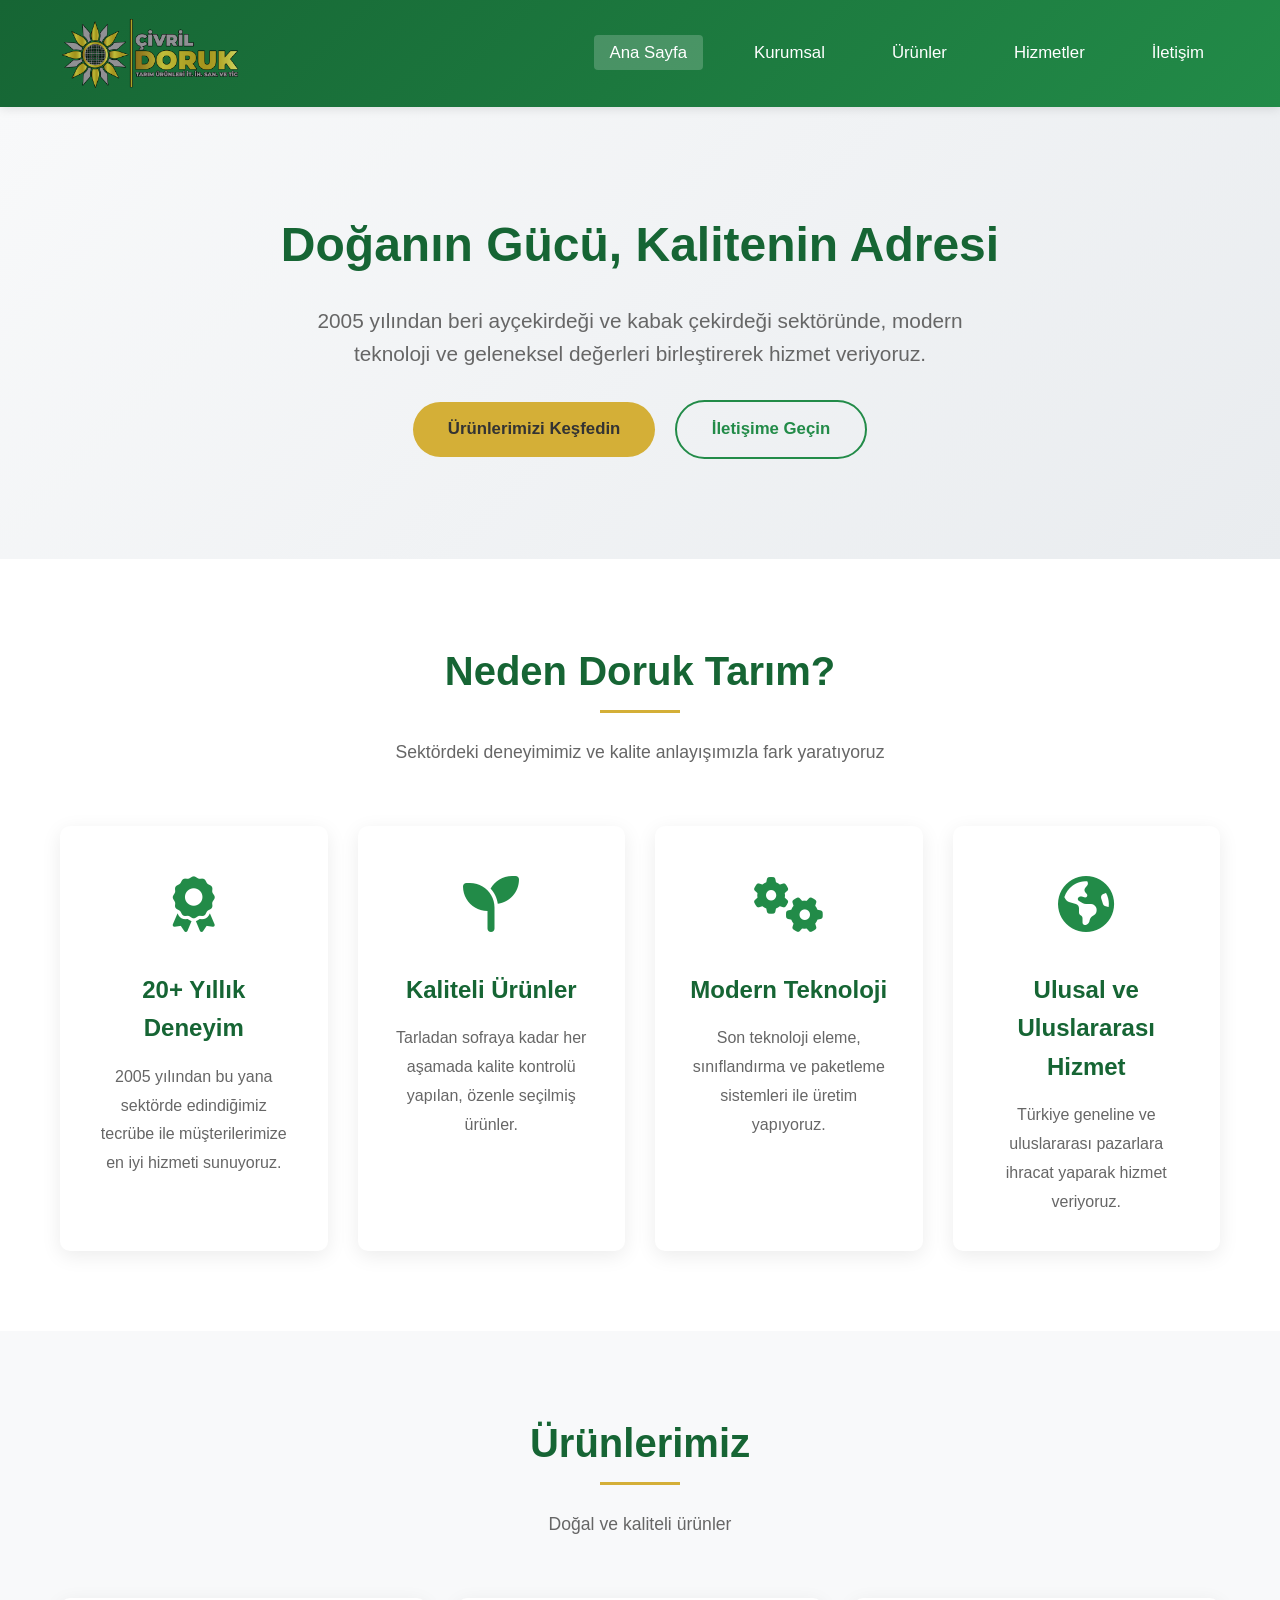
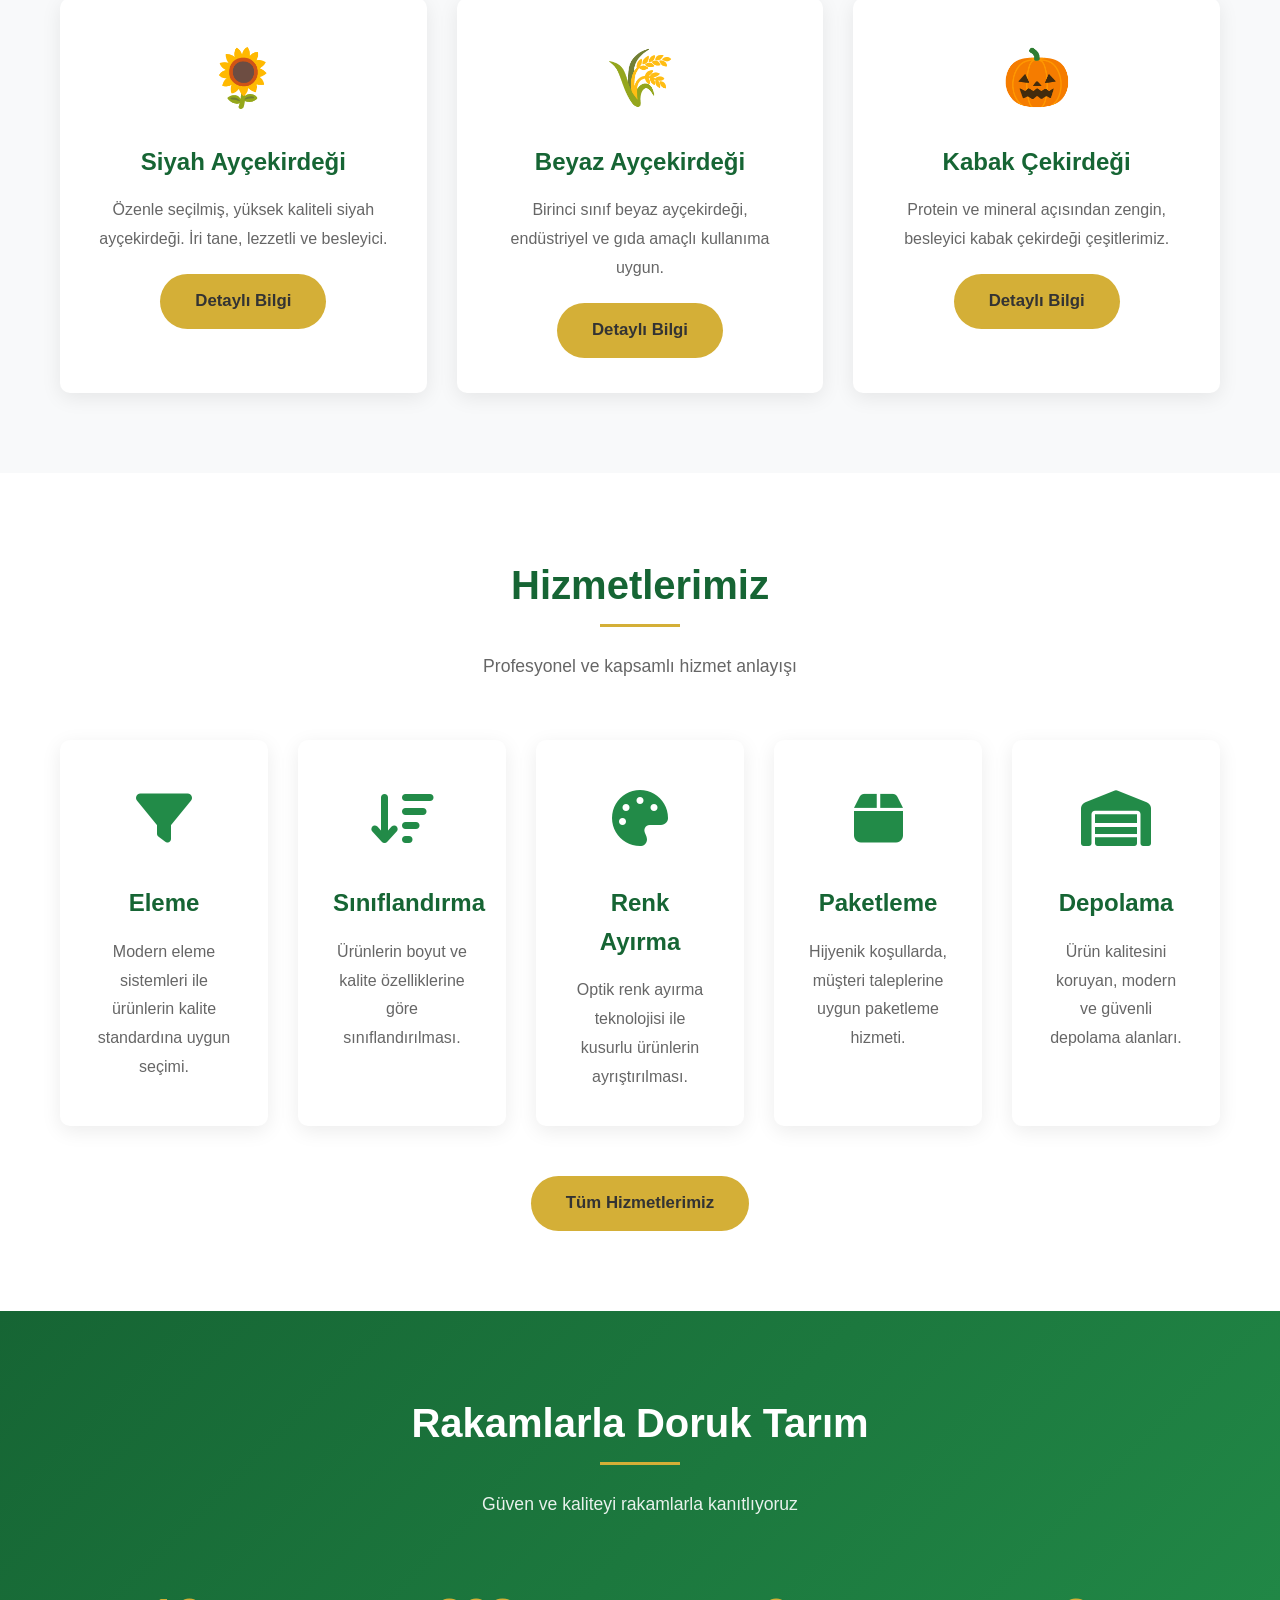
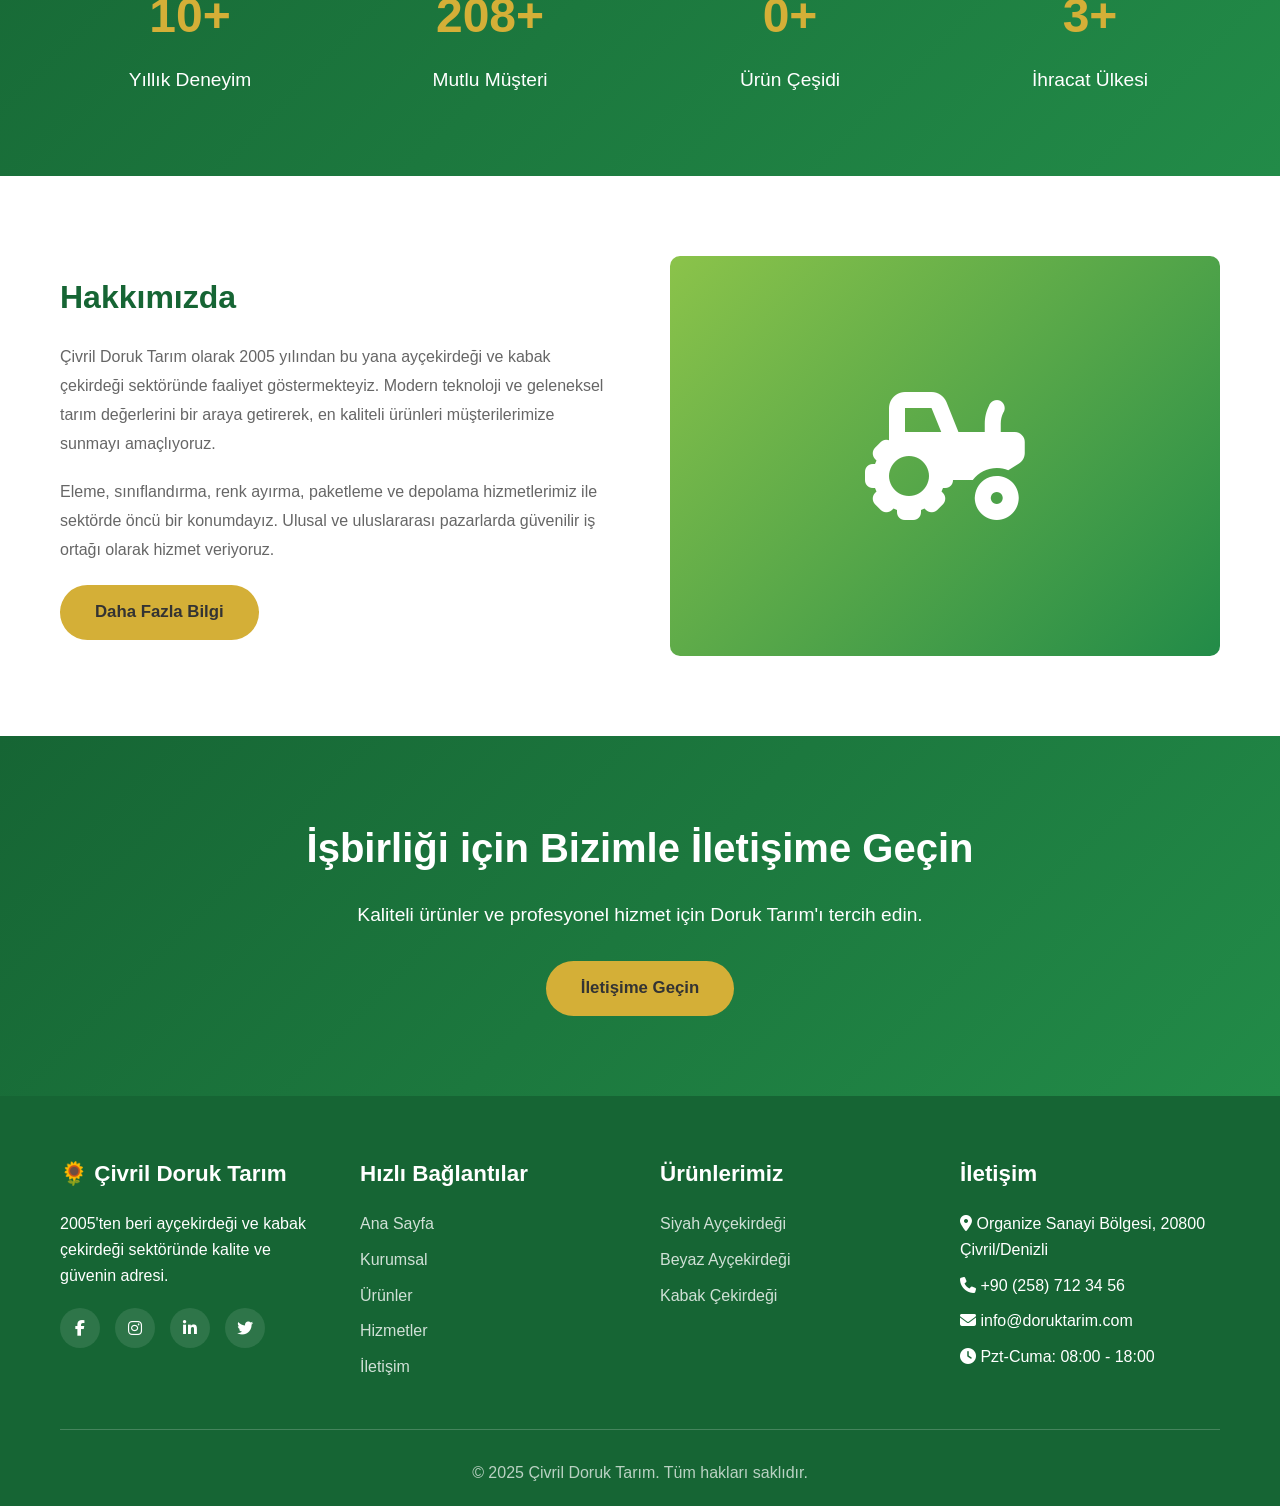
<file: index.html>
<!DOCTYPE html>
<html lang="tr">
<head>
    <meta charset="UTF-8">
    <meta name="viewport" content="width=device-width, initial-scale=1.0">
    <meta name="description" content="Çivril Doruk Tarım - Siyah ve Beyaz Ayçekirdeği, Kabak Çekirdeği üretimi ve işleme hizmetleri">
    <meta name="keywords" content="ayçekirdeği, kabak çekirdeği, tarım, Çivril, eleme, sınıflandırma, paketleme">
    <title>Çivril Doruk Tarım - Ana Sayfa</title>
    <link rel="icon" type="image/png" href="images/icon-doruk.png">
    <link rel="stylesheet" href="css/style.css">
    <link rel="stylesheet" href="https://cdnjs.cloudflare.com/ajax/libs/font-awesome/6.4.0/css/all.min.css">
</head>
<body>
    <!-- Header -->
    <header>
        <div class="container">
            <div class="header-content">
                <div class="logo">
                    <a href="index.html">
                        <img src="images/Doruk-logo.png" alt="Çivril Doruk Tarım Logo">
                    </a>
                </div>
                <nav>
                    <ul id="navMenu">
                        <li><a href="index.html" class="active">Ana Sayfa</a></li>
                        <li><a href="kurumsal.html">Kurumsal</a></li>
                        <li><a href="urunler.html">Ürünler</a></li>
                        <li><a href="hizmetler.html">Hizmetler</a></li>
                        <li><a href="iletisim.html">İletişim</a></li>
                    </ul>
                </nav>
                <button class="mobile-menu-toggle" onclick="toggleMenu()">
                    <i class="fas fa-bars"></i>
                </button>
            </div>
        </div>
    </header>

    <!-- Hero Section -->
    <section class="hero">
        <div class="container">
            <h2>Doğanın Gücü, Kalitenin Adresi</h2>
            <p>2005 yılından beri ayçekirdeği ve kabak çekirdeği sektöründe, modern teknoloji ve geleneksel değerleri birleştirerek hizmet veriyoruz.</p>
            <a href="urunler.html" class="btn">Ürünlerimizi Keşfedin</a>
            <a href="iletisim.html" class="btn btn-secondary">İletişime Geçin</a>
        </div>
    </section>

    <!-- Features Section -->
    <section>
        <div class="container">
            <div class="section-title">
                <h2>Neden Doruk Tarım?</h2>
                <p>Sektördeki deneyimimiz ve kalite anlayışımızla fark yaratıyoruz</p>
            </div>
            <div class="features-grid">
                <div class="feature-card">
                    <div class="feature-icon">
                        <i class="fas fa-award"></i>
                    </div>
                    <h3>20+ Yıllık Deneyim</h3>
                    <p>2005 yılından bu yana sektörde edindiğimiz tecrübe ile müşterilerimize en iyi hizmeti sunuyoruz.</p>
                </div>
                <div class="feature-card">
                    <div class="feature-icon">
                        <i class="fas fa-seedling"></i>
                    </div>
                    <h3>Kaliteli Ürünler</h3>
                    <p>Tarladan sofraya kadar her aşamada kalite kontrolü yapılan, özenle seçilmiş ürünler.</p>
                </div>
                <div class="feature-card">
                    <div class="feature-icon">
                        <i class="fas fa-cogs"></i>
                    </div>
                    <h3>Modern Teknoloji</h3>
                    <p>Son teknoloji eleme, sınıflandırma ve paketleme sistemleri ile üretim yapıyoruz.</p>
                </div>
                <div class="feature-card">
                    <div class="feature-icon">
                        <i class="fas fa-globe-americas"></i>
                    </div>
                    <h3>Ulusal ve Uluslararası Hizmet</h3>
                    <p>Türkiye geneline ve uluslararası pazarlara ihracat yaparak hizmet veriyoruz.</p>
                </div>
            </div>
        </div>
    </section>

    <!-- Products Preview Section -->
    <section style="background-color: var(--bg-light);">
        <div class="container">
            <div class="section-title">
                <h2>Ürünlerimiz</h2>
                <p>Doğal ve kaliteli ürünler</p>
            </div>
            <div class="products-grid">
                <div class="product-card">
                    <div class="product-icon">🌻</div>
                    <h3>Siyah Ayçekirdeği</h3>
                    <p>Özenle seçilmiş, yüksek kaliteli siyah ayçekirdeği. İri tane, lezzetli ve besleyici.</p>
                    <a href="urunler.html" class="btn" style="margin-top: 20px;">Detaylı Bilgi</a>
                </div>
                <div class="product-card">
                    <div class="product-icon">🌾</div>
                    <h3>Beyaz Ayçekirdeği</h3>
                    <p>Birinci sınıf beyaz ayçekirdeği, endüstriyel ve gıda amaçlı kullanıma uygun.</p>
                    <a href="urunler.html" class="btn" style="margin-top: 20px;">Detaylı Bilgi</a>
                </div>
                <div class="product-card">
                    <div class="product-icon">🎃</div>
                    <h3>Kabak Çekirdeği</h3>
                    <p>Protein ve mineral açısından zengin, besleyici kabak çekirdeği çeşitlerimiz.</p>
                    <a href="urunler.html" class="btn" style="margin-top: 20px;">Detaylı Bilgi</a>
                </div>
            </div>
        </div>
    </section>

    <!-- Services Preview Section -->
    <section>
        <div class="container">
            <div class="section-title">
                <h2>Hizmetlerimiz</h2>
                <p>Profesyonel ve kapsamlı hizmet anlayışı</p>
            </div>
            <div class="services-grid">
                <div class="service-card">
                    <div class="service-icon">
                        <i class="fas fa-filter"></i>
                    </div>
                    <h3>Eleme</h3>
                    <p>Modern eleme sistemleri ile ürünlerin kalite standardına uygun seçimi.</p>
                </div>
                <div class="service-card">
                    <div class="service-icon">
                        <i class="fas fa-sort-amount-down"></i>
                    </div>
                    <h3>Sınıflandırma</h3>
                    <p>Ürünlerin boyut ve kalite özelliklerine göre sınıflandırılması.</p>
                </div>
                <div class="service-card">
                    <div class="service-icon">
                        <i class="fas fa-palette"></i>
                    </div>
                    <h3>Renk Ayırma</h3>
                    <p>Optik renk ayırma teknolojisi ile kusurlu ürünlerin ayrıştırılması.</p>
                </div>
                <div class="service-card">
                    <div class="service-icon">
                        <i class="fas fa-box"></i>
                    </div>
                    <h3>Paketleme</h3>
                    <p>Hijyenik koşullarda, müşteri taleplerine uygun paketleme hizmeti.</p>
                </div>
                <div class="service-card">
                    <div class="service-icon">
                        <i class="fas fa-warehouse"></i>
                    </div>
                    <h3>Depolama</h3>
                    <p>Ürün kalitesini koruyan, modern ve güvenli depolama alanları.</p>
                </div>
            </div>
            <div style="text-align: center; margin-top: 50px;">
                <a href="hizmetler.html" class="btn">Tüm Hizmetlerimiz</a>
            </div>
        </div>
    </section>

    <!-- Stats Section -->
    <section class="stats">
        <div class="container">
            <div class="section-title" style="color: white;">
                <h2 style="color: white;">Rakamlarla Doruk Tarım</h2>
                <p style="color: rgba(255,255,255,0.9);">Güven ve kaliteyi rakamlarla kanıtlıyoruz</p>
            </div>
            <div class="stats-grid">
                <div class="stat-item">
                    <h3>20+</h3>
                    <p>Yıllık Deneyim</p>
                </div>
                <div class="stat-item">
                    <h3>500+</h3>
                    <p>Mutlu Müşteri</p>
                </div>
                <div class="stat-item">
                    <h3>3</h3>
                    <p>Ürün Çeşidi</p>
                </div>
                <div class="stat-item">
                    <h3>15+</h3>
                    <p>İhracat Ülkesi</p>
                </div>
            </div>
        </div>
    </section>

    <!-- About Preview Section -->
    <section>
        <div class="container">
            <div class="about-content">
                <div class="about-text">
                    <h3>Hakkımızda</h3>
                    <p>
                        Çivril Doruk Tarım olarak 2005 yılından bu yana ayçekirdeği ve kabak çekirdeği sektöründe
                        faaliyet göstermekteyiz. Modern teknoloji ve geleneksel tarım değerlerini bir araya getirerek,
                        en kaliteli ürünleri müşterilerimize sunmayı amaçlıyoruz.
                    </p>
                    <p>
                        Eleme, sınıflandırma, renk ayırma, paketleme ve depolama hizmetlerimiz ile sektörde
                        öncü bir konumdayız. Ulusal ve uluslararası pazarlarda güvenilir iş ortağı olarak
                        hizmet veriyoruz.
                    </p>
                    <a href="kurumsal.html" class="btn">Daha Fazla Bilgi</a>
                </div>
                <div class="about-image">
                    <i class="fas fa-tractor"></i>
                </div>
            </div>
        </div>
    </section>

    <!-- Call to Action -->
    <section style="background: linear-gradient(135deg, var(--primary-green) 0%, var(--secondary-green) 100%); color: white; text-align: center;">
        <div class="container">
            <h2 style="font-size: 2.5rem; margin-bottom: 20px; color: white;">İşbirliği için Bizimle İletişime Geçin</h2>
            <p style="font-size: 1.2rem; margin-bottom: 30px; max-width: 700px; margin-left: auto; margin-right: auto;">
                Kaliteli ürünler ve profesyonel hizmet için Doruk Tarım'ı tercih edin.
            </p>
            <a href="iletisim.html" class="btn">İletişime Geçin</a>
        </div>
    </section>

    <!-- Footer -->
    <footer>
        <div class="container">
            <div class="footer-content">
                <div class="footer-section">
                    <h3>🌻 Çivril Doruk Tarım</h3>
                    <p>2005'ten beri ayçekirdeği ve kabak çekirdeği sektöründe kalite ve güvenin adresi.</p>
                    <div class="social-links">
                        <a href="#" aria-label="Facebook"><i class="fab fa-facebook-f"></i></a>
                        <a href="#" aria-label="Instagram"><i class="fab fa-instagram"></i></a>
                        <a href="#" aria-label="LinkedIn"><i class="fab fa-linkedin-in"></i></a>
                        <a href="#" aria-label="Twitter"><i class="fab fa-twitter"></i></a>
                    </div>
                </div>
                <div class="footer-section">
                    <h3>Hızlı Bağlantılar</h3>
                    <ul>
                        <li><a href="index.html">Ana Sayfa</a></li>
                        <li><a href="kurumsal.html">Kurumsal</a></li>
                        <li><a href="urunler.html">Ürünler</a></li>
                        <li><a href="hizmetler.html">Hizmetler</a></li>
                        <li><a href="iletisim.html">İletişim</a></li>
                    </ul>
                </div>
                <div class="footer-section">
                    <h3>Ürünlerimiz</h3>
                    <ul>
                        <li><a href="urunler.html#siyah">Siyah Ayçekirdeği</a></li>
                        <li><a href="urunler.html#beyaz">Beyaz Ayçekirdeği</a></li>
                        <li><a href="urunler.html#kabak">Kabak Çekirdeği</a></li>
                    </ul>
                </div>
                <div class="footer-section">
                    <h3>İletişim</h3>
                    <ul>
                        <li><i class="fas fa-map-marker-alt"></i> Organize Sanayi Bölgesi, 20800 Çivril/Denizli</li>
                        <li><i class="fas fa-phone"></i> +90 (258) 712 34 56</li>
                        <li><i class="fas fa-envelope"></i> info@doruktarim.com</li>
                        <li><i class="fas fa-clock"></i> Pzt-Cuma: 08:00 - 18:00</li>
                    </ul>
                </div>
            </div>
            <div class="footer-bottom">
                <p>&copy; 2025 Çivril Doruk Tarım. Tüm hakları saklıdır.</p>
            </div>
        </div>
    </footer>

    <script src="js/main.js"></script>
</body>
</html>
</file>
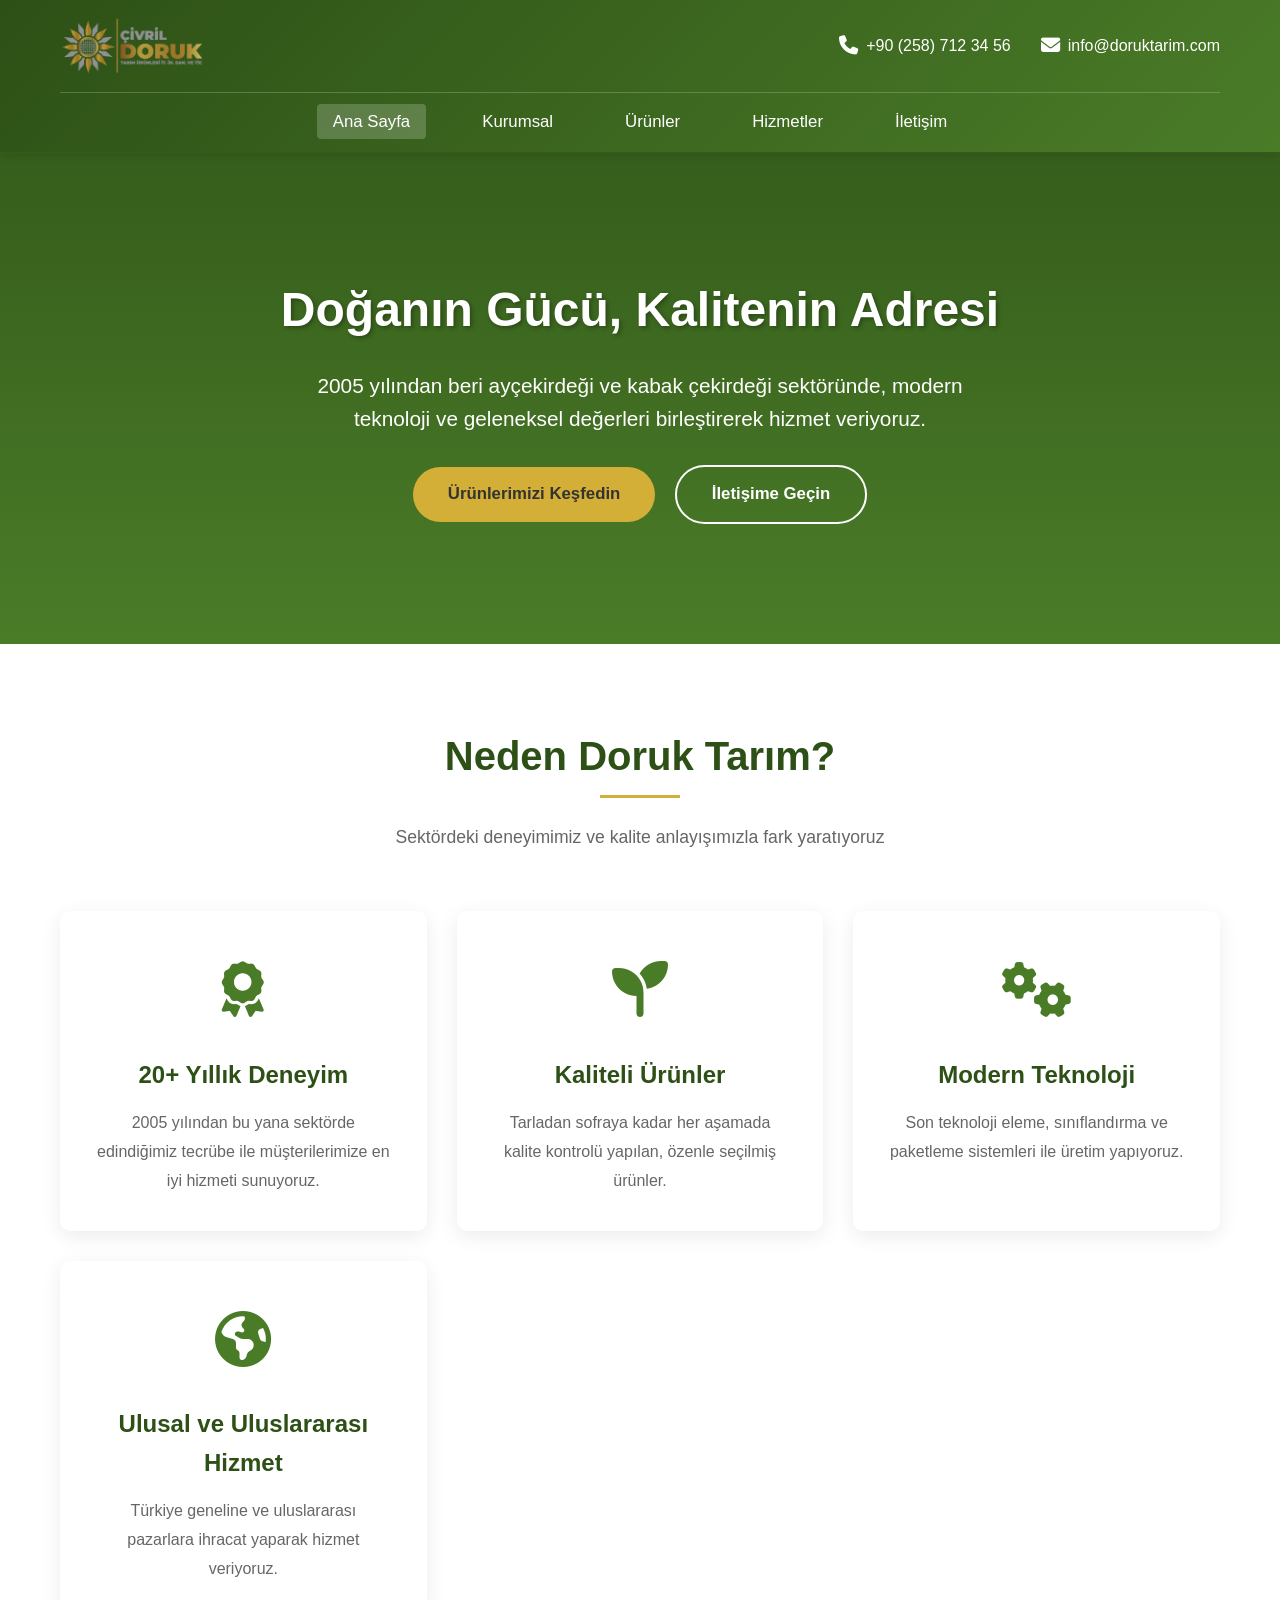
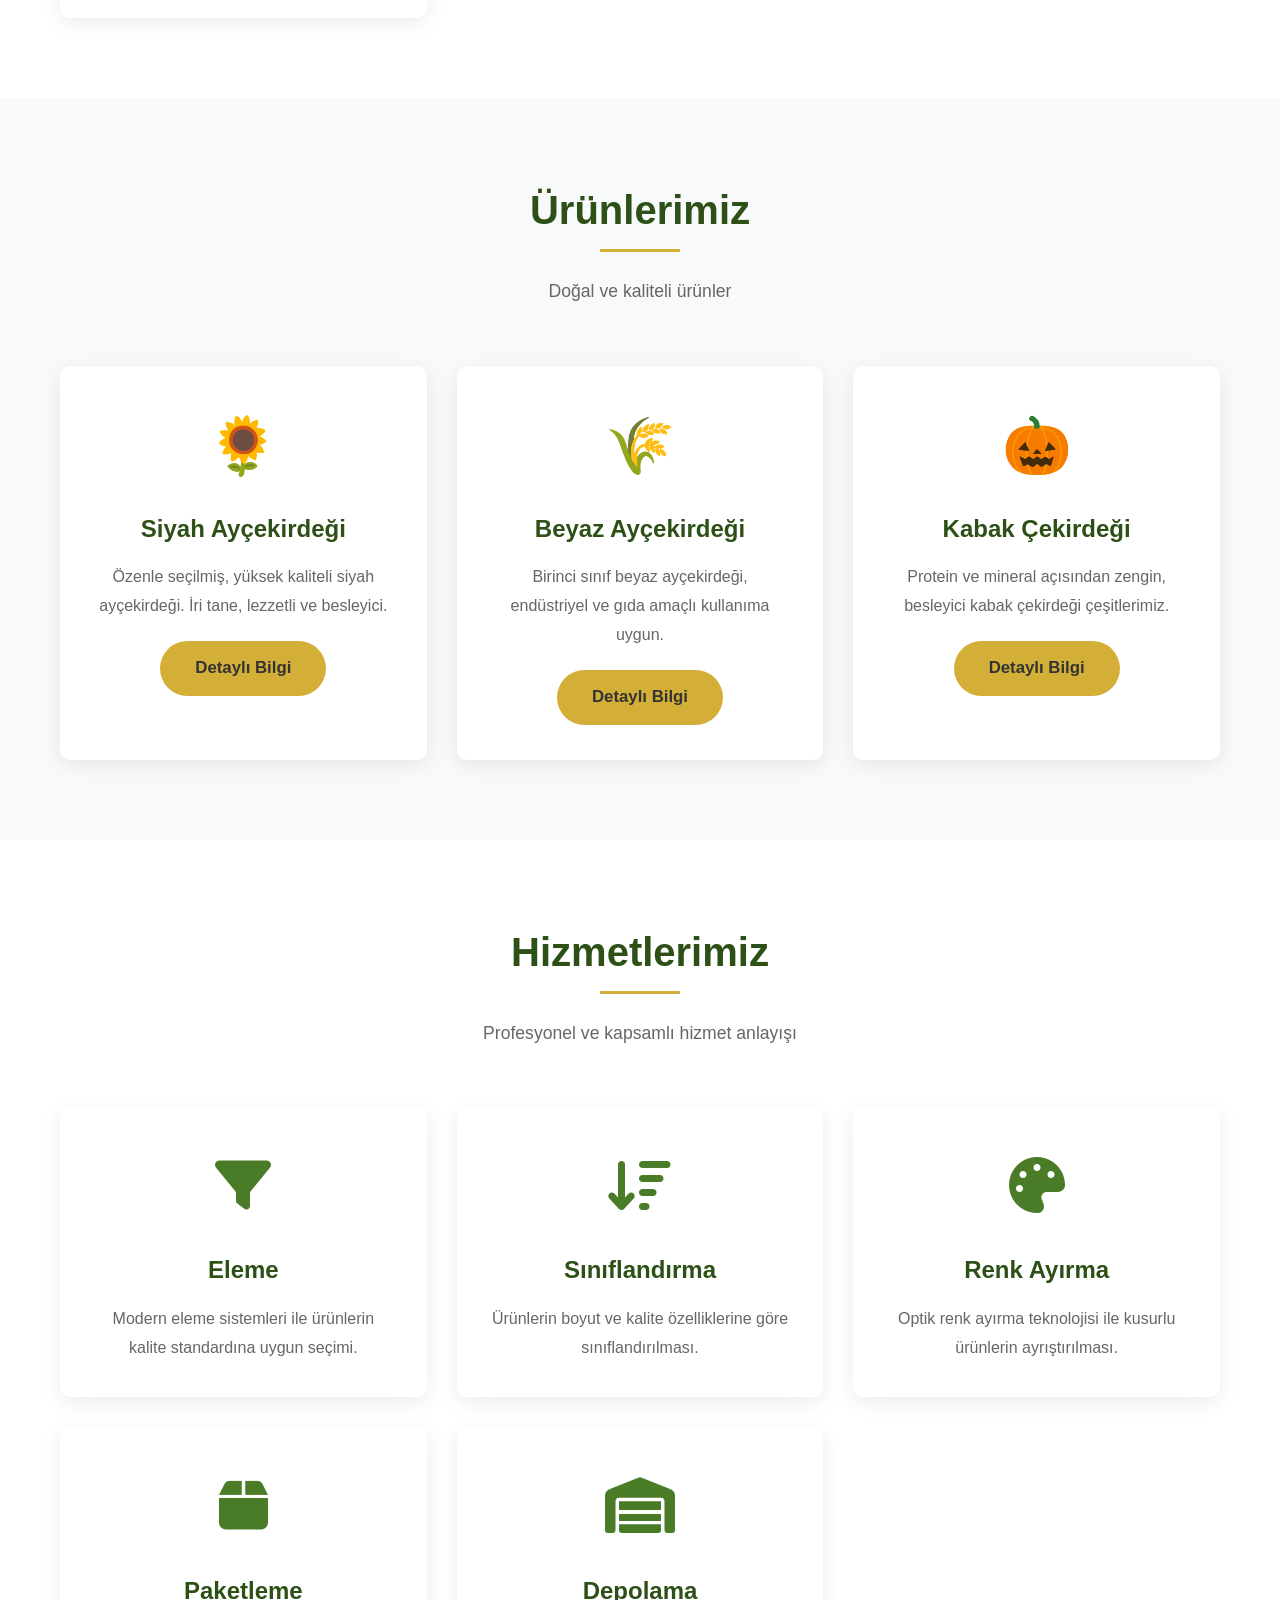
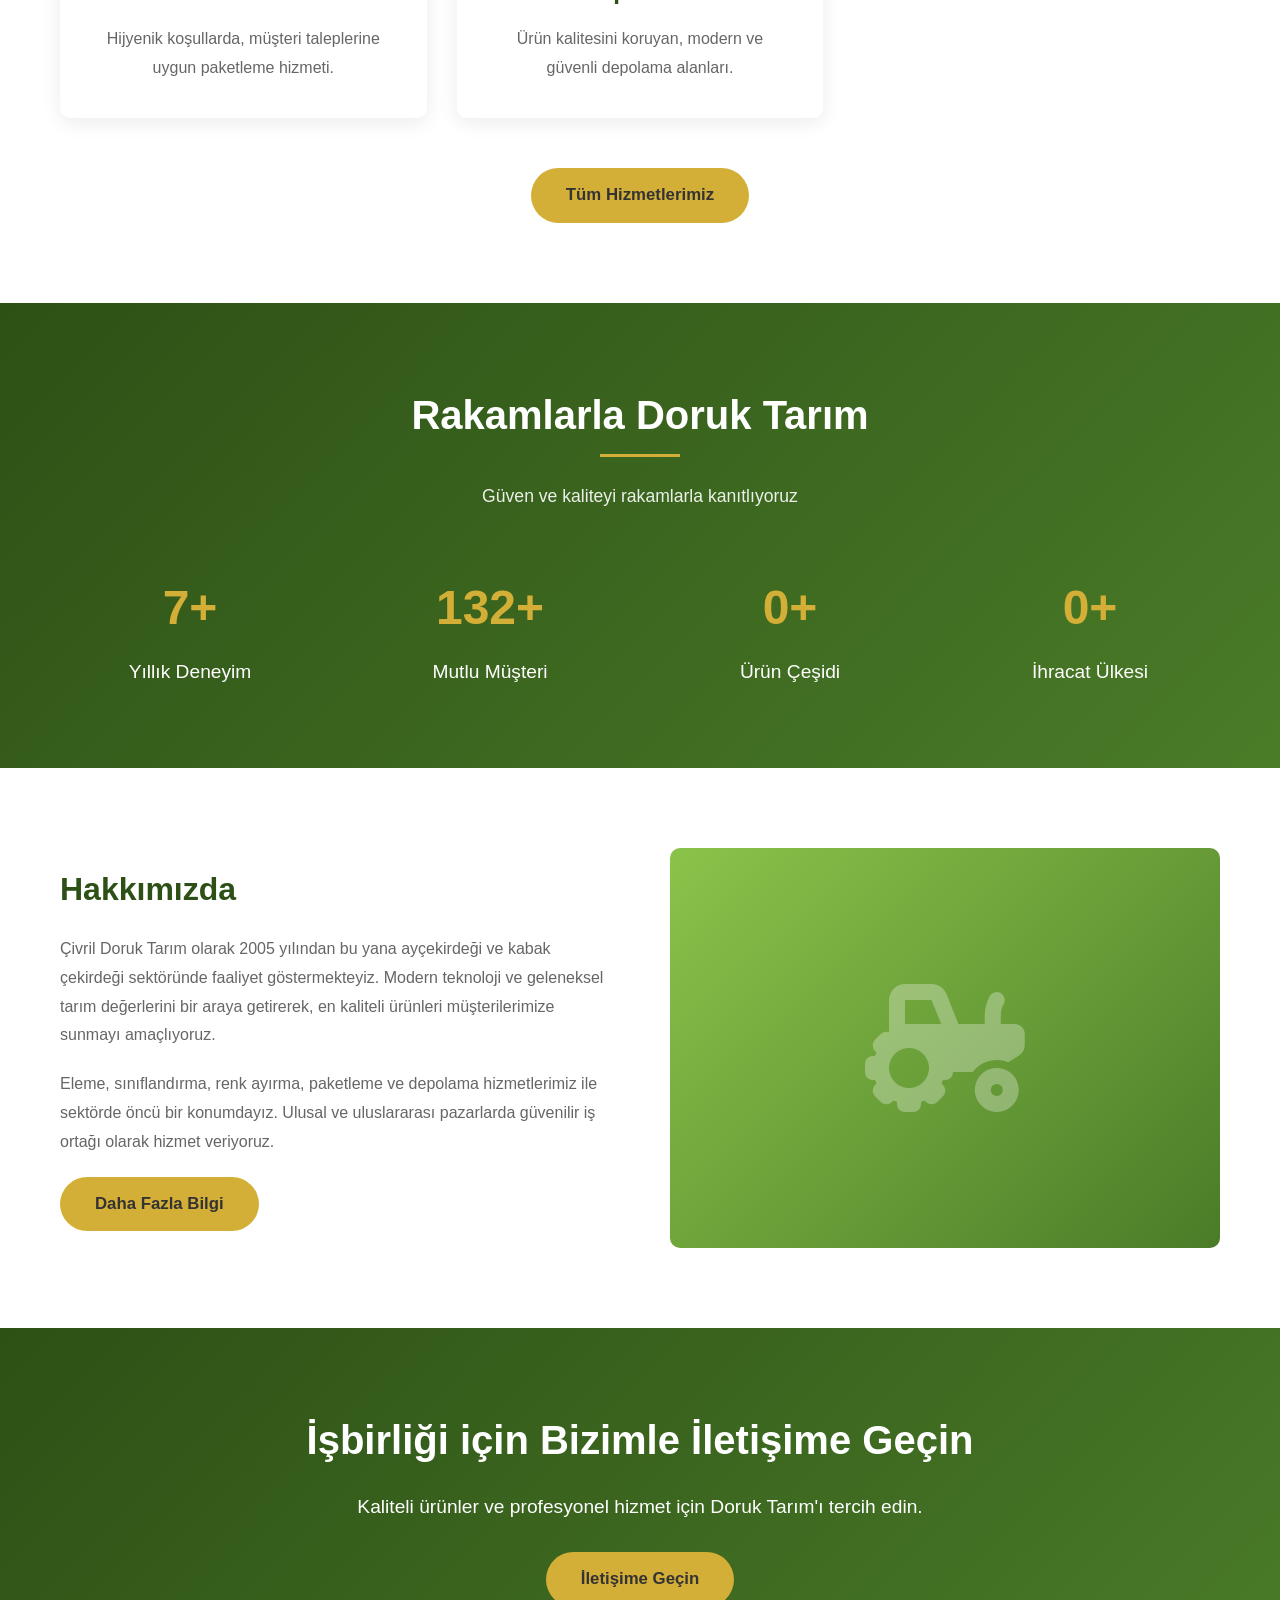
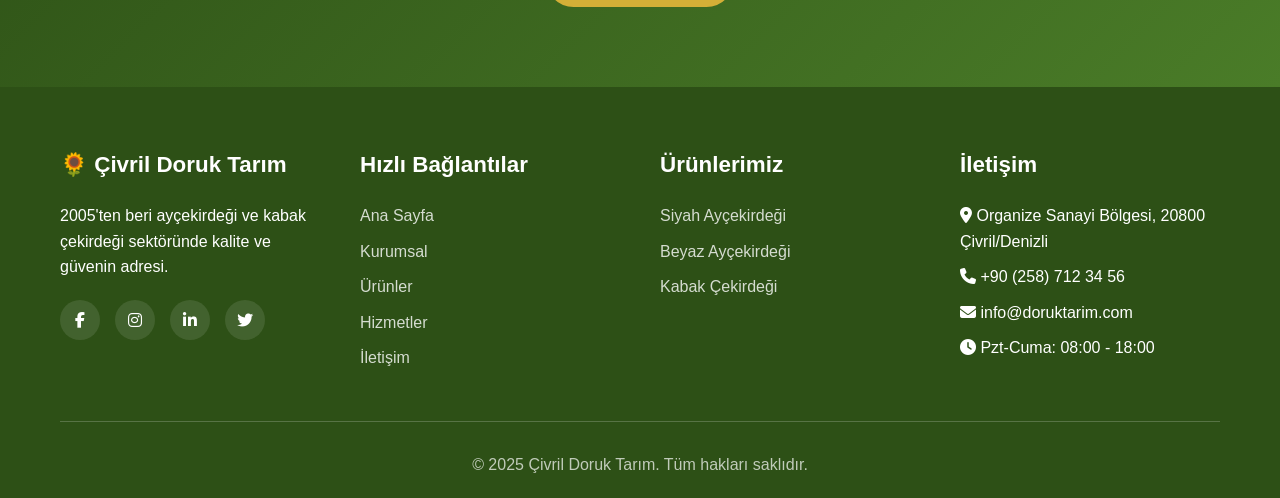
<file: doruk-tarim-website/index.html>
<!DOCTYPE html>
<html lang="tr">
<head>
    <meta charset="UTF-8">
    <meta name="viewport" content="width=device-width, initial-scale=1.0">
    <meta name="description" content="Çivril Doruk Tarım - Siyah ve Beyaz Ayçekirdeği, Kabak Çekirdeği üretimi ve işleme hizmetleri">
    <meta name="keywords" content="ayçekirdeği, kabak çekirdeği, tarım, Çivril, eleme, sınıflandırma, paketleme">
    <title>Çivril Doruk Tarım - Ana Sayfa</title>
    <link rel="icon" type="image/png" href="images/icon-doruk.png">
    <link rel="stylesheet" href="css/style.css">
    <link rel="stylesheet" href="https://cdnjs.cloudflare.com/ajax/libs/font-awesome/6.4.0/css/all.min.css">
</head>
<body>
    <!-- Header -->
    <header>
        <div class="container">
            <div class="header-top">
                <div class="logo">
                    <a href="index.html" style="display: flex; align-items: center; text-decoration: none; color: inherit;">
                        <img src="images/Doruk-logo.png" alt="Çivril Doruk Tarım Logo" style="height: 60px; margin-right: 15px;">
                    </a>
                </div>
                <div class="header-contact">
                    <div class="contact-item">
                        <i class="fas fa-phone"></i>
                        <span>+90 (258) 712 34 56</span>
                    </div>
                    <div class="contact-item">
                        <i class="fas fa-envelope"></i>
                        <span>info@doruktarim.com</span>
                    </div>
                </div>
                <button class="mobile-menu-toggle" onclick="toggleMenu()">
                    <i class="fas fa-bars"></i>
                </button>
            </div>
            <nav>
                <ul id="navMenu">
                    <li><a href="index.html" class="active">Ana Sayfa</a></li>
                    <li><a href="kurumsal.html">Kurumsal</a></li>
                    <li><a href="urunler.html">Ürünler</a></li>
                    <li><a href="hizmetler.html">Hizmetler</a></li>
                    <li><a href="iletisim.html">İletişim</a></li>
                </ul>
            </nav>
        </div>
    </header>

    <!-- Hero Section -->
    <section class="hero">
        <div class="container">
            <h2>Doğanın Gücü, Kalitenin Adresi</h2>
            <p>2005 yılından beri ayçekirdeği ve kabak çekirdeği sektöründe, modern teknoloji ve geleneksel değerleri birleştirerek hizmet veriyoruz.</p>
            <a href="urunler.html" class="btn">Ürünlerimizi Keşfedin</a>
            <a href="iletisim.html" class="btn btn-secondary">İletişime Geçin</a>
        </div>
    </section>

    <!-- Features Section -->
    <section>
        <div class="container">
            <div class="section-title">
                <h2>Neden Doruk Tarım?</h2>
                <p>Sektördeki deneyimimiz ve kalite anlayışımızla fark yaratıyoruz</p>
            </div>
            <div class="features-grid">
                <div class="feature-card">
                    <div class="feature-icon">
                        <i class="fas fa-award"></i>
                    </div>
                    <h3>20+ Yıllık Deneyim</h3>
                    <p>2005 yılından bu yana sektörde edindiğimiz tecrübe ile müşterilerimize en iyi hizmeti sunuyoruz.</p>
                </div>
                <div class="feature-card">
                    <div class="feature-icon">
                        <i class="fas fa-seedling"></i>
                    </div>
                    <h3>Kaliteli Ürünler</h3>
                    <p>Tarladan sofraya kadar her aşamada kalite kontrolü yapılan, özenle seçilmiş ürünler.</p>
                </div>
                <div class="feature-card">
                    <div class="feature-icon">
                        <i class="fas fa-cogs"></i>
                    </div>
                    <h3>Modern Teknoloji</h3>
                    <p>Son teknoloji eleme, sınıflandırma ve paketleme sistemleri ile üretim yapıyoruz.</p>
                </div>
                <div class="feature-card">
                    <div class="feature-icon">
                        <i class="fas fa-globe-americas"></i>
                    </div>
                    <h3>Ulusal ve Uluslararası Hizmet</h3>
                    <p>Türkiye geneline ve uluslararası pazarlara ihracat yaparak hizmet veriyoruz.</p>
                </div>
            </div>
        </div>
    </section>

    <!-- Products Preview Section -->
    <section style="background-color: var(--bg-light);">
        <div class="container">
            <div class="section-title">
                <h2>Ürünlerimiz</h2>
                <p>Doğal ve kaliteli ürünler</p>
            </div>
            <div class="products-grid">
                <div class="product-card">
                    <div class="product-icon">🌻</div>
                    <h3>Siyah Ayçekirdeği</h3>
                    <p>Özenle seçilmiş, yüksek kaliteli siyah ayçekirdeği. İri tane, lezzetli ve besleyici.</p>
                    <a href="urunler.html" class="btn" style="margin-top: 20px;">Detaylı Bilgi</a>
                </div>
                <div class="product-card">
                    <div class="product-icon">🌾</div>
                    <h3>Beyaz Ayçekirdeği</h3>
                    <p>Birinci sınıf beyaz ayçekirdeği, endüstriyel ve gıda amaçlı kullanıma uygun.</p>
                    <a href="urunler.html" class="btn" style="margin-top: 20px;">Detaylı Bilgi</a>
                </div>
                <div class="product-card">
                    <div class="product-icon">🎃</div>
                    <h3>Kabak Çekirdeği</h3>
                    <p>Protein ve mineral açısından zengin, besleyici kabak çekirdeği çeşitlerimiz.</p>
                    <a href="urunler.html" class="btn" style="margin-top: 20px;">Detaylı Bilgi</a>
                </div>
            </div>
        </div>
    </section>

    <!-- Services Preview Section -->
    <section>
        <div class="container">
            <div class="section-title">
                <h2>Hizmetlerimiz</h2>
                <p>Profesyonel ve kapsamlı hizmet anlayışı</p>
            </div>
            <div class="services-grid">
                <div class="service-card">
                    <div class="service-icon">
                        <i class="fas fa-filter"></i>
                    </div>
                    <h3>Eleme</h3>
                    <p>Modern eleme sistemleri ile ürünlerin kalite standardına uygun seçimi.</p>
                </div>
                <div class="service-card">
                    <div class="service-icon">
                        <i class="fas fa-sort-amount-down"></i>
                    </div>
                    <h3>Sınıflandırma</h3>
                    <p>Ürünlerin boyut ve kalite özelliklerine göre sınıflandırılması.</p>
                </div>
                <div class="service-card">
                    <div class="service-icon">
                        <i class="fas fa-palette"></i>
                    </div>
                    <h3>Renk Ayırma</h3>
                    <p>Optik renk ayırma teknolojisi ile kusurlu ürünlerin ayrıştırılması.</p>
                </div>
                <div class="service-card">
                    <div class="service-icon">
                        <i class="fas fa-box"></i>
                    </div>
                    <h3>Paketleme</h3>
                    <p>Hijyenik koşullarda, müşteri taleplerine uygun paketleme hizmeti.</p>
                </div>
                <div class="service-card">
                    <div class="service-icon">
                        <i class="fas fa-warehouse"></i>
                    </div>
                    <h3>Depolama</h3>
                    <p>Ürün kalitesini koruyan, modern ve güvenli depolama alanları.</p>
                </div>
            </div>
            <div style="text-align: center; margin-top: 50px;">
                <a href="hizmetler.html" class="btn">Tüm Hizmetlerimiz</a>
            </div>
        </div>
    </section>

    <!-- Stats Section -->
    <section class="stats">
        <div class="container">
            <div class="section-title" style="color: white;">
                <h2 style="color: white;">Rakamlarla Doruk Tarım</h2>
                <p style="color: rgba(255,255,255,0.9);">Güven ve kaliteyi rakamlarla kanıtlıyoruz</p>
            </div>
            <div class="stats-grid">
                <div class="stat-item">
                    <h3>20+</h3>
                    <p>Yıllık Deneyim</p>
                </div>
                <div class="stat-item">
                    <h3>500+</h3>
                    <p>Mutlu Müşteri</p>
                </div>
                <div class="stat-item">
                    <h3>3</h3>
                    <p>Ürün Çeşidi</p>
                </div>
                <div class="stat-item">
                    <h3>15+</h3>
                    <p>İhracat Ülkesi</p>
                </div>
            </div>
        </div>
    </section>

    <!-- About Preview Section -->
    <section>
        <div class="container">
            <div class="about-content">
                <div class="about-text">
                    <h3>Hakkımızda</h3>
                    <p>
                        Çivril Doruk Tarım olarak 2005 yılından bu yana ayçekirdeği ve kabak çekirdeği sektöründe
                        faaliyet göstermekteyiz. Modern teknoloji ve geleneksel tarım değerlerini bir araya getirerek,
                        en kaliteli ürünleri müşterilerimize sunmayı amaçlıyoruz.
                    </p>
                    <p>
                        Eleme, sınıflandırma, renk ayırma, paketleme ve depolama hizmetlerimiz ile sektörde
                        öncü bir konumdayız. Ulusal ve uluslararası pazarlarda güvenilir iş ortağı olarak
                        hizmet veriyoruz.
                    </p>
                    <a href="kurumsal.html" class="btn">Daha Fazla Bilgi</a>
                </div>
                <div class="about-image">
                    <i class="fas fa-tractor"></i>
                </div>
            </div>
        </div>
    </section>

    <!-- Call to Action -->
    <section style="background: linear-gradient(135deg, var(--primary-green) 0%, var(--secondary-green) 100%); color: white; text-align: center;">
        <div class="container">
            <h2 style="font-size: 2.5rem; margin-bottom: 20px; color: white;">İşbirliği için Bizimle İletişime Geçin</h2>
            <p style="font-size: 1.2rem; margin-bottom: 30px; max-width: 700px; margin-left: auto; margin-right: auto;">
                Kaliteli ürünler ve profesyonel hizmet için Doruk Tarım'ı tercih edin.
            </p>
            <a href="iletisim.html" class="btn">İletişime Geçin</a>
        </div>
    </section>

    <!-- Footer -->
    <footer>
        <div class="container">
            <div class="footer-content">
                <div class="footer-section">
                    <h3>🌻 Çivril Doruk Tarım</h3>
                    <p>2005'ten beri ayçekirdeği ve kabak çekirdeği sektöründe kalite ve güvenin adresi.</p>
                    <div class="social-links">
                        <a href="#" aria-label="Facebook"><i class="fab fa-facebook-f"></i></a>
                        <a href="#" aria-label="Instagram"><i class="fab fa-instagram"></i></a>
                        <a href="#" aria-label="LinkedIn"><i class="fab fa-linkedin-in"></i></a>
                        <a href="#" aria-label="Twitter"><i class="fab fa-twitter"></i></a>
                    </div>
                </div>
                <div class="footer-section">
                    <h3>Hızlı Bağlantılar</h3>
                    <ul>
                        <li><a href="index.html">Ana Sayfa</a></li>
                        <li><a href="kurumsal.html">Kurumsal</a></li>
                        <li><a href="urunler.html">Ürünler</a></li>
                        <li><a href="hizmetler.html">Hizmetler</a></li>
                        <li><a href="iletisim.html">İletişim</a></li>
                    </ul>
                </div>
                <div class="footer-section">
                    <h3>Ürünlerimiz</h3>
                    <ul>
                        <li><a href="urunler.html#siyah">Siyah Ayçekirdeği</a></li>
                        <li><a href="urunler.html#beyaz">Beyaz Ayçekirdeği</a></li>
                        <li><a href="urunler.html#kabak">Kabak Çekirdeği</a></li>
                    </ul>
                </div>
                <div class="footer-section">
                    <h3>İletişim</h3>
                    <ul>
                        <li><i class="fas fa-map-marker-alt"></i> Organize Sanayi Bölgesi, 20800 Çivril/Denizli</li>
                        <li><i class="fas fa-phone"></i> +90 (258) 712 34 56</li>
                        <li><i class="fas fa-envelope"></i> info@doruktarim.com</li>
                        <li><i class="fas fa-clock"></i> Pzt-Cuma: 08:00 - 18:00</li>
                    </ul>
                </div>
            </div>
            <div class="footer-bottom">
                <p>&copy; 2025 Çivril Doruk Tarım. Tüm hakları saklıdır.</p>
            </div>
        </div>
    </footer>

    <script src="js/main.js"></script>
</body>
</html>
</file>
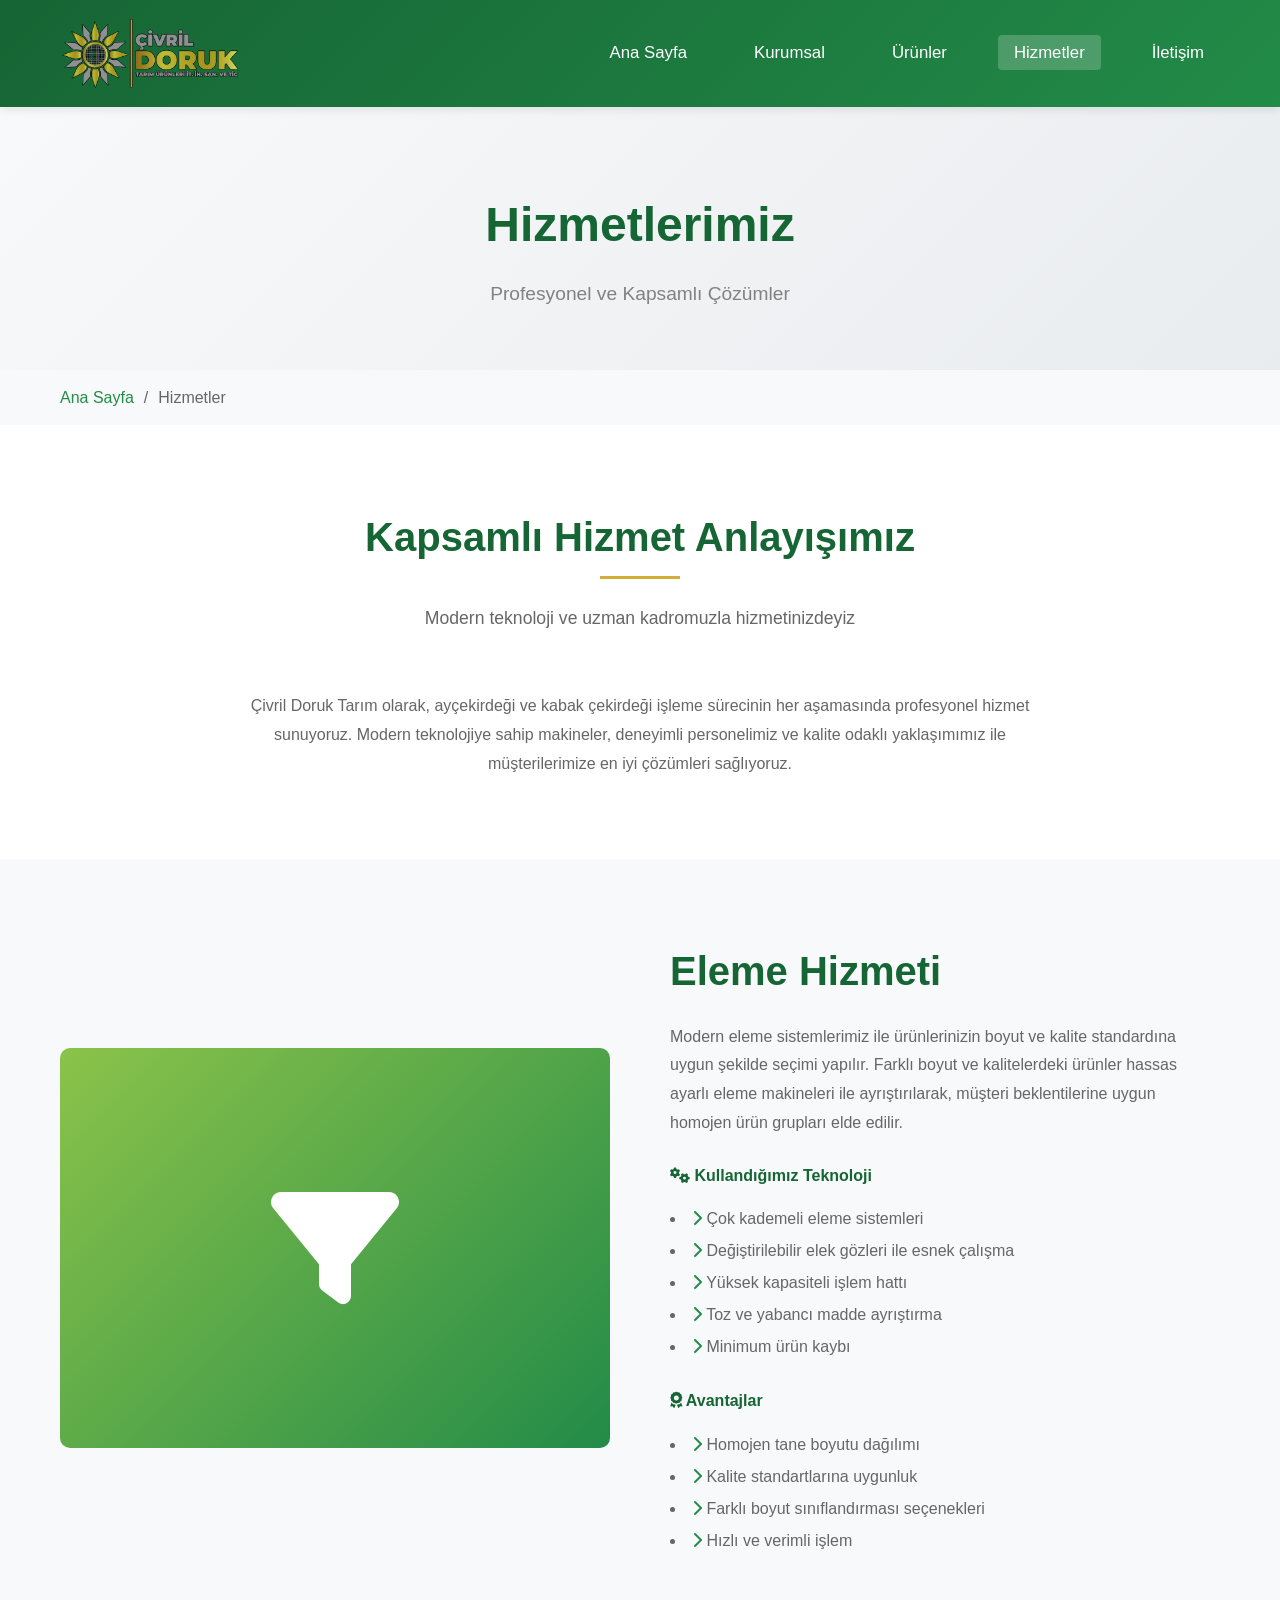
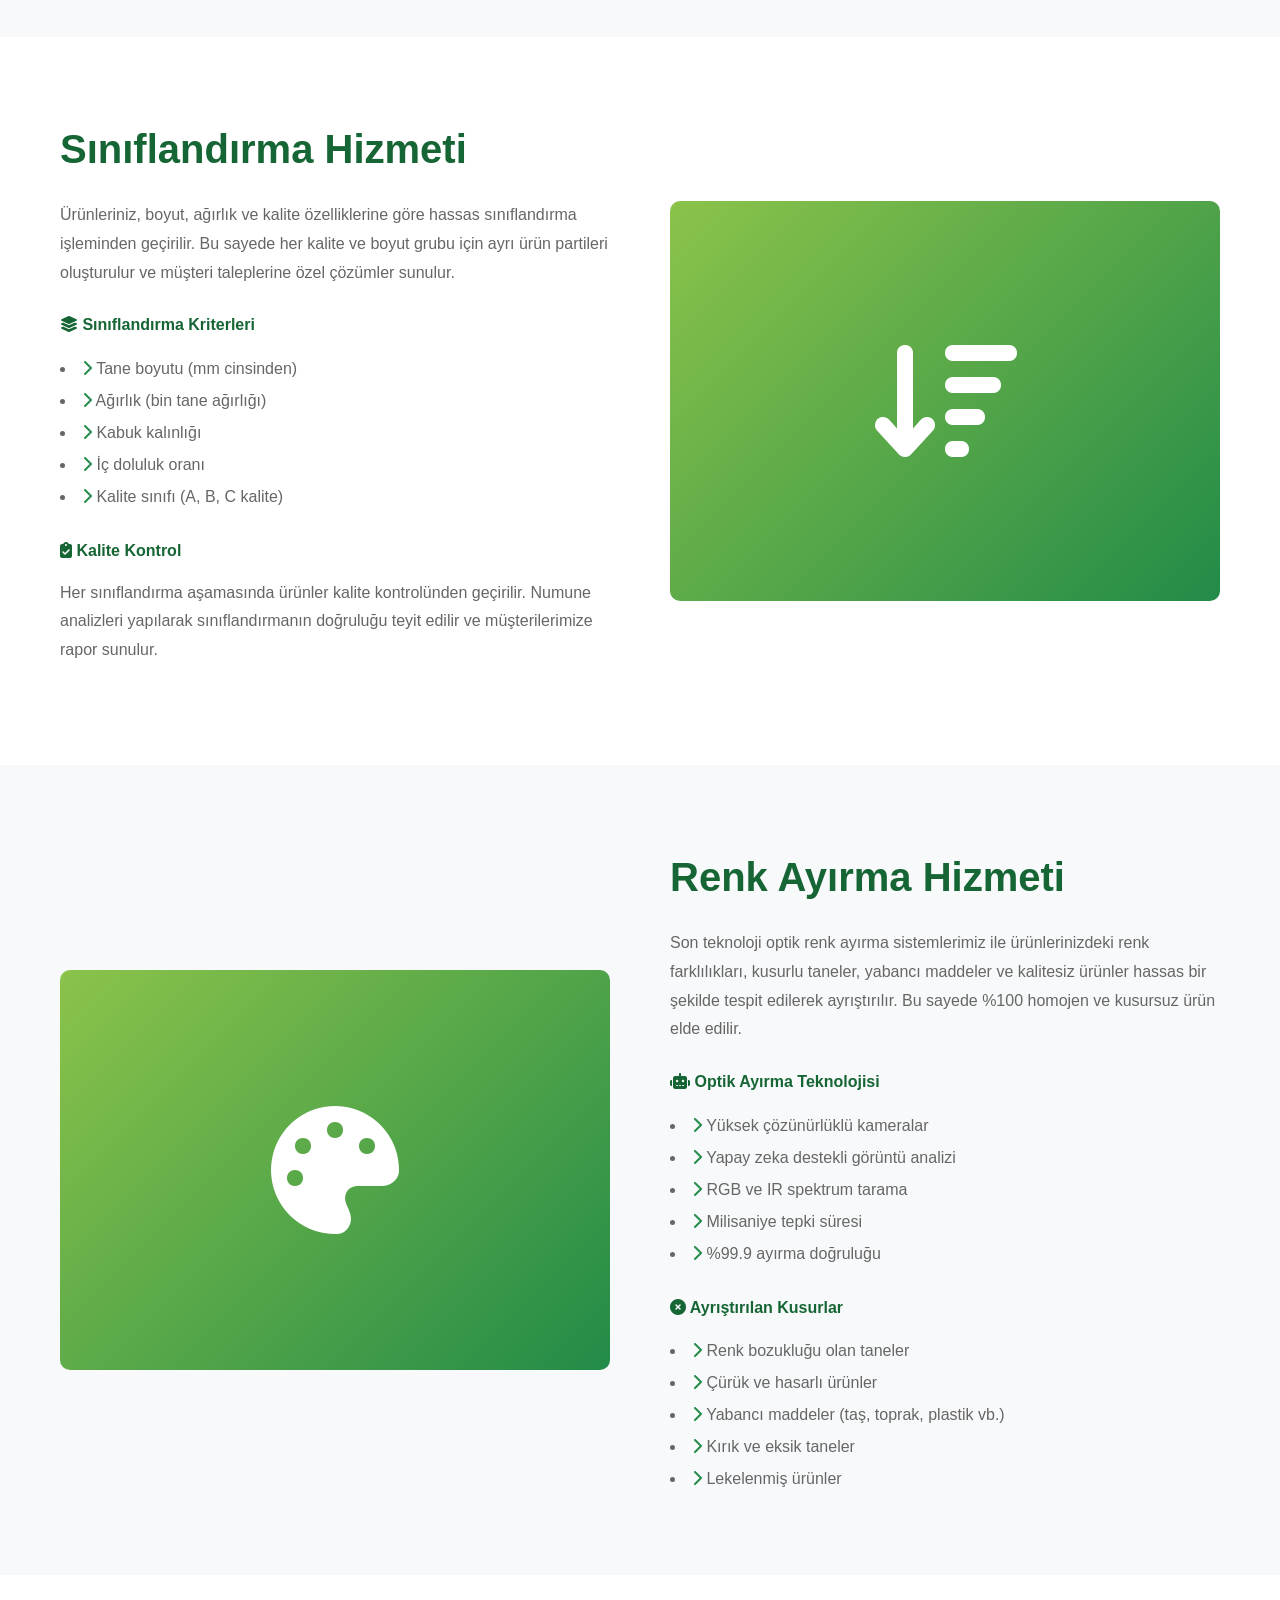
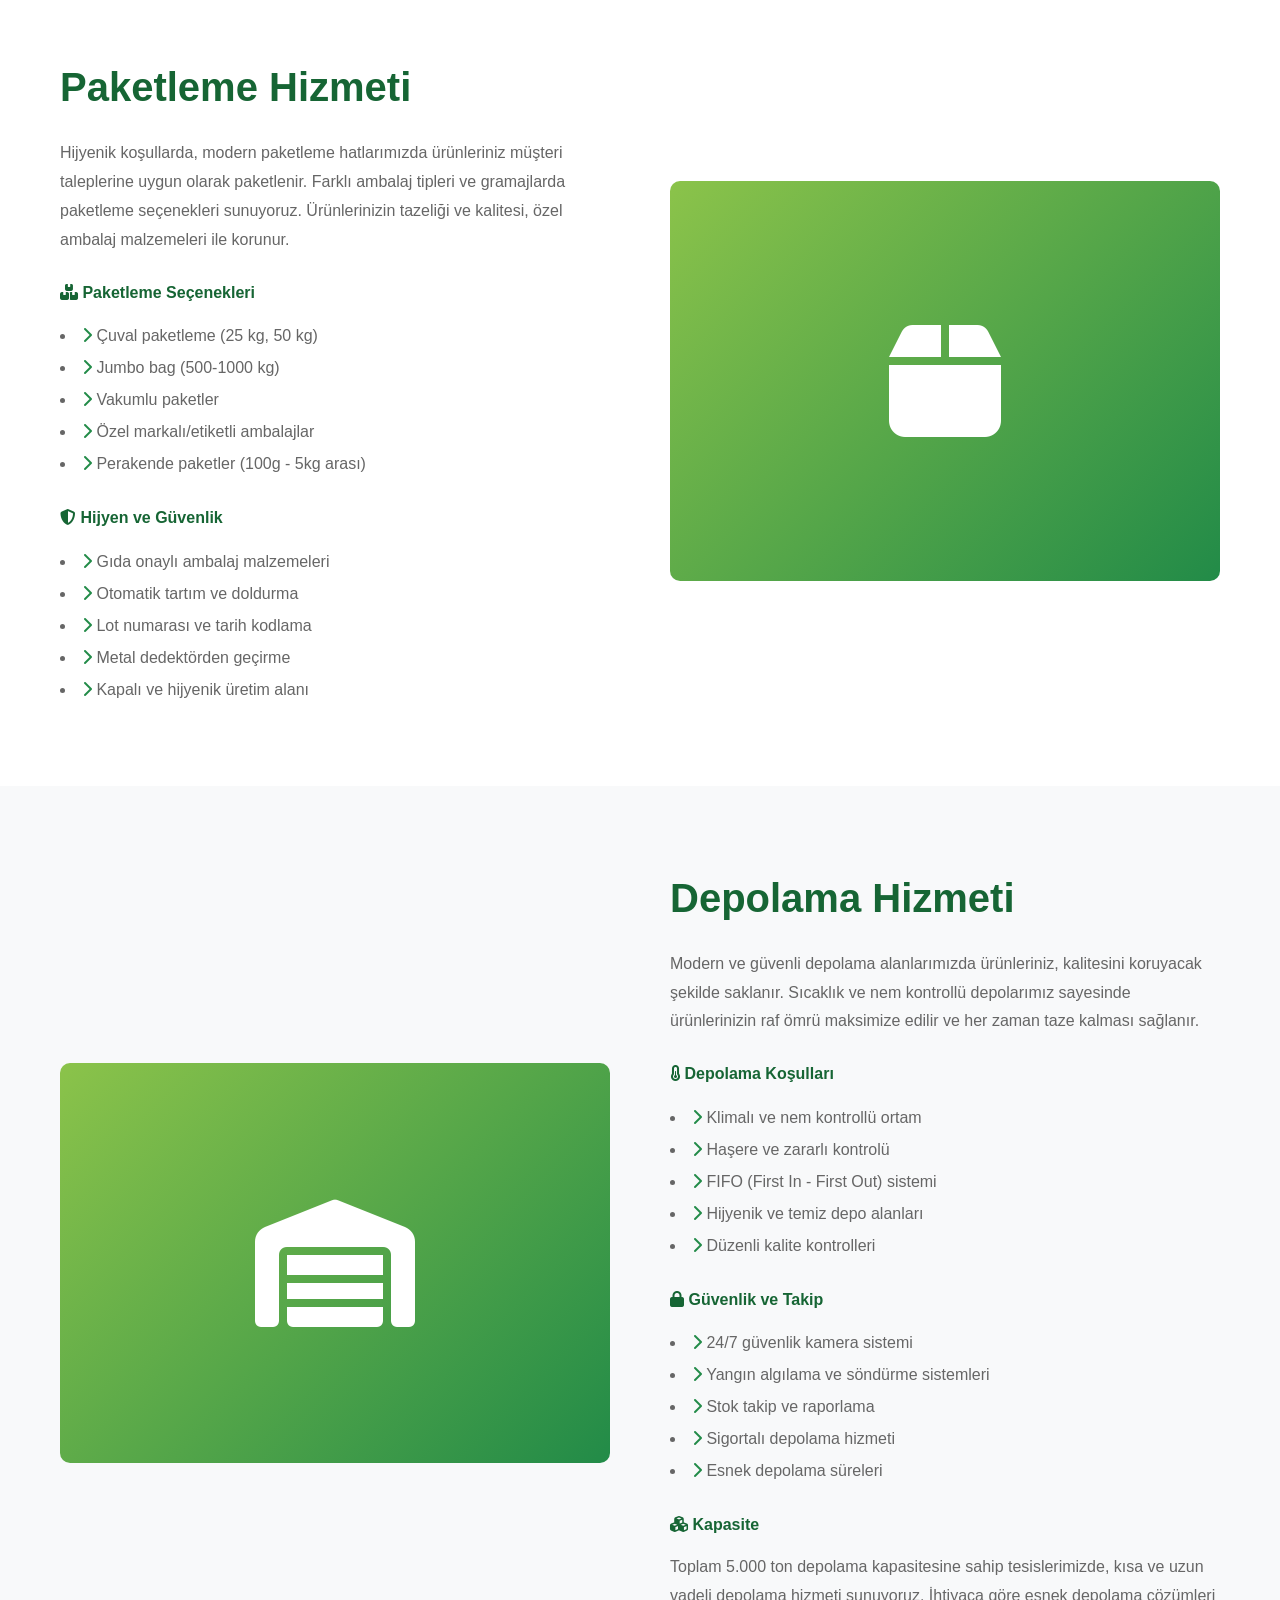
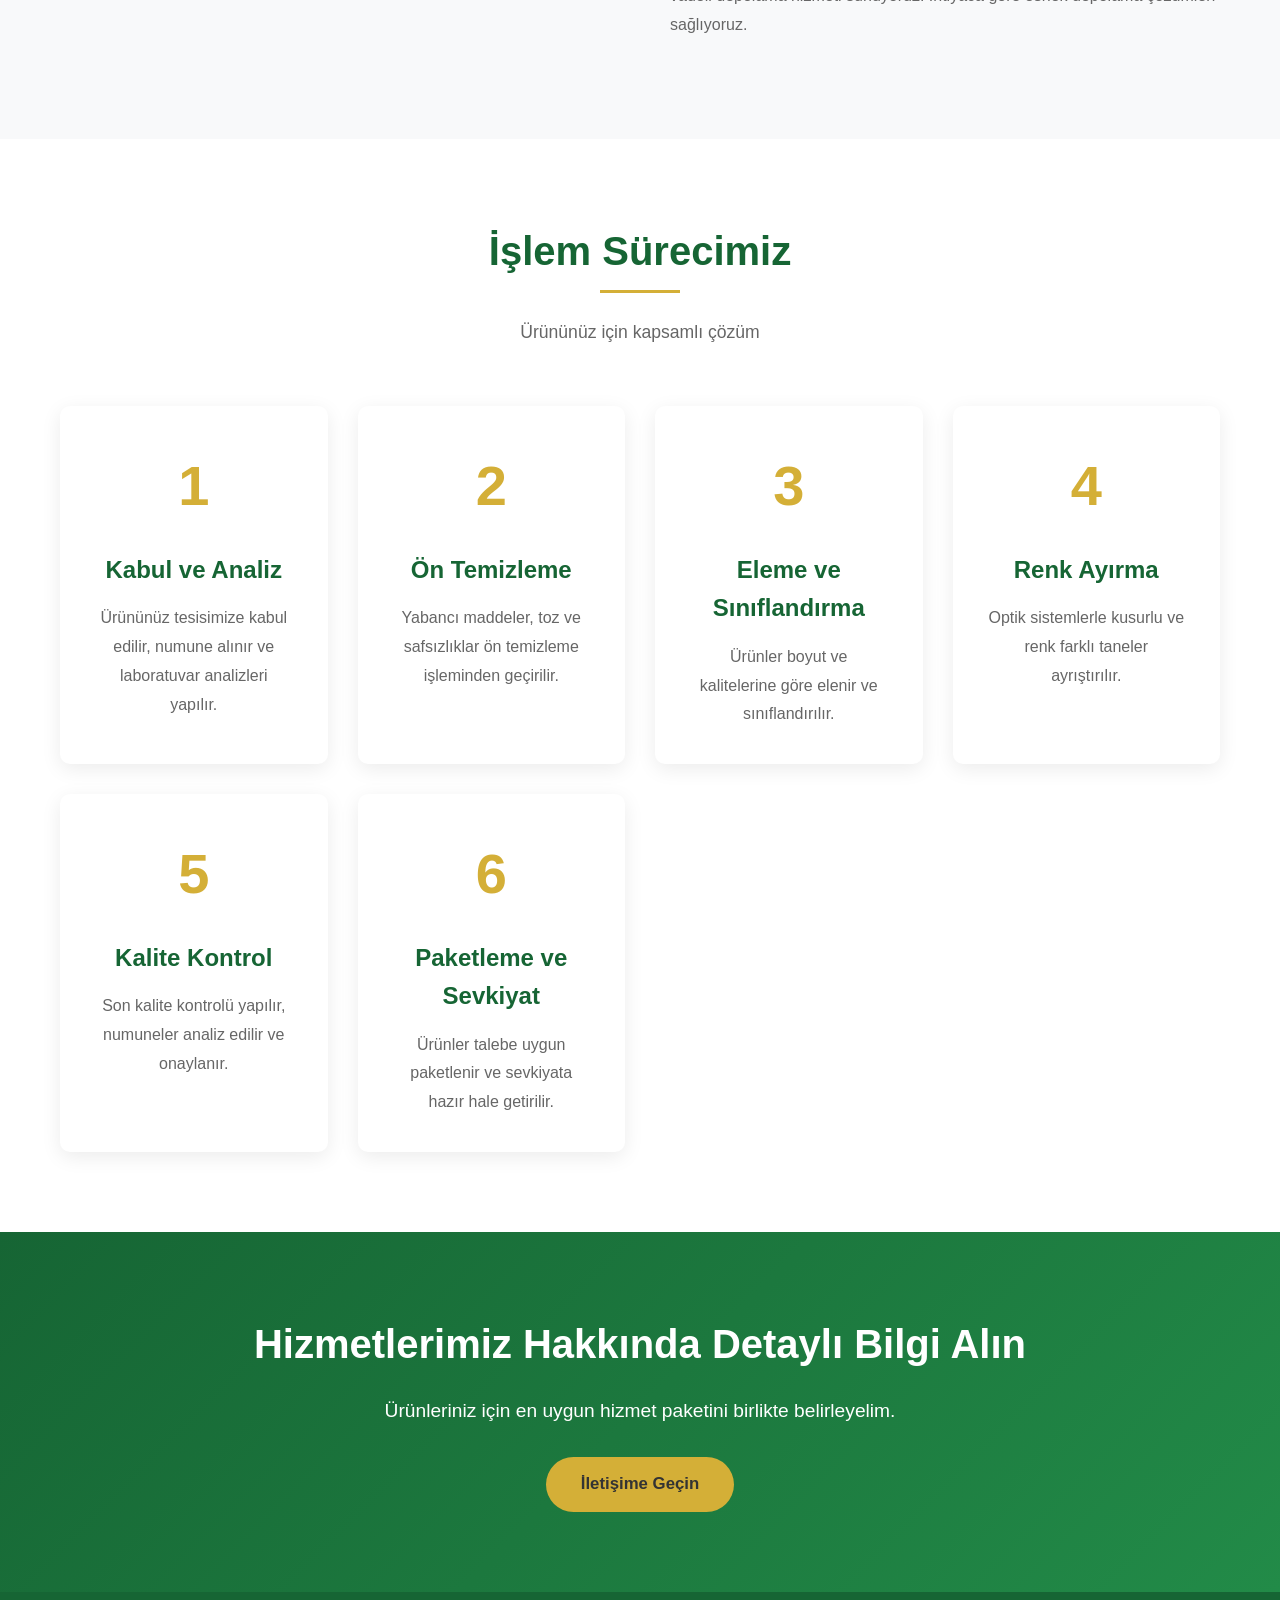
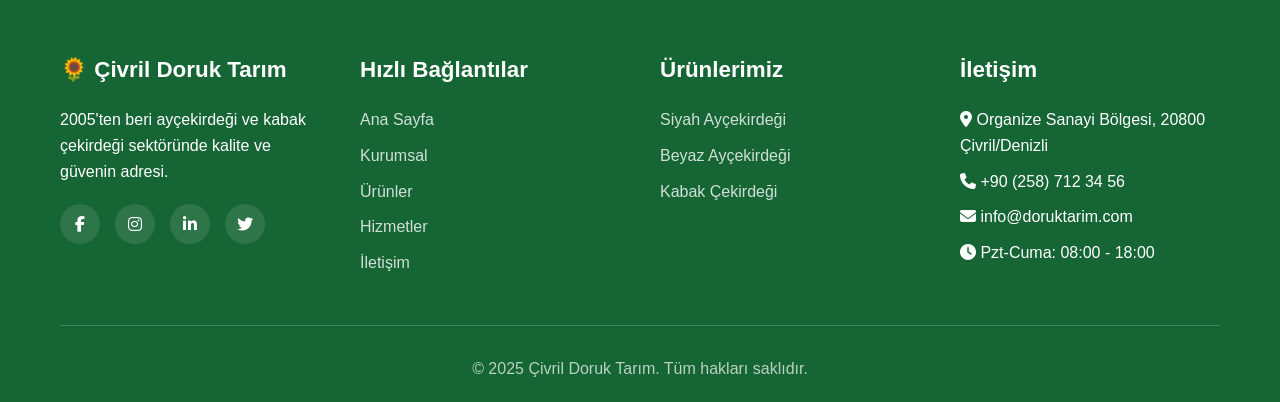
<file: hizmetler.html>
<!DOCTYPE html>
<html lang="tr">
<head>
    <meta charset="UTF-8">
    <meta name="viewport" content="width=device-width, initial-scale=1.0">
    <meta name="description" content="Çivril Doruk Tarım - Eleme, Sınıflandırma, Renk Ayırma, Paketleme ve Depolama Hizmetlerimiz">
    <title>Hizmetler - Çivril Doruk Tarım</title>
    <link rel="icon" type="image/png" href="images/icon-doruk.png">
    <link rel="stylesheet" href="css/style.css">
    <link rel="stylesheet" href="https://cdnjs.cloudflare.com/ajax/libs/font-awesome/6.4.0/css/all.min.css">
</head>
<body>
    <!-- Header -->
    <header>
        <div class="container">
            <div class="header-content">
                <div class="logo">
                    <a href="index.html">
                        <img src="images/Doruk-logo.png" alt="Çivril Doruk Tarım Logo">
                    </a>
                </div>
                <nav>
                    <ul id="navMenu">
                        <li><a href="index.html">Ana Sayfa</a></li>
                        <li><a href="kurumsal.html">Kurumsal</a></li>
                        <li><a href="urunler.html">Ürünler</a></li>
                        <li><a href="hizmetler.html" class="active">Hizmetler</a></li>
                        <li><a href="iletisim.html">İletişim</a></li>
                    </ul>
                </nav>
                <button class="mobile-menu-toggle" onclick="toggleMenu()">
                    <i class="fas fa-bars"></i>
                </button>
            </div>
        </div>
    </header>

    <!-- Page Header -->
    <section class="page-header">
        <div class="container">
            <h1>Hizmetlerimiz</h1>
            <p>Profesyonel ve Kapsamlı Çözümler</p>
        </div>
    </section>

    <!-- Breadcrumb -->
    <div class="breadcrumb">
        <div class="container">
            <ul>
                <li><a href="index.html">Ana Sayfa</a></li>
                <li>/</li>
                <li>Hizmetler</li>
            </ul>
        </div>
    </div>

    <!-- Services Intro -->
    <section>
        <div class="container">
            <div class="section-title">
                <h2>Kapsamlı Hizmet Anlayışımız</h2>
                <p>Modern teknoloji ve uzman kadromuzla hizmetinizdeyiz</p>
            </div>
            <div style="max-width: 800px; margin: 0 auto; text-align: center; color: var(--light-text); line-height: 1.8;">
                <p>
                    Çivril Doruk Tarım olarak, ayçekirdeği ve kabak çekirdeği işleme sürecinin her aşamasında
                    profesyonel hizmet sunuyoruz. Modern teknolojiye sahip makineler, deneyimli personelimiz ve
                    kalite odaklı yaklaşımımız ile müşterilerimize en iyi çözümleri sağlıyoruz.
                </p>
            </div>
        </div>
    </section>

    <!-- Service 1: Eleme -->
    <section style="background-color: var(--bg-light);">
        <div class="container">
            <div class="about-content">
                <div class="about-image">
                    <i class="fas fa-filter" style="font-size: 8rem;"></i>
                </div>
                <div class="about-text">
                    <h3 style="font-size: 2.5rem; color: var(--primary-green); margin-bottom: 20px;">
                        Eleme Hizmeti
                    </h3>
                    <p>
                        Modern eleme sistemlerimiz ile ürünlerinizin boyut ve kalite standardına uygun şekilde
                        seçimi yapılır. Farklı boyut ve kalitelerdeki ürünler hassas ayarlı eleme makineleri
                        ile ayrıştırılarak, müşteri beklentilerine uygun homojen ürün grupları elde edilir.
                    </p>

                    <h4 style="color: var(--primary-green); margin-top: 25px; margin-bottom: 15px;">
                        <i class="fas fa-cogs"></i> Kullandığımız Teknoloji
                    </h4>
                    <ul style="color: var(--light-text); line-height: 2; list-style-position: inside;">
                        <li><i class="fas fa-chevron-right" style="color: var(--secondary-green);"></i> Çok kademeli eleme sistemleri</li>
                        <li><i class="fas fa-chevron-right" style="color: var(--secondary-green);"></i> Değiştirilebilir elek gözleri ile esnek çalışma</li>
                        <li><i class="fas fa-chevron-right" style="color: var(--secondary-green);"></i> Yüksek kapasiteli işlem hattı</li>
                        <li><i class="fas fa-chevron-right" style="color: var(--secondary-green);"></i> Toz ve yabancı madde ayrıştırma</li>
                        <li><i class="fas fa-chevron-right" style="color: var(--secondary-green);"></i> Minimum ürün kaybı</li>
                    </ul>

                    <h4 style="color: var(--primary-green); margin-top: 25px; margin-bottom: 15px;">
                        <i class="fas fa-award"></i> Avantajlar
                    </h4>
                    <ul style="color: var(--light-text); line-height: 2; list-style-position: inside;">
                        <li><i class="fas fa-chevron-right" style="color: var(--secondary-green);"></i> Homojen tane boyutu dağılımı</li>
                        <li><i class="fas fa-chevron-right" style="color: var(--secondary-green);"></i> Kalite standartlarına uygunluk</li>
                        <li><i class="fas fa-chevron-right" style="color: var(--secondary-green);"></i> Farklı boyut sınıflandırması seçenekleri</li>
                        <li><i class="fas fa-chevron-right" style="color: var(--secondary-green);"></i> Hızlı ve verimli işlem</li>
                    </ul>
                </div>
            </div>
        </div>
    </section>

    <!-- Service 2: Sınıflandırma -->
    <section>
        <div class="container">
            <div class="about-content">
                <div class="about-text">
                    <h3 style="font-size: 2.5rem; color: var(--primary-green); margin-bottom: 20px;">
                        Sınıflandırma Hizmeti
                    </h3>
                    <p>
                        Ürünleriniz, boyut, ağırlık ve kalite özelliklerine göre hassas sınıflandırma işleminden
                        geçirilir. Bu sayede her kalite ve boyut grubu için ayrı ürün partileri oluşturulur ve
                        müşteri taleplerine özel çözümler sunulur.
                    </p>

                    <h4 style="color: var(--primary-green); margin-top: 25px; margin-bottom: 15px;">
                        <i class="fas fa-layer-group"></i> Sınıflandırma Kriterleri
                    </h4>
                    <ul style="color: var(--light-text); line-height: 2; list-style-position: inside;">
                        <li><i class="fas fa-chevron-right" style="color: var(--secondary-green);"></i> Tane boyutu (mm cinsinden)</li>
                        <li><i class="fas fa-chevron-right" style="color: var(--secondary-green);"></i> Ağırlık (bin tane ağırlığı)</li>
                        <li><i class="fas fa-chevron-right" style="color: var(--secondary-green);"></i> Kabuk kalınlığı</li>
                        <li><i class="fas fa-chevron-right" style="color: var(--secondary-green);"></i> İç doluluk oranı</li>
                        <li><i class="fas fa-chevron-right" style="color: var(--secondary-green);"></i> Kalite sınıfı (A, B, C kalite)</li>
                    </ul>

                    <h4 style="color: var(--primary-green); margin-top: 25px; margin-bottom: 15px;">
                        <i class="fas fa-clipboard-check"></i> Kalite Kontrol
                    </h4>
                    <p style="color: var(--light-text);">
                        Her sınıflandırma aşamasında ürünler kalite kontrolünden geçirilir. Numune analizleri
                        yapılarak sınıflandırmanın doğruluğu teyit edilir ve müşterilerimize rapor sunulur.
                    </p>
                </div>
                <div class="about-image">
                    <i class="fas fa-sort-amount-down" style="font-size: 8rem;"></i>
                </div>
            </div>
        </div>
    </section>

    <!-- Service 3: Renk Ayırma -->
    <section style="background-color: var(--bg-light);">
        <div class="container">
            <div class="about-content">
                <div class="about-image">
                    <i class="fas fa-palette" style="font-size: 8rem;"></i>
                </div>
                <div class="about-text">
                    <h3 style="font-size: 2.5rem; color: var(--primary-green); margin-bottom: 20px;">
                        Renk Ayırma Hizmeti
                    </h3>
                    <p>
                        Son teknoloji optik renk ayırma sistemlerimiz ile ürünlerinizdeki renk farklılıkları,
                        kusurlu taneler, yabancı maddeler ve kalitesiz ürünler hassas bir şekilde tespit edilerek
                        ayrıştırılır. Bu sayede %100 homojen ve kusursuz ürün elde edilir.
                    </p>

                    <h4 style="color: var(--primary-green); margin-top: 25px; margin-bottom: 15px;">
                        <i class="fas fa-robot"></i> Optik Ayırma Teknolojisi
                    </h4>
                    <ul style="color: var(--light-text); line-height: 2; list-style-position: inside;">
                        <li><i class="fas fa-chevron-right" style="color: var(--secondary-green);"></i> Yüksek çözünürlüklü kameralar</li>
                        <li><i class="fas fa-chevron-right" style="color: var(--secondary-green);"></i> Yapay zeka destekli görüntü analizi</li>
                        <li><i class="fas fa-chevron-right" style="color: var(--secondary-green);"></i> RGB ve IR spektrum tarama</li>
                        <li><i class="fas fa-chevron-right" style="color: var(--secondary-green);"></i> Milisaniye tepki süresi</li>
                        <li><i class="fas fa-chevron-right" style="color: var(--secondary-green);"></i> %99.9 ayırma doğruluğu</li>
                    </ul>

                    <h4 style="color: var(--primary-green); margin-top: 25px; margin-bottom: 15px;">
                        <i class="fas fa-times-circle"></i> Ayrıştırılan Kusurlar
                    </h4>
                    <ul style="color: var(--light-text); line-height: 2; list-style-position: inside;">
                        <li><i class="fas fa-chevron-right" style="color: var(--secondary-green);"></i> Renk bozukluğu olan taneler</li>
                        <li><i class="fas fa-chevron-right" style="color: var(--secondary-green);"></i> Çürük ve hasarlı ürünler</li>
                        <li><i class="fas fa-chevron-right" style="color: var(--secondary-green);"></i> Yabancı maddeler (taş, toprak, plastik vb.)</li>
                        <li><i class="fas fa-chevron-right" style="color: var(--secondary-green);"></i> Kırık ve eksik taneler</li>
                        <li><i class="fas fa-chevron-right" style="color: var(--secondary-green);"></i> Lekelenmiş ürünler</li>
                    </ul>
                </div>
            </div>
        </div>
    </section>

    <!-- Service 4: Paketleme -->
    <section>
        <div class="container">
            <div class="about-content">
                <div class="about-text">
                    <h3 style="font-size: 2.5rem; color: var(--primary-green); margin-bottom: 20px;">
                        Paketleme Hizmeti
                    </h3>
                    <p>
                        Hijyenik koşullarda, modern paketleme hatlarımızda ürünleriniz müşteri taleplerine uygun
                        olarak paketlenir. Farklı ambalaj tipleri ve gramajlarda paketleme seçenekleri sunuyoruz.
                        Ürünlerinizin tazeliği ve kalitesi, özel ambalaj malzemeleri ile korunur.
                    </p>

                    <h4 style="color: var(--primary-green); margin-top: 25px; margin-bottom: 15px;">
                        <i class="fas fa-boxes"></i> Paketleme Seçenekleri
                    </h4>
                    <ul style="color: var(--light-text); line-height: 2; list-style-position: inside;">
                        <li><i class="fas fa-chevron-right" style="color: var(--secondary-green);"></i> Çuval paketleme (25 kg, 50 kg)</li>
                        <li><i class="fas fa-chevron-right" style="color: var(--secondary-green);"></i> Jumbo bag (500-1000 kg)</li>
                        <li><i class="fas fa-chevron-right" style="color: var(--secondary-green);"></i> Vakumlu paketler</li>
                        <li><i class="fas fa-chevron-right" style="color: var(--secondary-green);"></i> Özel markalı/etiketli ambalajlar</li>
                        <li><i class="fas fa-chevron-right" style="color: var(--secondary-green);"></i> Perakende paketler (100g - 5kg arası)</li>
                    </ul>

                    <h4 style="color: var(--primary-green); margin-top: 25px; margin-bottom: 15px;">
                        <i class="fas fa-shield-alt"></i> Hijyen ve Güvenlik
                    </h4>
                    <ul style="color: var(--light-text); line-height: 2; list-style-position: inside;">
                        <li><i class="fas fa-chevron-right" style="color: var(--secondary-green);"></i> Gıda onaylı ambalaj malzemeleri</li>
                        <li><i class="fas fa-chevron-right" style="color: var(--secondary-green);"></i> Otomatik tartım ve doldurma</li>
                        <li><i class="fas fa-chevron-right" style="color: var(--secondary-green);"></i> Lot numarası ve tarih kodlama</li>
                        <li><i class="fas fa-chevron-right" style="color: var(--secondary-green);"></i> Metal dedektörden geçirme</li>
                        <li><i class="fas fa-chevron-right" style="color: var(--secondary-green);"></i> Kapalı ve hijyenik üretim alanı</li>
                    </ul>
                </div>
                <div class="about-image">
                    <i class="fas fa-box" style="font-size: 8rem;"></i>
                </div>
            </div>
        </div>
    </section>

    <!-- Service 5: Depolama -->
    <section style="background-color: var(--bg-light);">
        <div class="container">
            <div class="about-content">
                <div class="about-image">
                    <i class="fas fa-warehouse" style="font-size: 8rem;"></i>
                </div>
                <div class="about-text">
                    <h3 style="font-size: 2.5rem; color: var(--primary-green); margin-bottom: 20px;">
                        Depolama Hizmeti
                    </h3>
                    <p>
                        Modern ve güvenli depolama alanlarımızda ürünleriniz, kalitesini koruyacak şekilde
                        saklanır. Sıcaklık ve nem kontrollü depolarımız sayesinde ürünlerinizin raf ömrü
                        maksimize edilir ve her zaman taze kalması sağlanır.
                    </p>

                    <h4 style="color: var(--primary-green); margin-top: 25px; margin-bottom: 15px;">
                        <i class="fas fa-thermometer-half"></i> Depolama Koşulları
                    </h4>
                    <ul style="color: var(--light-text); line-height: 2; list-style-position: inside;">
                        <li><i class="fas fa-chevron-right" style="color: var(--secondary-green);"></i> Klimalı ve nem kontrollü ortam</li>
                        <li><i class="fas fa-chevron-right" style="color: var(--secondary-green);"></i> Haşere ve zararlı kontrolü</li>
                        <li><i class="fas fa-chevron-right" style="color: var(--secondary-green);"></i> FIFO (First In - First Out) sistemi</li>
                        <li><i class="fas fa-chevron-right" style="color: var(--secondary-green);"></i> Hijyenik ve temiz depo alanları</li>
                        <li><i class="fas fa-chevron-right" style="color: var(--secondary-green);"></i> Düzenli kalite kontrolleri</li>
                    </ul>

                    <h4 style="color: var(--primary-green); margin-top: 25px; margin-bottom: 15px;">
                        <i class="fas fa-lock"></i> Güvenlik ve Takip
                    </h4>
                    <ul style="color: var(--light-text); line-height: 2; list-style-position: inside;">
                        <li><i class="fas fa-chevron-right" style="color: var(--secondary-green);"></i> 24/7 güvenlik kamera sistemi</li>
                        <li><i class="fas fa-chevron-right" style="color: var(--secondary-green);"></i> Yangın algılama ve söndürme sistemleri</li>
                        <li><i class="fas fa-chevron-right" style="color: var(--secondary-green);"></i> Stok takip ve raporlama</li>
                        <li><i class="fas fa-chevron-right" style="color: var(--secondary-green);"></i> Sigortalı depolama hizmeti</li>
                        <li><i class="fas fa-chevron-right" style="color: var(--secondary-green);"></i> Esnek depolama süreleri</li>
                    </ul>

                    <h4 style="color: var(--primary-green); margin-top: 25px; margin-bottom: 15px;">
                        <i class="fas fa-cubes"></i> Kapasite
                    </h4>
                    <p style="color: var(--light-text);">
                        Toplam 5.000 ton depolama kapasitesine sahip tesislerimizde, kısa ve uzun vadeli
                        depolama hizmeti sunuyoruz. İhtiyaca göre esnek depolama çözümleri sağlıyoruz.
                    </p>
                </div>
            </div>
        </div>
    </section>

    <!-- Process Flow -->
    <section>
        <div class="container">
            <div class="section-title">
                <h2>İşlem Sürecimiz</h2>
                <p>Ürününüz için kapsamlı çözüm</p>
            </div>
            <div class="features-grid">
                <div class="feature-card">
                    <div class="feature-icon" style="color: var(--accent-gold);">
                        <span style="font-size: 3.5rem; font-weight: bold;">1</span>
                    </div>
                    <h3>Kabul ve Analiz</h3>
                    <p>
                        Ürününüz tesisimize kabul edilir, numune alınır ve laboratuvar analizleri yapılır.
                    </p>
                </div>
                <div class="feature-card">
                    <div class="feature-icon" style="color: var(--accent-gold);">
                        <span style="font-size: 3.5rem; font-weight: bold;">2</span>
                    </div>
                    <h3>Ön Temizleme</h3>
                    <p>
                        Yabancı maddeler, toz ve safsızlıklar ön temizleme işleminden geçirilir.
                    </p>
                </div>
                <div class="feature-card">
                    <div class="feature-icon" style="color: var(--accent-gold);">
                        <span style="font-size: 3.5rem; font-weight: bold;">3</span>
                    </div>
                    <h3>Eleme ve Sınıflandırma</h3>
                    <p>
                        Ürünler boyut ve kalitelerine göre elenir ve sınıflandırılır.
                    </p>
                </div>
                <div class="feature-card">
                    <div class="feature-icon" style="color: var(--accent-gold);">
                        <span style="font-size: 3.5rem; font-weight: bold;">4</span>
                    </div>
                    <h3>Renk Ayırma</h3>
                    <p>
                        Optik sistemlerle kusurlu ve renk farklı taneler ayrıştırılır.
                    </p>
                </div>
                <div class="feature-card">
                    <div class="feature-icon" style="color: var(--accent-gold);">
                        <span style="font-size: 3.5rem; font-weight: bold;">5</span>
                    </div>
                    <h3>Kalite Kontrol</h3>
                    <p>
                        Son kalite kontrolü yapılır, numuneler analiz edilir ve onaylanır.
                    </p>
                </div>
                <div class="feature-card">
                    <div class="feature-icon" style="color: var(--accent-gold);">
                        <span style="font-size: 3.5rem; font-weight: bold;">6</span>
                    </div>
                    <h3>Paketleme ve Sevkiyat</h3>
                    <p>
                        Ürünler talebe uygun paketlenir ve sevkiyata hazır hale getirilir.
                    </p>
                </div>
            </div>
        </div>
    </section>

    <!-- Call to Action -->
    <section style="background: linear-gradient(135deg, var(--primary-green) 0%, var(--secondary-green) 100%); color: white; text-align: center;">
        <div class="container">
            <h2 style="font-size: 2.5rem; margin-bottom: 20px; color: white;">Hizmetlerimiz Hakkında Detaylı Bilgi Alın</h2>
            <p style="font-size: 1.2rem; margin-bottom: 30px; max-width: 700px; margin-left: auto; margin-right: auto;">
                Ürünleriniz için en uygun hizmet paketini birlikte belirleyelim.
            </p>
            <a href="iletisim.html" class="btn">İletişime Geçin</a>
        </div>
    </section>

    <!-- Footer -->
    <footer>
        <div class="container">
            <div class="footer-content">
                <div class="footer-section">
                    <h3>🌻 Çivril Doruk Tarım</h3>
                    <p>2005'ten beri ayçekirdeği ve kabak çekirdeği sektöründe kalite ve güvenin adresi.</p>
                    <div class="social-links">
                        <a href="#" aria-label="Facebook"><i class="fab fa-facebook-f"></i></a>
                        <a href="#" aria-label="Instagram"><i class="fab fa-instagram"></i></a>
                        <a href="#" aria-label="LinkedIn"><i class="fab fa-linkedin-in"></i></a>
                        <a href="#" aria-label="Twitter"><i class="fab fa-twitter"></i></a>
                    </div>
                </div>
                <div class="footer-section">
                    <h3>Hızlı Bağlantılar</h3>
                    <ul>
                        <li><a href="index.html">Ana Sayfa</a></li>
                        <li><a href="kurumsal.html">Kurumsal</a></li>
                        <li><a href="urunler.html">Ürünler</a></li>
                        <li><a href="hizmetler.html">Hizmetler</a></li>
                        <li><a href="iletisim.html">İletişim</a></li>
                    </ul>
                </div>
                <div class="footer-section">
                    <h3>Ürünlerimiz</h3>
                    <ul>
                        <li><a href="urunler.html#siyah">Siyah Ayçekirdeği</a></li>
                        <li><a href="urunler.html#beyaz">Beyaz Ayçekirdeği</a></li>
                        <li><a href="urunler.html#kabak">Kabak Çekirdeği</a></li>
                    </ul>
                </div>
                <div class="footer-section">
                    <h3>İletişim</h3>
                    <ul>
                        <li><i class="fas fa-map-marker-alt"></i> Organize Sanayi Bölgesi, 20800 Çivril/Denizli</li>
                        <li><i class="fas fa-phone"></i> +90 (258) 712 34 56</li>
                        <li><i class="fas fa-envelope"></i> info@doruktarim.com</li>
                        <li><i class="fas fa-clock"></i> Pzt-Cuma: 08:00 - 18:00</li>
                    </ul>
                </div>
            </div>
            <div class="footer-bottom">
                <p>&copy; 2025 Çivril Doruk Tarım. Tüm hakları saklıdır.</p>
            </div>
        </div>
    </footer>

    <script src="js/main.js"></script>
</body>
</html>
</file>
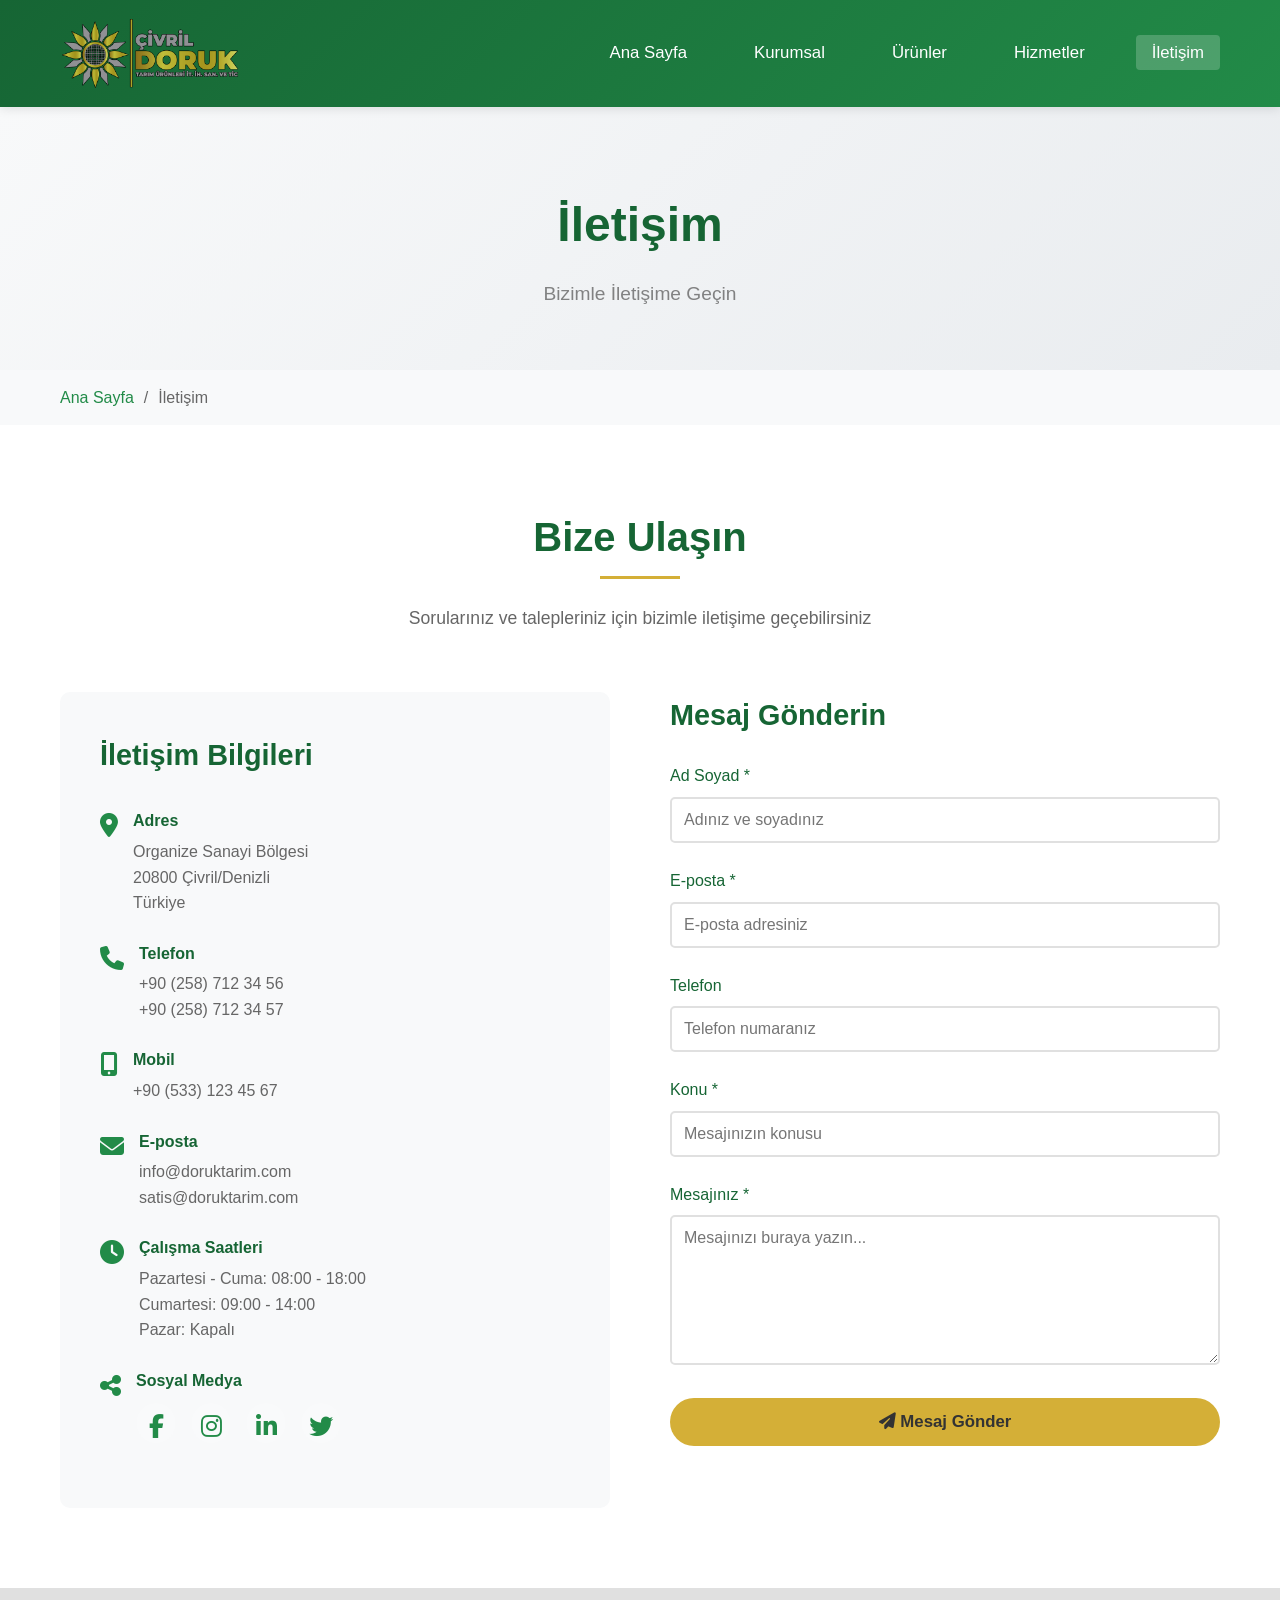
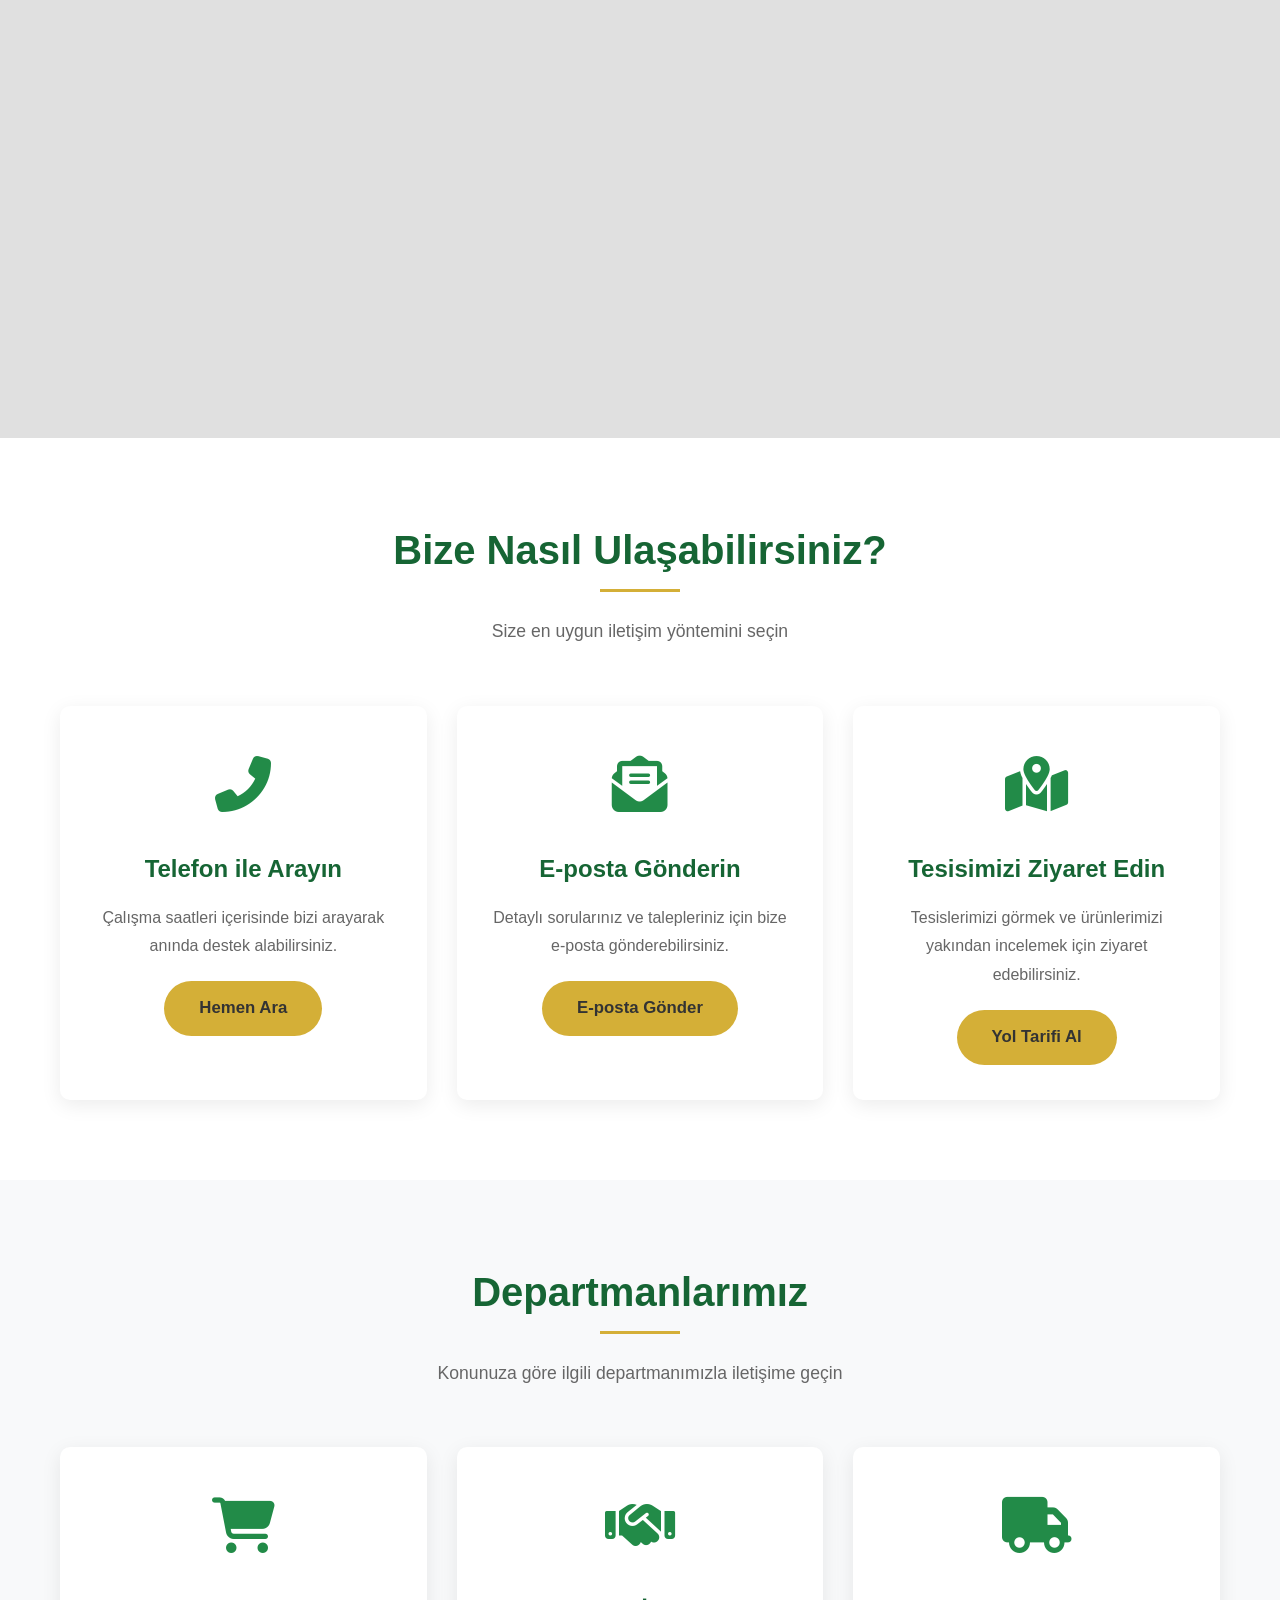
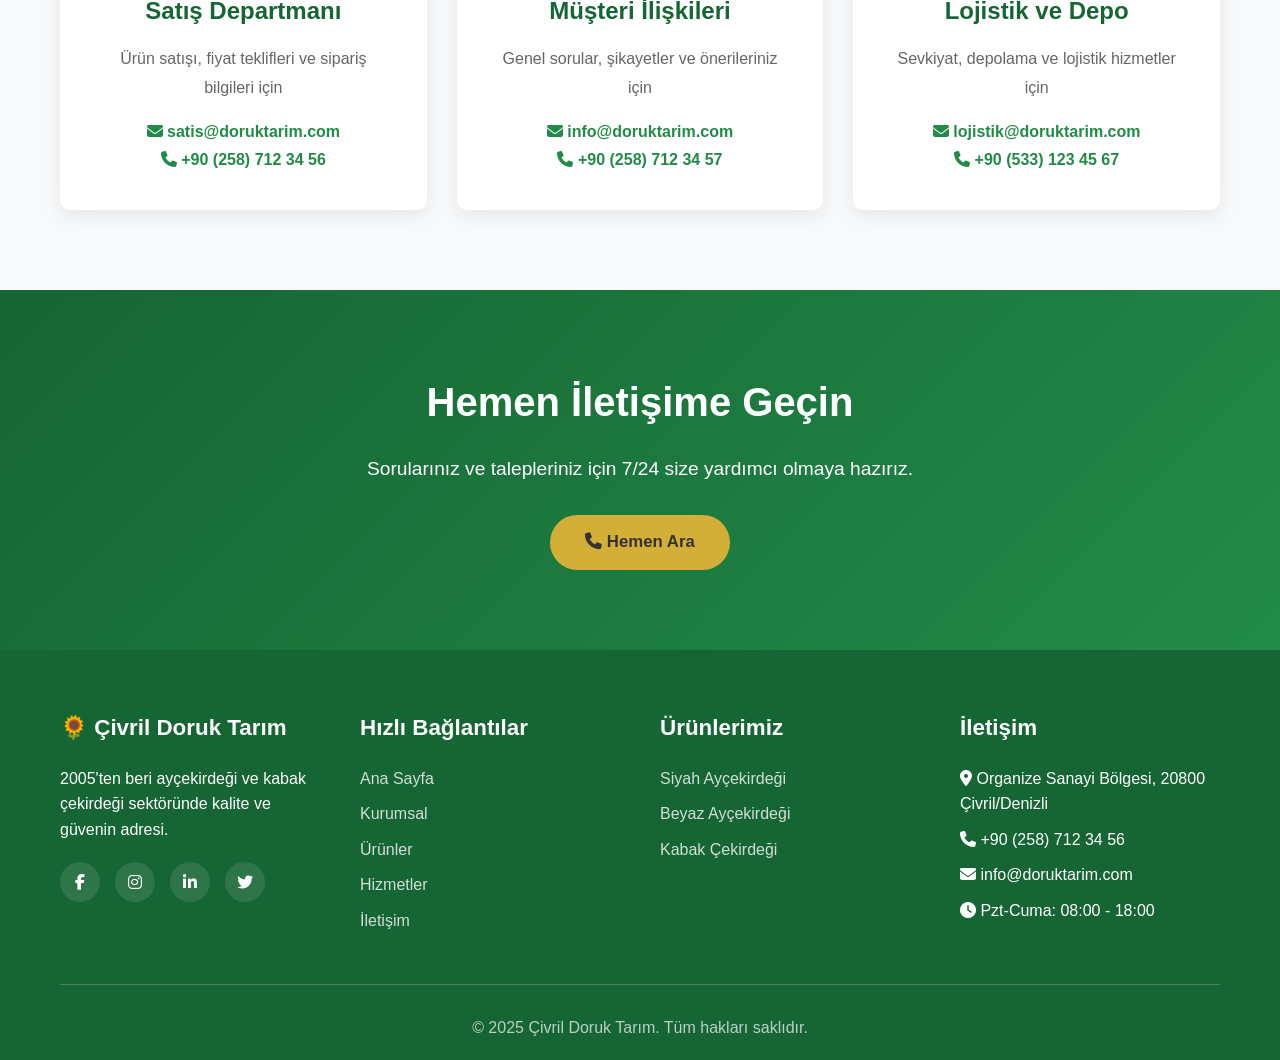
<file: iletisim.html>
<!DOCTYPE html>
<html lang="tr">
<head>
    <meta charset="UTF-8">
    <meta name="viewport" content="width=device-width, initial-scale=1.0">
    <meta name="description" content="Çivril Doruk Tarım - İletişim Bilgileri, Adres ve İletişim Formu">
    <title>İletişim - Çivril Doruk Tarım</title>
    <link rel="icon" type="image/png" href="images/icon-doruk.png">
    <link rel="stylesheet" href="css/style.css">
    <link rel="stylesheet" href="https://cdnjs.cloudflare.com/ajax/libs/font-awesome/6.4.0/css/all.min.css">
</head>
<body>
    <!-- Header -->
    <header>
        <div class="container">
            <div class="header-content">
                <div class="logo">
                    <a href="index.html">
                        <img src="images/Doruk-logo.png" alt="Çivril Doruk Tarım Logo">
                    </a>
                </div>
                <nav>
                    <ul id="navMenu">
                        <li><a href="index.html">Ana Sayfa</a></li>
                        <li><a href="kurumsal.html">Kurumsal</a></li>
                        <li><a href="urunler.html">Ürünler</a></li>
                        <li><a href="hizmetler.html">Hizmetler</a></li>
                        <li><a href="iletisim.html" class="active">İletişim</a></li>
                    </ul>
                </nav>
                <button class="mobile-menu-toggle" onclick="toggleMenu()">
                    <i class="fas fa-bars"></i>
                </button>
            </div>
        </div>
    </header>

    <!-- Page Header -->
    <section class="page-header">
        <div class="container">
            <h1>İletişim</h1>
            <p>Bizimle İletişime Geçin</p>
        </div>
    </section>

    <!-- Breadcrumb -->
    <div class="breadcrumb">
        <div class="container">
            <ul>
                <li><a href="index.html">Ana Sayfa</a></li>
                <li>/</li>
                <li>İletişim</li>
            </ul>
        </div>
    </div>

    <!-- Contact Section -->
    <section>
        <div class="container">
            <div class="section-title">
                <h2>Bize Ulaşın</h2>
                <p>Sorularınız ve talepleriniz için bizimle iletişime geçebilirsiniz</p>
            </div>

            <div class="contact-container">
                <!-- Contact Information -->
                <div class="contact-info">
                    <h3>İletişim Bilgileri</h3>

                    <div class="info-item">
                        <i class="fas fa-map-marker-alt"></i>
                        <div>
                            <h4>Adres</h4>
                            <p>Organize Sanayi Bölgesi<br>20800 Çivril/Denizli<br>Türkiye</p>
                        </div>
                    </div>

                    <div class="info-item">
                        <i class="fas fa-phone"></i>
                        <div>
                            <h4>Telefon</h4>
                            <p>+90 (258) 712 34 56<br>+90 (258) 712 34 57</p>
                        </div>
                    </div>

                    <div class="info-item">
                        <i class="fas fa-mobile-alt"></i>
                        <div>
                            <h4>Mobil</h4>
                            <p>+90 (533) 123 45 67</p>
                        </div>
                    </div>

                    <div class="info-item">
                        <i class="fas fa-envelope"></i>
                        <div>
                            <h4>E-posta</h4>
                            <p>info@doruktarim.com<br>satis@doruktarim.com</p>
                        </div>
                    </div>

                    <div class="info-item">
                        <i class="fas fa-clock"></i>
                        <div>
                            <h4>Çalışma Saatleri</h4>
                            <p>Pazartesi - Cuma: 08:00 - 18:00<br>Cumartesi: 09:00 - 14:00<br>Pazar: Kapalı</p>
                        </div>
                    </div>

                    <div class="info-item">
                        <i class="fas fa-share-alt"></i>
                        <div>
                            <h4>Sosyal Medya</h4>
                            <div class="social-links" style="margin-top: 10px;">
                                <a href="#" aria-label="Facebook"><i class="fab fa-facebook-f"></i></a>
                                <a href="#" aria-label="Instagram"><i class="fab fa-instagram"></i></a>
                                <a href="#" aria-label="LinkedIn"><i class="fab fa-linkedin-in"></i></a>
                                <a href="#" aria-label="Twitter"><i class="fab fa-twitter"></i></a>
                            </div>
                        </div>
                    </div>
                </div>

                <!-- Contact Form -->
                <div class="contact-form">
                    <h3 style="color: var(--primary-green); margin-bottom: 25px; font-size: 1.8rem;">Mesaj Gönderin</h3>
                    <form id="contactForm" onsubmit="handleSubmit(event)">
                        <div class="form-group">
                            <label for="name">Ad Soyad *</label>
                            <input type="text" id="name" name="name" required placeholder="Adınız ve soyadınız">
                        </div>

                        <div class="form-group">
                            <label for="email">E-posta *</label>
                            <input type="email" id="email" name="email" required placeholder="E-posta adresiniz">
                        </div>

                        <div class="form-group">
                            <label for="phone">Telefon</label>
                            <input type="tel" id="phone" name="phone" placeholder="Telefon numaranız">
                        </div>

                        <div class="form-group">
                            <label for="subject">Konu *</label>
                            <input type="text" id="subject" name="subject" required placeholder="Mesajınızın konusu">
                        </div>

                        <div class="form-group">
                            <label for="message">Mesajınız *</label>
                            <textarea id="message" name="message" required placeholder="Mesajınızı buraya yazın..."></textarea>
                        </div>

                        <button type="submit" class="btn" style="width: 100%;">
                            <i class="fas fa-paper-plane"></i> Mesaj Gönder
                        </button>
                    </form>
                    <div id="formMessage" style="margin-top: 20px; padding: 15px; border-radius: 5px; display: none;"></div>
                </div>
            </div>
        </div>
    </section>

    <!-- Map Section -->
    <section style="background-color: var(--bg-light); padding: 0;">
        <div style="width: 100%; height: 450px; background-color: #e0e0e0; position: relative;">
            <iframe
                src="https://www.google.com/maps/embed?pb=!1m18!1m12!1m3!1d3129.823456789!2d29.7234567!3d38.3012345!2m3!1f0!2f0!3f0!3m2!1i1024!2i768!4f13.1!3m3!1m2!1s0x0%3A0x0!2zMzjCsDE4JzA0LjQiTiAyOcKwNDMnMjQuNCJF!5e0!3m2!1str!2str!4v1234567890"
                width="100%"
                height="450"
                style="border:0;"
                allowfullscreen=""
                loading="lazy"
                referrerpolicy="no-referrer-when-downgrade">
            </iframe>
        </div>
    </section>

    <!-- Quick Contact Cards -->
    <section>
        <div class="container">
            <div class="section-title">
                <h2>Bize Nasıl Ulaşabilirsiniz?</h2>
                <p>Size en uygun iletişim yöntemini seçin</p>
            </div>
            <div class="features-grid">
                <div class="feature-card">
                    <div class="feature-icon">
                        <i class="fas fa-phone-alt"></i>
                    </div>
                    <h3>Telefon ile Arayın</h3>
                    <p style="margin-bottom: 20px;">
                        Çalışma saatleri içerisinde bizi arayarak anında destek alabilirsiniz.
                    </p>
                    <a href="tel:+902587123456" class="btn">Hemen Ara</a>
                </div>
                <div class="feature-card">
                    <div class="feature-icon">
                        <i class="fas fa-envelope-open-text"></i>
                    </div>
                    <h3>E-posta Gönderin</h3>
                    <p style="margin-bottom: 20px;">
                        Detaylı sorularınız ve talepleriniz için bize e-posta gönderebilirsiniz.
                    </p>
                    <a href="mailto:info@doruktarim.com" class="btn">E-posta Gönder</a>
                </div>
                <div class="feature-card">
                    <div class="feature-icon">
                        <i class="fas fa-map-marked-alt"></i>
                    </div>
                    <h3>Tesisimizi Ziyaret Edin</h3>
                    <p style="margin-bottom: 20px;">
                        Tesislerimizi görmek ve ürünlerimizi yakından incelemek için ziyaret edebilirsiniz.
                    </p>
                    <a href="https://maps.google.com" target="_blank" class="btn">Yol Tarifi Al</a>
                </div>
            </div>
        </div>
    </section>

    <!-- Departments -->
    <section style="background-color: var(--bg-light);">
        <div class="container">
            <div class="section-title">
                <h2>Departmanlarımız</h2>
                <p>Konunuza göre ilgili departmanımızla iletişime geçin</p>
            </div>
            <div class="features-grid">
                <div class="feature-card">
                    <div class="feature-icon">
                        <i class="fas fa-shopping-cart"></i>
                    </div>
                    <h3>Satış Departmanı</h3>
                    <p style="color: var(--light-text); margin-bottom: 15px;">
                        Ürün satışı, fiyat teklifleri ve sipariş bilgileri için
                    </p>
                    <p style="color: var(--secondary-green); font-weight: 600;">
                        <i class="fas fa-envelope"></i> satis@doruktarim.com<br>
                        <i class="fas fa-phone"></i> +90 (258) 712 34 56
                    </p>
                </div>
                <div class="feature-card">
                    <div class="feature-icon">
                        <i class="fas fa-handshake"></i>
                    </div>
                    <h3>Müşteri İlişkileri</h3>
                    <p style="color: var(--light-text); margin-bottom: 15px;">
                        Genel sorular, şikayetler ve önerileriniz için
                    </p>
                    <p style="color: var(--secondary-green); font-weight: 600;">
                        <i class="fas fa-envelope"></i> info@doruktarim.com<br>
                        <i class="fas fa-phone"></i> +90 (258) 712 34 57
                    </p>
                </div>
                <div class="feature-card">
                    <div class="feature-icon">
                        <i class="fas fa-truck"></i>
                    </div>
                    <h3>Lojistik ve Depo</h3>
                    <p style="color: var(--light-text); margin-bottom: 15px;">
                        Sevkiyat, depolama ve lojistik hizmetler için
                    </p>
                    <p style="color: var(--secondary-green); font-weight: 600;">
                        <i class="fas fa-envelope"></i> lojistik@doruktarim.com<br>
                        <i class="fas fa-phone"></i> +90 (533) 123 45 67
                    </p>
                </div>
            </div>
        </div>
    </section>

    <!-- Call to Action -->
    <section style="background: linear-gradient(135deg, var(--primary-green) 0%, var(--secondary-green) 100%); color: white; text-align: center;">
        <div class="container">
            <h2 style="font-size: 2.5rem; margin-bottom: 20px; color: white;">Hemen İletişime Geçin</h2>
            <p style="font-size: 1.2rem; margin-bottom: 30px; max-width: 700px; margin-left: auto; margin-right: auto;">
                Sorularınız ve talepleriniz için 7/24 size yardımcı olmaya hazırız.
            </p>
            <a href="tel:+902587123456" class="btn">
                <i class="fas fa-phone"></i> Hemen Ara
            </a>
        </div>
    </section>

    <!-- Footer -->
    <footer>
        <div class="container">
            <div class="footer-content">
                <div class="footer-section">
                    <h3>🌻 Çivril Doruk Tarım</h3>
                    <p>2005'ten beri ayçekirdeği ve kabak çekirdeği sektöründe kalite ve güvenin adresi.</p>
                    <div class="social-links">
                        <a href="#" aria-label="Facebook"><i class="fab fa-facebook-f"></i></a>
                        <a href="#" aria-label="Instagram"><i class="fab fa-instagram"></i></a>
                        <a href="#" aria-label="LinkedIn"><i class="fab fa-linkedin-in"></i></a>
                        <a href="#" aria-label="Twitter"><i class="fab fa-twitter"></i></a>
                    </div>
                </div>
                <div class="footer-section">
                    <h3>Hızlı Bağlantılar</h3>
                    <ul>
                        <li><a href="index.html">Ana Sayfa</a></li>
                        <li><a href="kurumsal.html">Kurumsal</a></li>
                        <li><a href="urunler.html">Ürünler</a></li>
                        <li><a href="hizmetler.html">Hizmetler</a></li>
                        <li><a href="iletisim.html">İletişim</a></li>
                    </ul>
                </div>
                <div class="footer-section">
                    <h3>Ürünlerimiz</h3>
                    <ul>
                        <li><a href="urunler.html#siyah">Siyah Ayçekirdeği</a></li>
                        <li><a href="urunler.html#beyaz">Beyaz Ayçekirdeği</a></li>
                        <li><a href="urunler.html#kabak">Kabak Çekirdeği</a></li>
                    </ul>
                </div>
                <div class="footer-section">
                    <h3>İletişim</h3>
                    <ul>
                        <li><i class="fas fa-map-marker-alt"></i> Organize Sanayi Bölgesi, 20800 Çivril/Denizli</li>
                        <li><i class="fas fa-phone"></i> +90 (258) 712 34 56</li>
                        <li><i class="fas fa-envelope"></i> info@doruktarim.com</li>
                        <li><i class="fas fa-clock"></i> Pzt-Cuma: 08:00 - 18:00</li>
                    </ul>
                </div>
            </div>
            <div class="footer-bottom">
                <p>&copy; 2025 Çivril Doruk Tarım. Tüm hakları saklıdır.</p>
            </div>
        </div>
    </footer>

    <script src="js/main.js"></script>
</body>
</html>
</file>
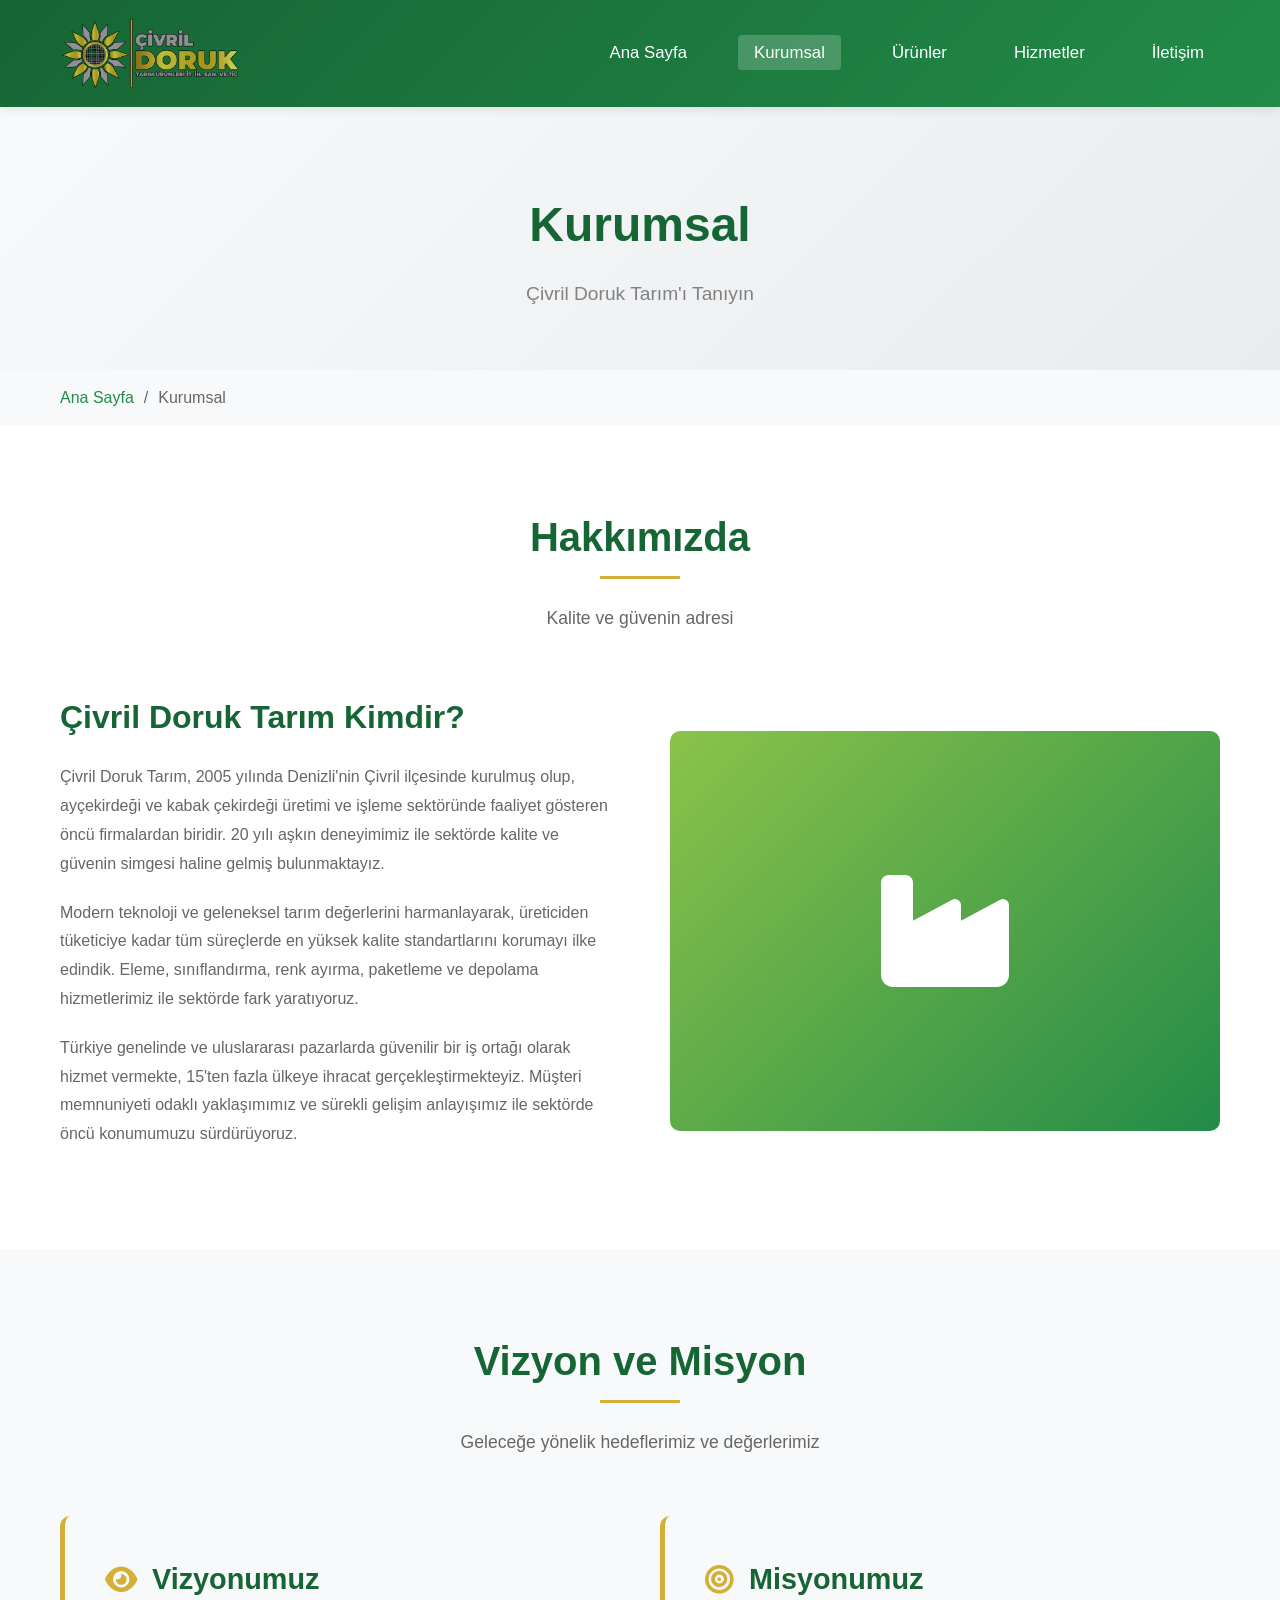
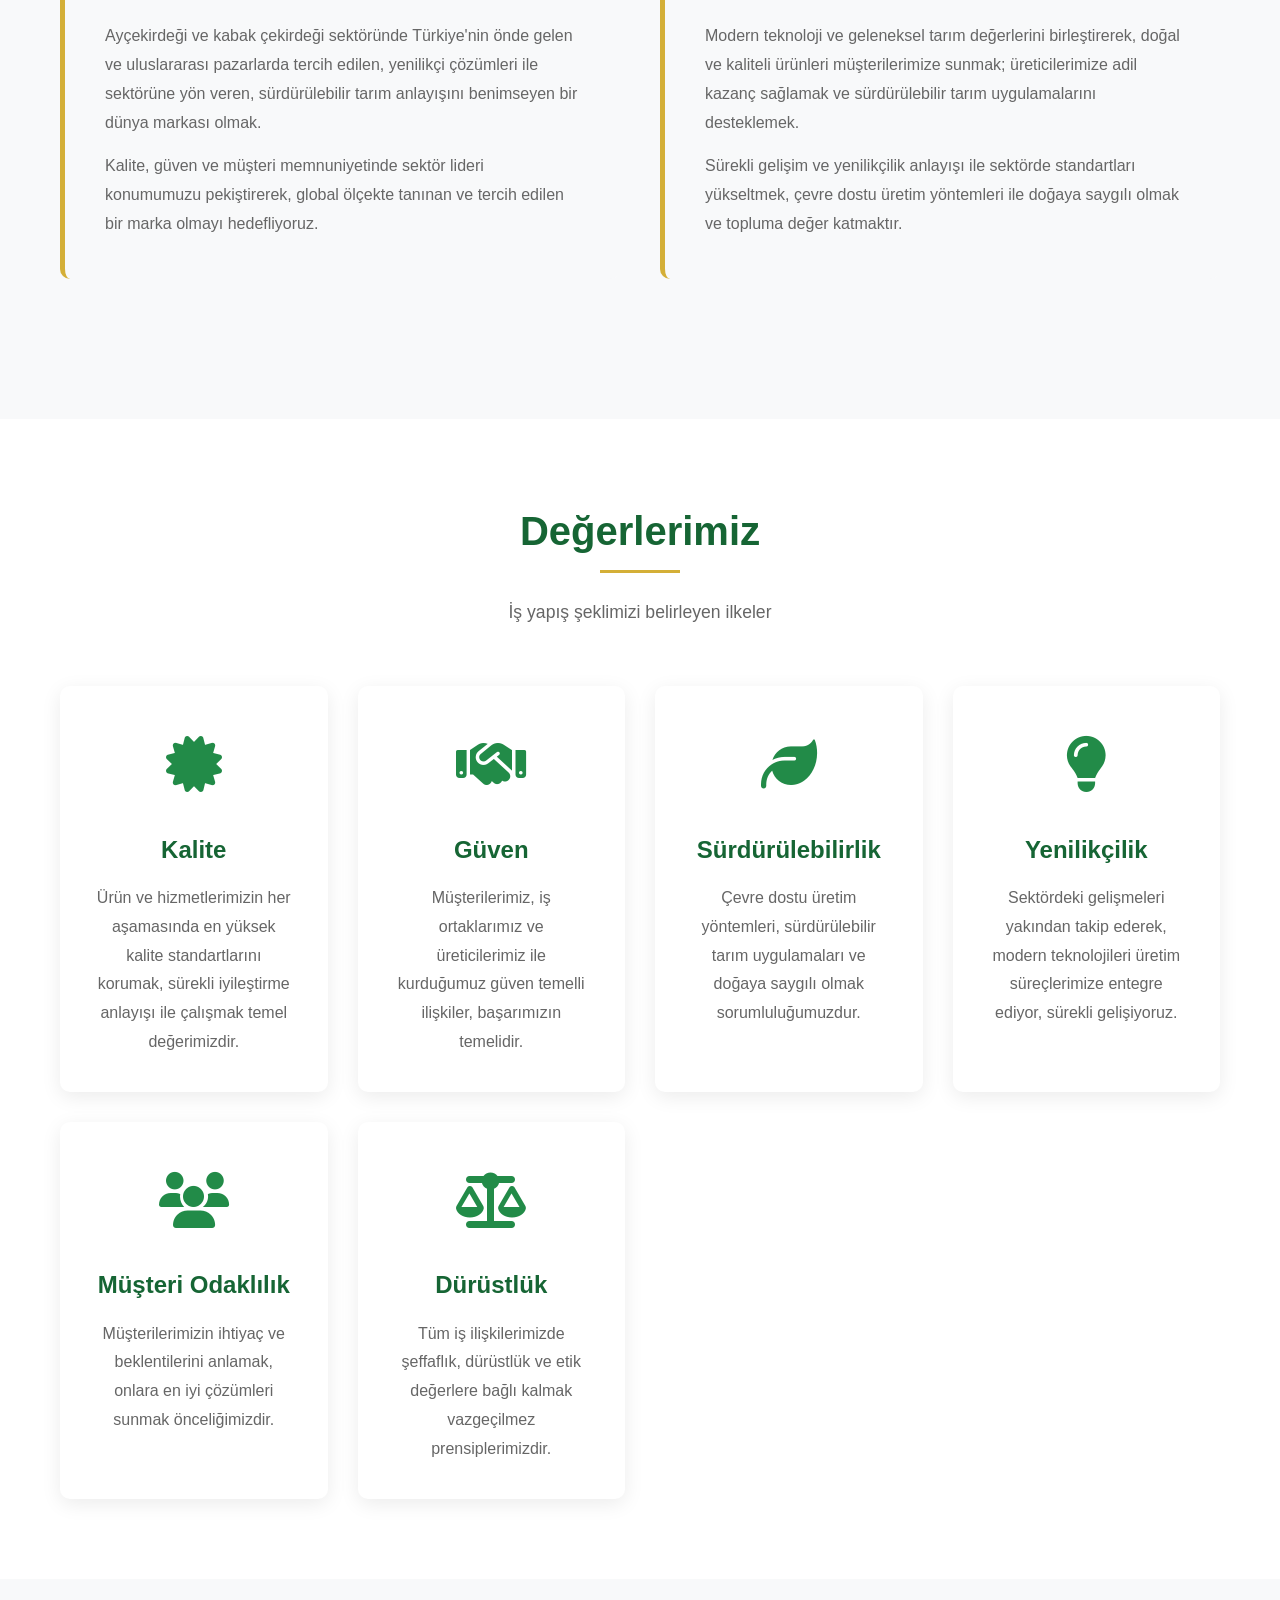
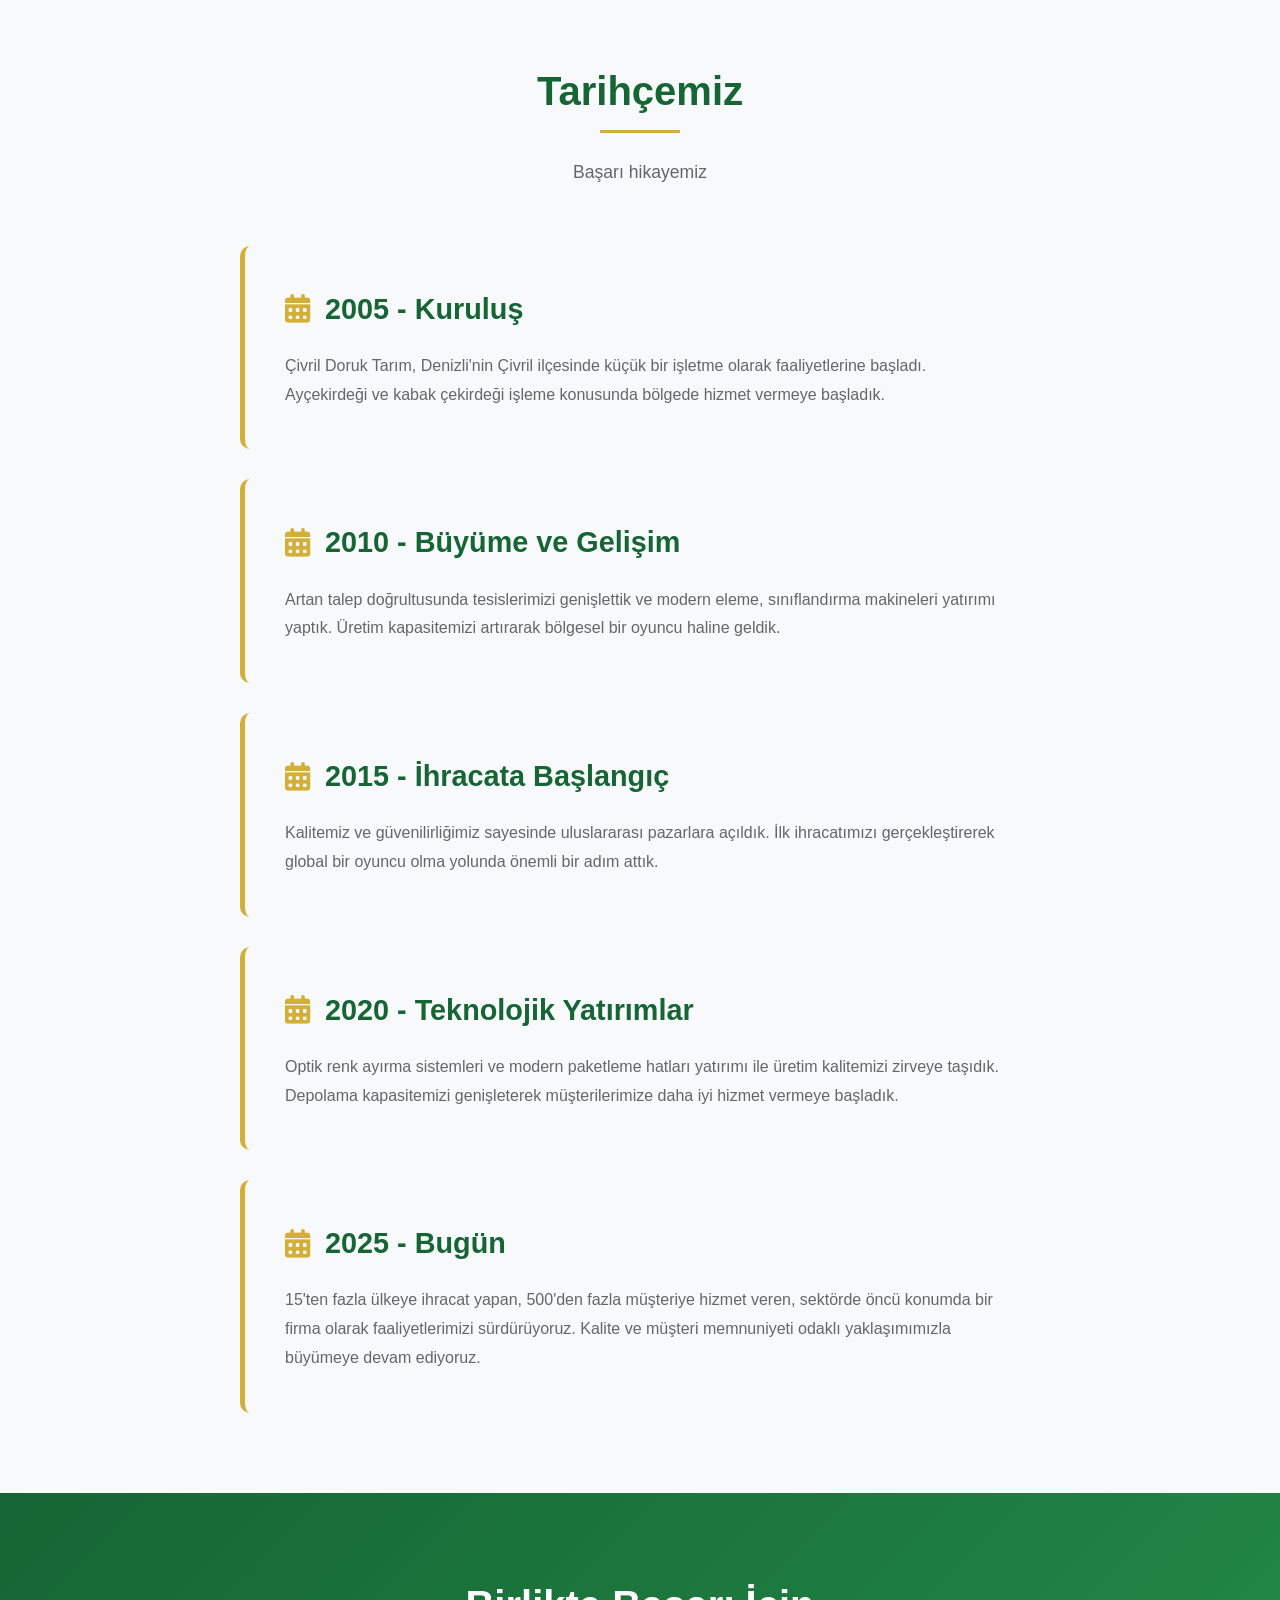
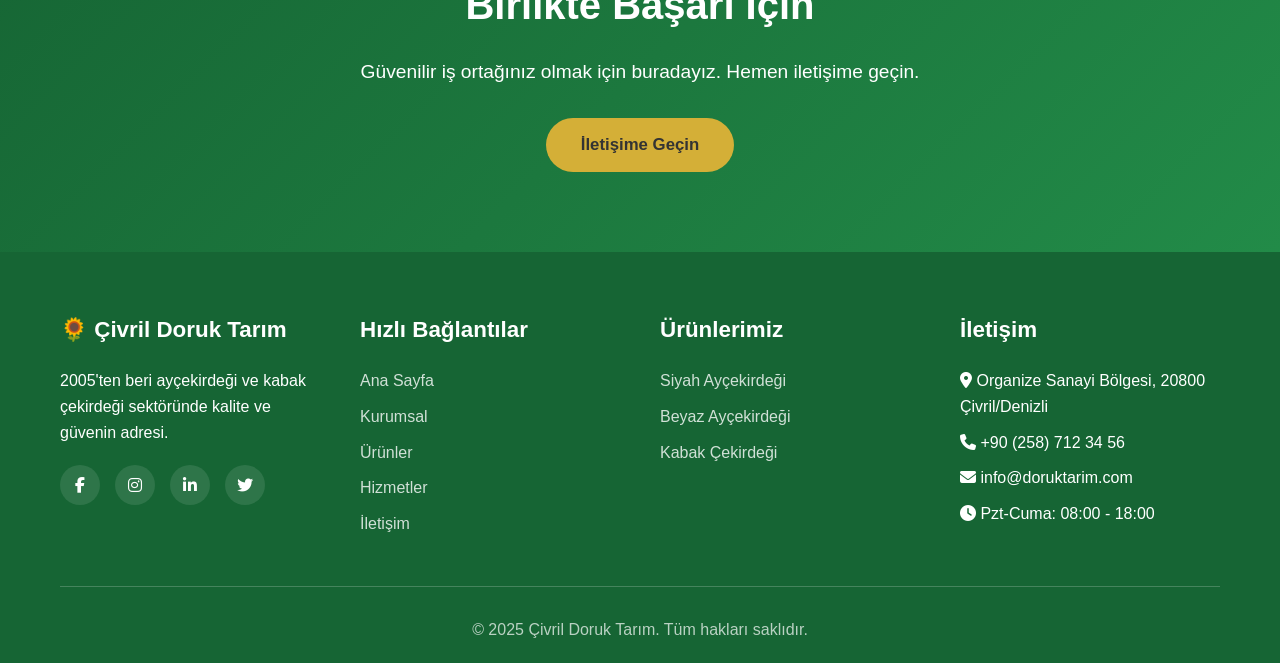
<file: kurumsal.html>
<!DOCTYPE html>
<html lang="tr">
<head>
    <meta charset="UTF-8">
    <meta name="viewport" content="width=device-width, initial-scale=1.0">
    <meta name="description" content="Çivril Doruk Tarım - Kurumsal Bilgiler, Vizyon, Misyon ve Değerlerimiz">
    <title>Kurumsal - Çivril Doruk Tarım</title>
    <link rel="icon" type="image/png" href="images/icon-doruk.png">
    <link rel="stylesheet" href="css/style.css">
    <link rel="stylesheet" href="https://cdnjs.cloudflare.com/ajax/libs/font-awesome/6.4.0/css/all.min.css">
</head>
<body>
    <!-- Header -->
    <header>
        <div class="container">
            <div class="header-content">
                <div class="logo">
                    <a href="index.html">
                        <img src="images/Doruk-logo.png" alt="Çivril Doruk Tarım Logo">
                    </a>
                </div>
                <nav>
                    <ul id="navMenu">
                        <li><a href="index.html">Ana Sayfa</a></li>
                        <li><a href="kurumsal.html" class="active">Kurumsal</a></li>
                        <li><a href="urunler.html">Ürünler</a></li>
                        <li><a href="hizmetler.html">Hizmetler</a></li>
                        <li><a href="iletisim.html">İletişim</a></li>
                    </ul>
                </nav>
                <button class="mobile-menu-toggle" onclick="toggleMenu()">
                    <i class="fas fa-bars"></i>
                </button>
            </div>
        </div>
    </header>

    <!-- Page Header -->
    <section class="page-header">
        <div class="container">
            <h1>Kurumsal</h1>
            <p>Çivril Doruk Tarım'ı Tanıyın</p>
        </div>
    </section>

    <!-- Breadcrumb -->
    <div class="breadcrumb">
        <div class="container">
            <ul>
                <li><a href="index.html">Ana Sayfa</a></li>
                <li>/</li>
                <li>Kurumsal</li>
            </ul>
        </div>
    </div>

    <!-- About Section -->
    <section>
        <div class="container">
            <div class="section-title">
                <h2>Hakkımızda</h2>
                <p>Kalite ve güvenin adresi</p>
            </div>
            <div class="about-content">
                <div class="about-text">
                    <h3>Çivril Doruk Tarım Kimdir?</h3>
                    <p>
                        Çivril Doruk Tarım, 2005 yılında Denizli'nin Çivril ilçesinde kurulmuş olup, ayçekirdeği ve kabak çekirdeği
                        üretimi ve işleme sektöründe faaliyet gösteren öncü firmalardan biridir. 20 yılı aşkın deneyimimiz ile
                        sektörde kalite ve güvenin simgesi haline gelmiş bulunmaktayız.
                    </p>
                    <p>
                        Modern teknoloji ve geleneksel tarım değerlerini harmanlayarak, üreticiden tüketiciye kadar tüm süreçlerde
                        en yüksek kalite standartlarını korumayı ilke edindik. Eleme, sınıflandırma, renk ayırma, paketleme ve
                        depolama hizmetlerimiz ile sektörde fark yaratıyoruz.
                    </p>
                    <p>
                        Türkiye genelinde ve uluslararası pazarlarda güvenilir bir iş ortağı olarak hizmet vermekte, 15'ten fazla
                        ülkeye ihracat gerçekleştirmekteyiz. Müşteri memnuniyeti odaklı yaklaşımımız ve sürekli gelişim anlayışımız
                        ile sektörde öncü konumumuzu sürdürüyoruz.
                    </p>
                </div>
                <div class="about-image">
                    <i class="fas fa-industry"></i>
                </div>
            </div>
        </div>
    </section>

    <!-- Vision & Mission Section -->
    <section style="background-color: var(--bg-light);">
        <div class="container">
            <div class="section-title">
                <h2>Vizyon ve Misyon</h2>
                <p>Geleceğe yönelik hedeflerimiz ve değerlerimiz</p>
            </div>
            <div class="vision-mission">
                <div class="vm-card">
                    <h3>
                        <i class="fas fa-eye"></i>
                        Vizyonumuz
                    </h3>
                    <p>
                        Ayçekirdeği ve kabak çekirdeği sektöründe Türkiye'nin önde gelen ve uluslararası pazarlarda
                        tercih edilen, yenilikçi çözümleri ile sektörüne yön veren, sürdürülebilir tarım anlayışını
                        benimseyen bir dünya markası olmak.
                    </p>
                    <p style="margin-top: 15px;">
                        Kalite, güven ve müşteri memnuniyetinde sektör lideri konumumuzu pekiştirerek, global ölçekte
                        tanınan ve tercih edilen bir marka olmayı hedefliyoruz.
                    </p>
                </div>
                <div class="vm-card">
                    <h3>
                        <i class="fas fa-bullseye"></i>
                        Misyonumuz
                    </h3>
                    <p>
                        Modern teknoloji ve geleneksel tarım değerlerini birleştirerek, doğal ve kaliteli ürünleri
                        müşterilerimize sunmak; üreticilerimize adil kazanç sağlamak ve sürdürülebilir tarım
                        uygulamalarını desteklemek.
                    </p>
                    <p style="margin-top: 15px;">
                        Sürekli gelişim ve yenilikçilik anlayışı ile sektörde standartları yükseltmek, çevre dostu
                        üretim yöntemleri ile doğaya saygılı olmak ve topluma değer katmaktır.
                    </p>
                </div>
            </div>
        </div>
    </section>

    <!-- Values Section -->
    <section>
        <div class="container">
            <div class="section-title">
                <h2>Değerlerimiz</h2>
                <p>İş yapış şeklimizi belirleyen ilkeler</p>
            </div>
            <div class="features-grid">
                <div class="feature-card">
                    <div class="feature-icon">
                        <i class="fas fa-certificate"></i>
                    </div>
                    <h3>Kalite</h3>
                    <p>
                        Ürün ve hizmetlerimizin her aşamasında en yüksek kalite standartlarını korumak,
                        sürekli iyileştirme anlayışı ile çalışmak temel değerimizdir.
                    </p>
                </div>
                <div class="feature-card">
                    <div class="feature-icon">
                        <i class="fas fa-handshake"></i>
                    </div>
                    <h3>Güven</h3>
                    <p>
                        Müşterilerimiz, iş ortaklarımız ve üreticilerimiz ile kurduğumuz güven temelli
                        ilişkiler, başarımızın temelidir.
                    </p>
                </div>
                <div class="feature-card">
                    <div class="feature-icon">
                        <i class="fas fa-leaf"></i>
                    </div>
                    <h3>Sürdürülebilirlik</h3>
                    <p>
                        Çevre dostu üretim yöntemleri, sürdürülebilir tarım uygulamaları ve doğaya
                        saygılı olmak sorumluluğumuzdur.
                    </p>
                </div>
                <div class="feature-card">
                    <div class="feature-icon">
                        <i class="fas fa-lightbulb"></i>
                    </div>
                    <h3>Yenilikçilik</h3>
                    <p>
                        Sektördeki gelişmeleri yakından takip ederek, modern teknolojileri üretim
                        süreçlerimize entegre ediyor, sürekli gelişiyoruz.
                    </p>
                </div>
                <div class="feature-card">
                    <div class="feature-icon">
                        <i class="fas fa-users"></i>
                    </div>
                    <h3>Müşteri Odaklılık</h3>
                    <p>
                        Müşterilerimizin ihtiyaç ve beklentilerini anlamak, onlara en iyi çözümleri
                        sunmak önceliğimizdir.
                    </p>
                </div>
                <div class="feature-card">
                    <div class="feature-icon">
                        <i class="fas fa-balance-scale"></i>
                    </div>
                    <h3>Dürüstlük</h3>
                    <p>
                        Tüm iş ilişkilerimizde şeffaflık, dürüstlük ve etik değerlere bağlı kalmak
                        vazgeçilmez prensiplerimizdir.
                    </p>
                </div>
            </div>
        </div>
    </section>

    <!-- Timeline Section -->
    <section style="background-color: var(--bg-light);">
        <div class="container">
            <div class="section-title">
                <h2>Tarihçemiz</h2>
                <p>Başarı hikayemiz</p>
            </div>
            <div style="max-width: 800px; margin: 0 auto;">
                <div class="vm-card" style="margin-bottom: 30px;">
                    <h3>
                        <i class="fas fa-calendar-alt"></i>
                        2005 - Kuruluş
                    </h3>
                    <p>
                        Çivril Doruk Tarım, Denizli'nin Çivril ilçesinde küçük bir işletme olarak faaliyetlerine
                        başladı. Ayçekirdeği ve kabak çekirdeği işleme konusunda bölgede hizmet vermeye başladık.
                    </p>
                </div>
                <div class="vm-card" style="margin-bottom: 30px;">
                    <h3>
                        <i class="fas fa-calendar-alt"></i>
                        2010 - Büyüme ve Gelişim
                    </h3>
                    <p>
                        Artan talep doğrultusunda tesislerimizi genişlettik ve modern eleme, sınıflandırma
                        makineleri yatırımı yaptık. Üretim kapasitemizi artırarak bölgesel bir oyuncu haline geldik.
                    </p>
                </div>
                <div class="vm-card" style="margin-bottom: 30px;">
                    <h3>
                        <i class="fas fa-calendar-alt"></i>
                        2015 - İhracata Başlangıç
                    </h3>
                    <p>
                        Kalitemiz ve güvenilirliğimiz sayesinde uluslararası pazarlara açıldık. İlk ihracatımızı
                        gerçekleştirerek global bir oyuncu olma yolunda önemli bir adım attık.
                    </p>
                </div>
                <div class="vm-card" style="margin-bottom: 30px;">
                    <h3>
                        <i class="fas fa-calendar-alt"></i>
                        2020 - Teknolojik Yatırımlar
                    </h3>
                    <p>
                        Optik renk ayırma sistemleri ve modern paketleme hatları yatırımı ile üretim kalitemizi
                        zirveye taşıdık. Depolama kapasitemizi genişleterek müşterilerimize daha iyi hizmet vermeye başladık.
                    </p>
                </div>
                <div class="vm-card">
                    <h3>
                        <i class="fas fa-calendar-alt"></i>
                        2025 - Bugün
                    </h3>
                    <p>
                        15'ten fazla ülkeye ihracat yapan, 500'den fazla müşteriye hizmet veren, sektörde öncü
                        konumda bir firma olarak faaliyetlerimizi sürdürüyoruz. Kalite ve müşteri memnuniyeti
                        odaklı yaklaşımımızla büyümeye devam ediyoruz.
                    </p>
                </div>
            </div>
        </div>
    </section>

    <!-- Call to Action -->
    <section style="background: linear-gradient(135deg, var(--primary-green) 0%, var(--secondary-green) 100%); color: white; text-align: center;">
        <div class="container">
            <h2 style="font-size: 2.5rem; margin-bottom: 20px; color: white;">Birlikte Başarı İçin</h2>
            <p style="font-size: 1.2rem; margin-bottom: 30px; max-width: 700px; margin-left: auto; margin-right: auto;">
                Güvenilir iş ortağınız olmak için buradayız. Hemen iletişime geçin.
            </p>
            <a href="iletisim.html" class="btn">İletişime Geçin</a>
        </div>
    </section>

    <!-- Footer -->
    <footer>
        <div class="container">
            <div class="footer-content">
                <div class="footer-section">
                    <h3>🌻 Çivril Doruk Tarım</h3>
                    <p>2005'ten beri ayçekirdeği ve kabak çekirdeği sektöründe kalite ve güvenin adresi.</p>
                    <div class="social-links">
                        <a href="#" aria-label="Facebook"><i class="fab fa-facebook-f"></i></a>
                        <a href="#" aria-label="Instagram"><i class="fab fa-instagram"></i></a>
                        <a href="#" aria-label="LinkedIn"><i class="fab fa-linkedin-in"></i></a>
                        <a href="#" aria-label="Twitter"><i class="fab fa-twitter"></i></a>
                    </div>
                </div>
                <div class="footer-section">
                    <h3>Hızlı Bağlantılar</h3>
                    <ul>
                        <li><a href="index.html">Ana Sayfa</a></li>
                        <li><a href="kurumsal.html">Kurumsal</a></li>
                        <li><a href="urunler.html">Ürünler</a></li>
                        <li><a href="hizmetler.html">Hizmetler</a></li>
                        <li><a href="iletisim.html">İletişim</a></li>
                    </ul>
                </div>
                <div class="footer-section">
                    <h3>Ürünlerimiz</h3>
                    <ul>
                        <li><a href="urunler.html#siyah">Siyah Ayçekirdeği</a></li>
                        <li><a href="urunler.html#beyaz">Beyaz Ayçekirdeği</a></li>
                        <li><a href="urunler.html#kabak">Kabak Çekirdeği</a></li>
                    </ul>
                </div>
                <div class="footer-section">
                    <h3>İletişim</h3>
                    <ul>
                        <li><i class="fas fa-map-marker-alt"></i> Organize Sanayi Bölgesi, 20800 Çivril/Denizli</li>
                        <li><i class="fas fa-phone"></i> +90 (258) 712 34 56</li>
                        <li><i class="fas fa-envelope"></i> info@doruktarim.com</li>
                        <li><i class="fas fa-clock"></i> Pzt-Cuma: 08:00 - 18:00</li>
                    </ul>
                </div>
            </div>
            <div class="footer-bottom">
                <p>&copy; 2025 Çivril Doruk Tarım. Tüm hakları saklıdır.</p>
            </div>
        </div>
    </footer>

    <script src="js/main.js"></script>
</body>
</html>
</file>
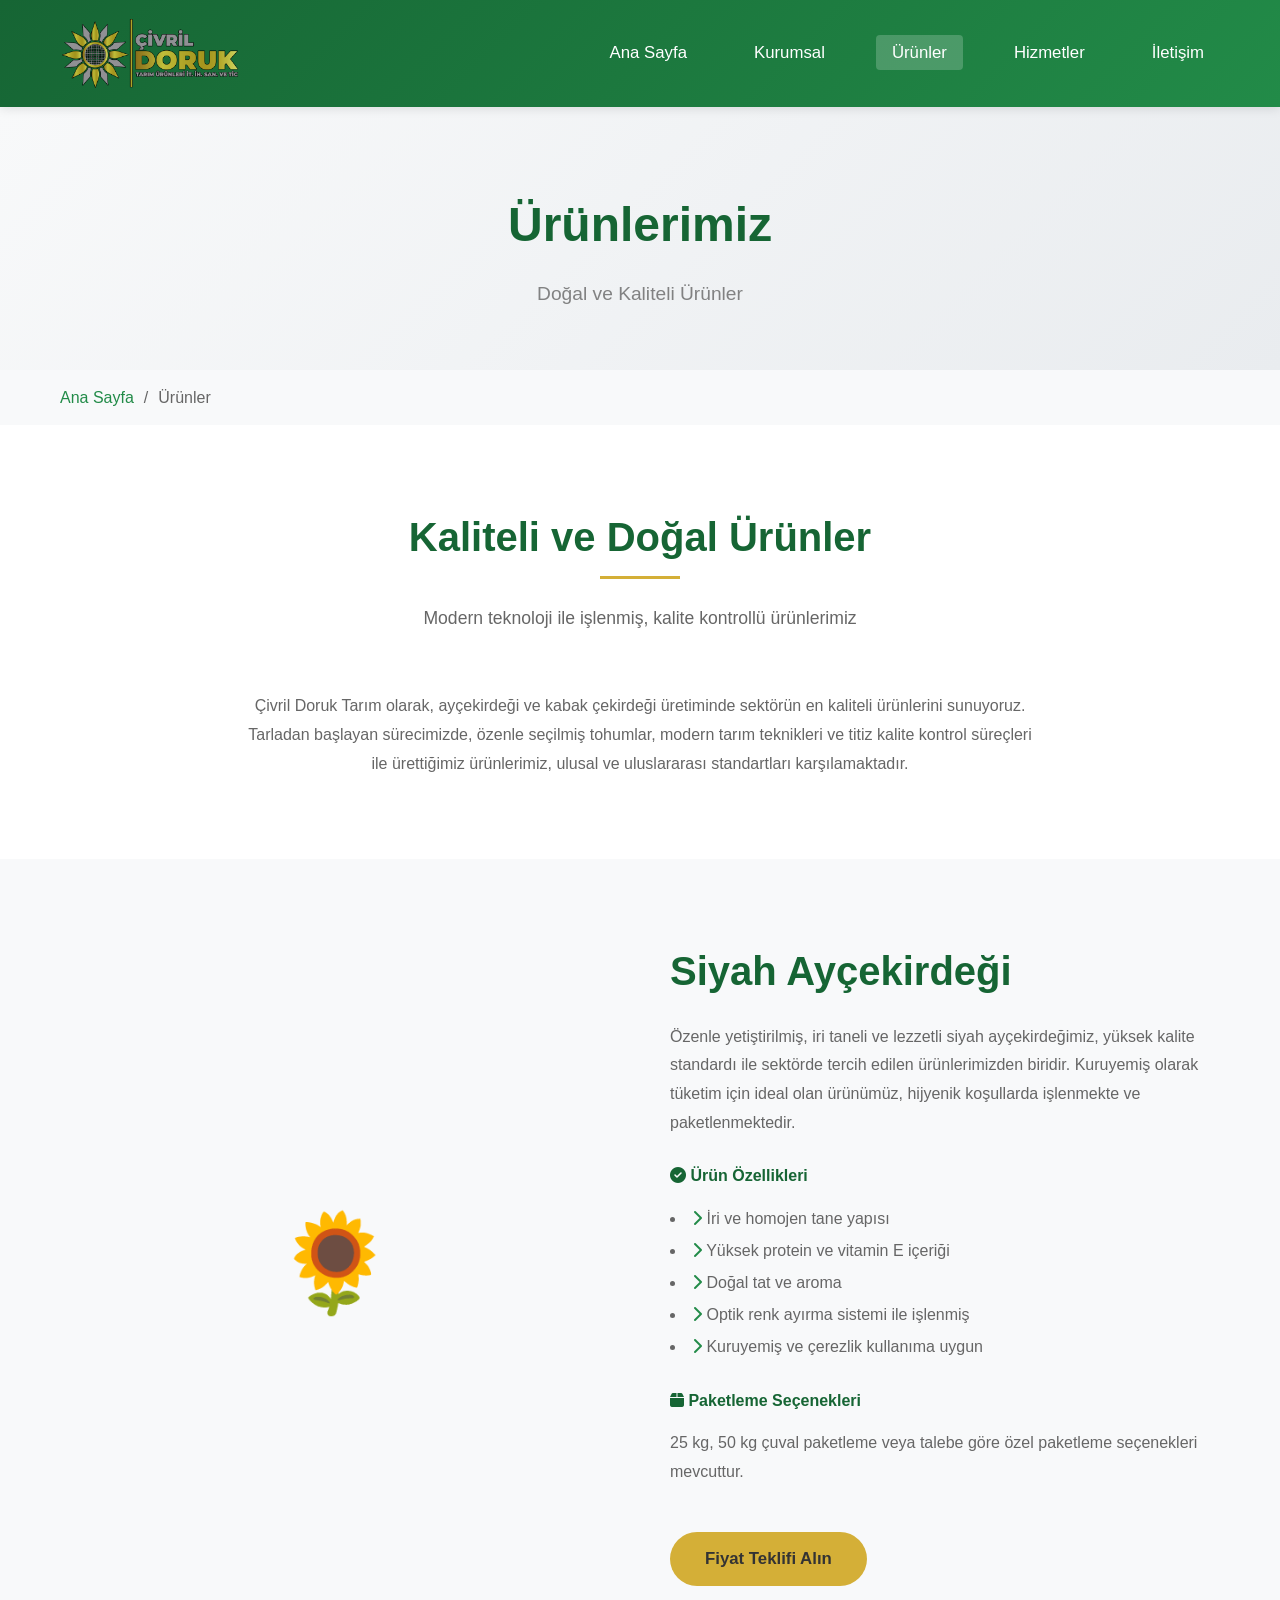
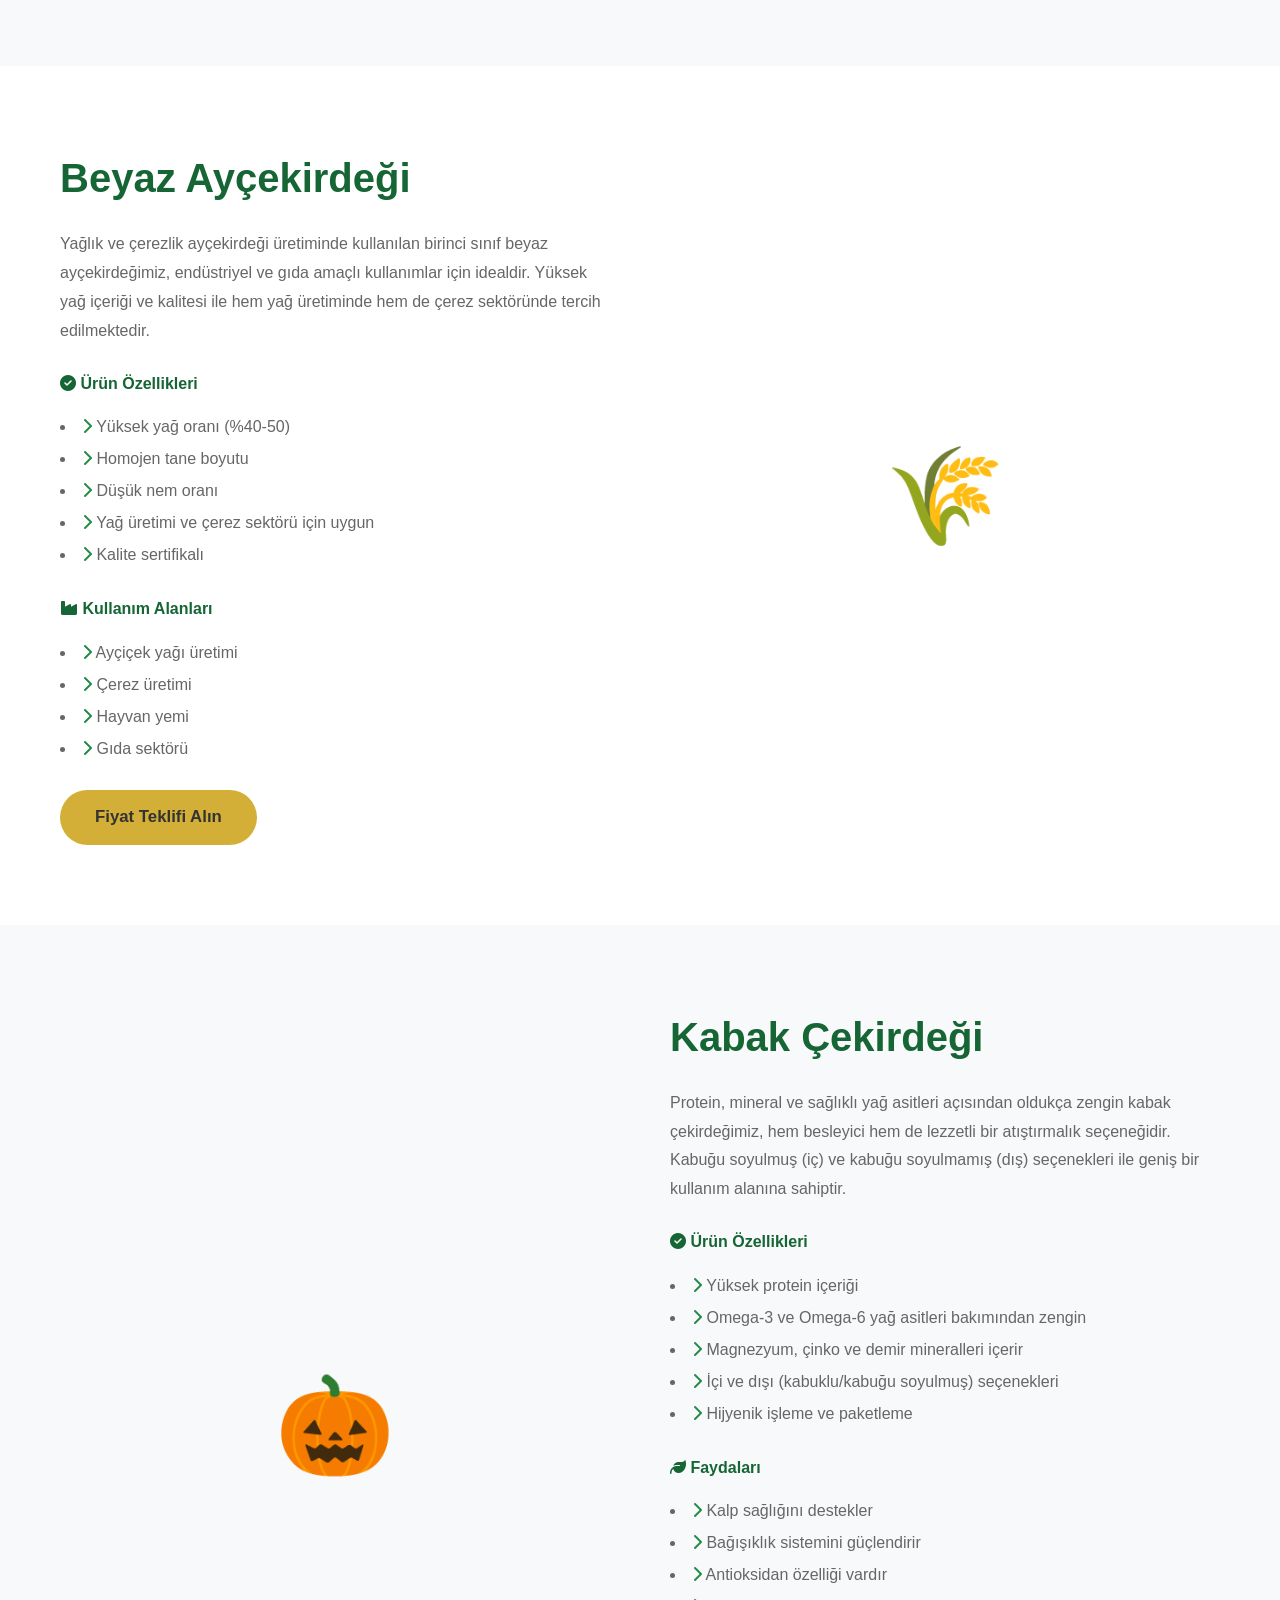
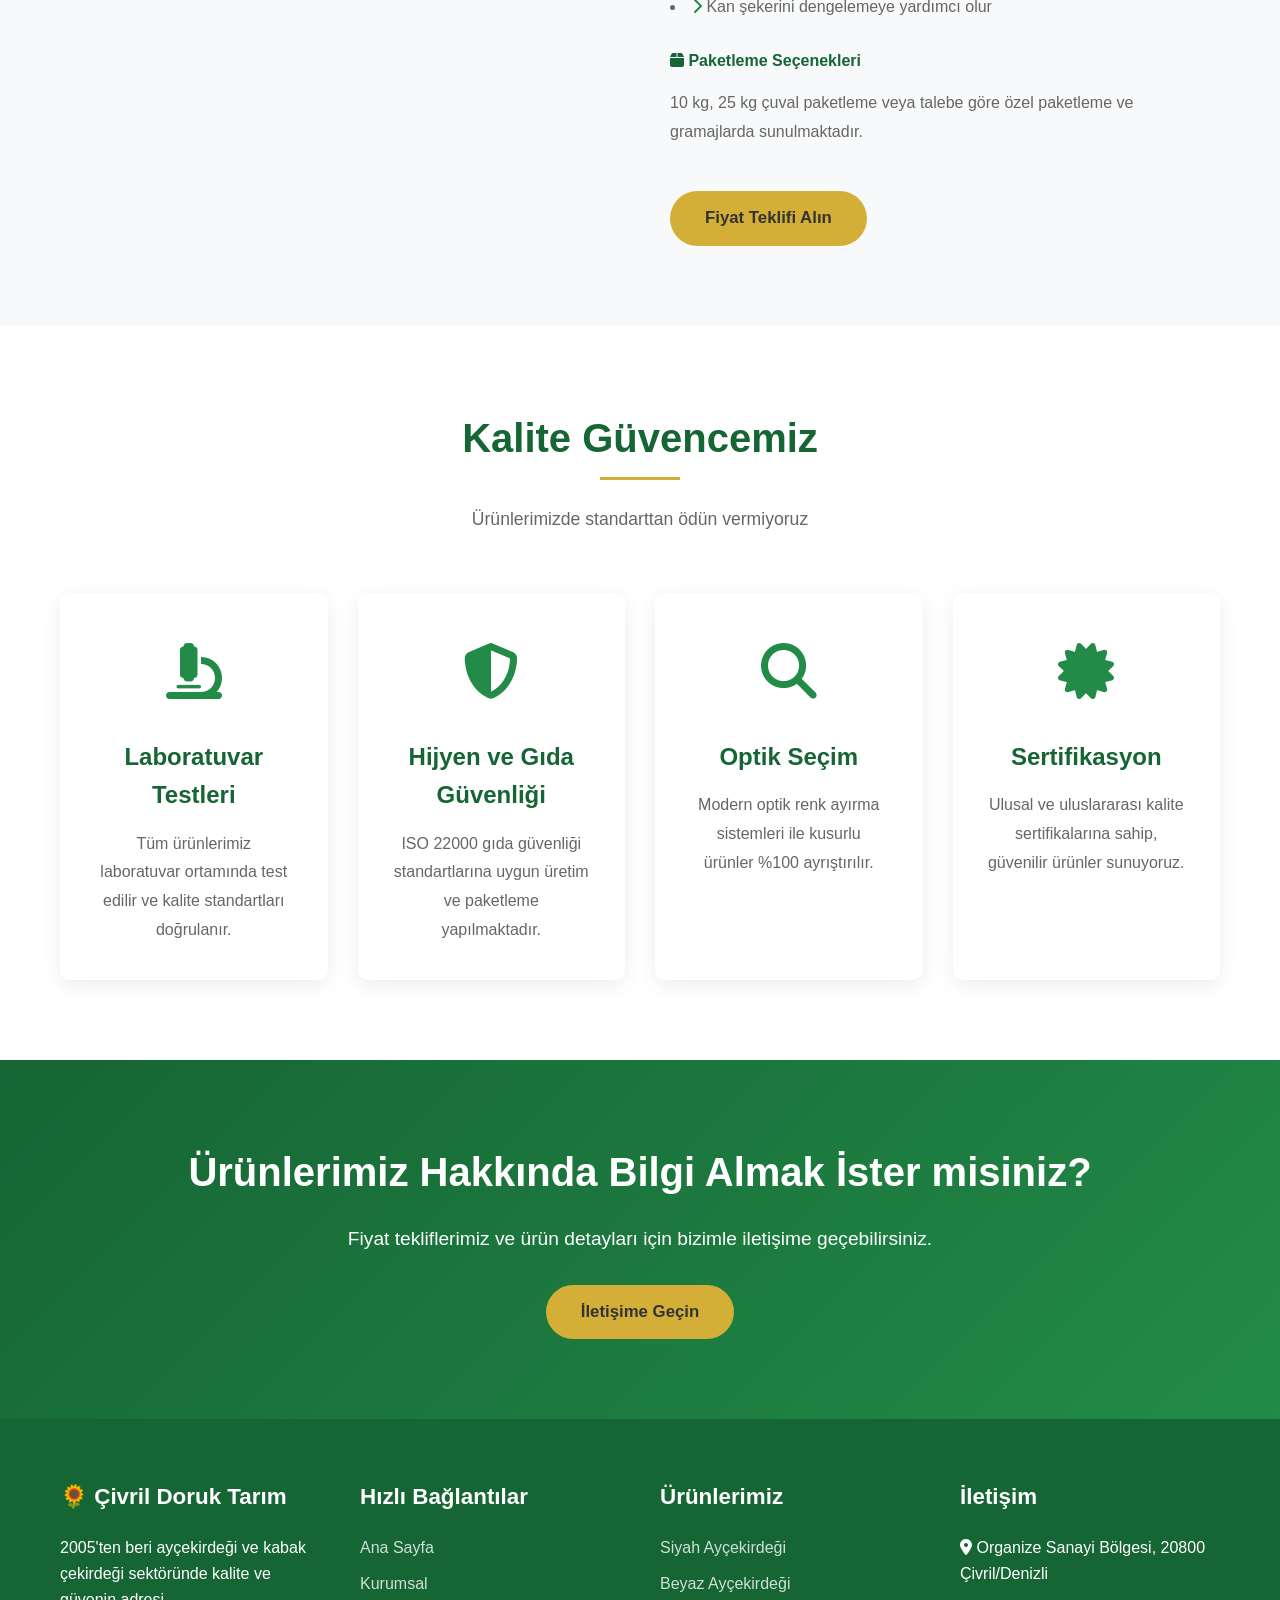
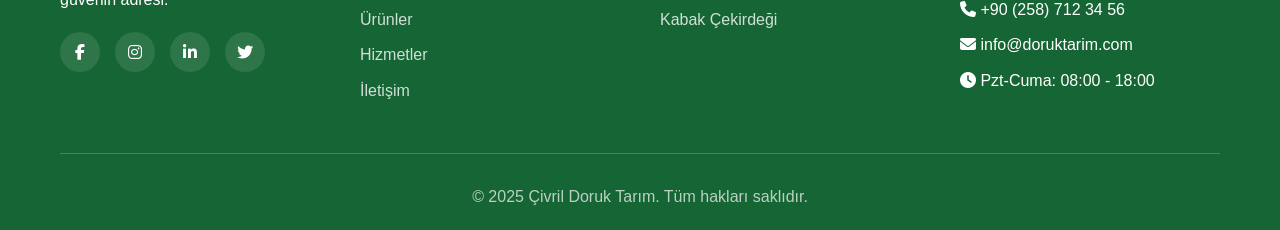
<file: urunler.html>
<!DOCTYPE html>
<html lang="tr">
<head>
    <meta charset="UTF-8">
    <meta name="viewport" content="width=device-width, initial-scale=1.0">
    <meta name="description" content="Çivril Doruk Tarım - Siyah Ayçekirdeği, Beyaz Ayçekirdeği ve Kabak Çekirdeği Ürünlerimiz">
    <title>Ürünler - Çivril Doruk Tarım</title>
    <link rel="icon" type="image/png" href="images/icon-doruk.png">
    <link rel="stylesheet" href="css/style.css">
    <link rel="stylesheet" href="https://cdnjs.cloudflare.com/ajax/libs/font-awesome/6.4.0/css/all.min.css">
</head>
<body>
    <!-- Header -->
    <header>
        <div class="container">
            <div class="header-content">
                <div class="logo">
                    <a href="index.html">
                        <img src="images/Doruk-logo.png" alt="Çivril Doruk Tarım Logo">
                    </a>
                </div>
                <nav>
                    <ul id="navMenu">
                        <li><a href="index.html">Ana Sayfa</a></li>
                        <li><a href="kurumsal.html">Kurumsal</a></li>
                        <li><a href="urunler.html" class="active">Ürünler</a></li>
                        <li><a href="hizmetler.html">Hizmetler</a></li>
                        <li><a href="iletisim.html">İletişim</a></li>
                    </ul>
                </nav>
                <button class="mobile-menu-toggle" onclick="toggleMenu()">
                    <i class="fas fa-bars"></i>
                </button>
            </div>
        </div>
    </header>

    <!-- Page Header -->
    <section class="page-header">
        <div class="container">
            <h1>Ürünlerimiz</h1>
            <p>Doğal ve Kaliteli Ürünler</p>
        </div>
    </section>

    <!-- Breadcrumb -->
    <div class="breadcrumb">
        <div class="container">
            <ul>
                <li><a href="index.html">Ana Sayfa</a></li>
                <li>/</li>
                <li>Ürünler</li>
            </ul>
        </div>
    </div>

    <!-- Products Intro -->
    <section>
        <div class="container">
            <div class="section-title">
                <h2>Kaliteli ve Doğal Ürünler</h2>
                <p>Modern teknoloji ile işlenmiş, kalite kontrollü ürünlerimiz</p>
            </div>
            <div style="max-width: 800px; margin: 0 auto; text-align: center; color: var(--light-text); line-height: 1.8;">
                <p>
                    Çivril Doruk Tarım olarak, ayçekirdeği ve kabak çekirdeği üretiminde sektörün en kaliteli
                    ürünlerini sunuyoruz. Tarladan başlayan sürecimizde, özenle seçilmiş tohumlar, modern
                    tarım teknikleri ve titiz kalite kontrol süreçleri ile ürettiğimiz ürünlerimiz, ulusal ve
                    uluslararası standartları karşılamaktadır.
                </p>
            </div>
        </div>
    </section>

    <!-- Product 1: Siyah Ayçekirdeği -->
    <section id="siyah" style="background-color: var(--bg-light);">
        <div class="container">
            <div class="about-content">
                <div class="about-image" style="background: transparent;">
                    <div style="font-size: 6rem;">🌻</div>
                </div>
                <div class="about-text">
                    <h3 style="font-size: 2.5rem; color: var(--primary-green); margin-bottom: 20px;">
                        Siyah Ayçekirdeği
                    </h3>
                    <p>
                        Özenle yetiştirilmiş, iri taneli ve lezzetli siyah ayçekirdeğimiz, yüksek kalite standardı
                        ile sektörde tercih edilen ürünlerimizden biridir. Kuruyemiş olarak tüketim için ideal olan
                        ürünümüz, hijyenik koşullarda işlenmekte ve paketlenmektedir.
                    </p>

                    <h4 style="color: var(--primary-green); margin-top: 25px; margin-bottom: 15px;">
                        <i class="fas fa-check-circle"></i> Ürün Özellikleri
                    </h4>
                    <ul style="color: var(--light-text); line-height: 2; list-style-position: inside;">
                        <li><i class="fas fa-chevron-right" style="color: var(--secondary-green);"></i> İri ve homojen tane yapısı</li>
                        <li><i class="fas fa-chevron-right" style="color: var(--secondary-green);"></i> Yüksek protein ve vitamin E içeriği</li>
                        <li><i class="fas fa-chevron-right" style="color: var(--secondary-green);"></i> Doğal tat ve aroma</li>
                        <li><i class="fas fa-chevron-right" style="color: var(--secondary-green);"></i> Optik renk ayırma sistemi ile işlenmiş</li>
                        <li><i class="fas fa-chevron-right" style="color: var(--secondary-green);"></i> Kuruyemiş ve çerezlik kullanıma uygun</li>
                    </ul>

                    <h4 style="color: var(--primary-green); margin-top: 25px; margin-bottom: 15px;">
                        <i class="fas fa-box"></i> Paketleme Seçenekleri
                    </h4>
                    <p style="color: var(--light-text);">
                        25 kg, 50 kg çuval paketleme veya talebe göre özel paketleme seçenekleri mevcuttur.
                    </p>

                    <a href="iletisim.html" class="btn" style="margin-top: 25px;">
                        Fiyat Teklifi Alın
                    </a>
                </div>
            </div>
        </div>
    </section>

    <!-- Product 2: Beyaz Ayçekirdeği -->
    <section id="beyaz">
        <div class="container">
            <div class="about-content">
                <div class="about-text">
                    <h3 style="font-size: 2.5rem; color: var(--primary-green); margin-bottom: 20px;">
                        Beyaz Ayçekirdeği
                    </h3>
                    <p>
                        Yağlık ve çerezlik ayçekirdeği üretiminde kullanılan birinci sınıf beyaz ayçekirdeğimiz,
                        endüstriyel ve gıda amaçlı kullanımlar için idealdir. Yüksek yağ içeriği ve kalitesi
                        ile hem yağ üretiminde hem de çerez sektöründe tercih edilmektedir.
                    </p>

                    <h4 style="color: var(--primary-green); margin-top: 25px; margin-bottom: 15px;">
                        <i class="fas fa-check-circle"></i> Ürün Özellikleri
                    </h4>
                    <ul style="color: var(--light-text); line-height: 2; list-style-position: inside;">
                        <li><i class="fas fa-chevron-right" style="color: var(--secondary-green);"></i> Yüksek yağ oranı (%40-50)</li>
                        <li><i class="fas fa-chevron-right" style="color: var(--secondary-green);"></i> Homojen tane boyutu</li>
                        <li><i class="fas fa-chevron-right" style="color: var(--secondary-green);"></i> Düşük nem oranı</li>
                        <li><i class="fas fa-chevron-right" style="color: var(--secondary-green);"></i> Yağ üretimi ve çerez sektörü için uygun</li>
                        <li><i class="fas fa-chevron-right" style="color: var(--secondary-green);"></i> Kalite sertifikalı</li>
                    </ul>

                    <h4 style="color: var(--primary-green); margin-top: 25px; margin-bottom: 15px;">
                        <i class="fas fa-industry"></i> Kullanım Alanları
                    </h4>
                    <ul style="color: var(--light-text); line-height: 2; list-style-position: inside;">
                        <li><i class="fas fa-chevron-right" style="color: var(--secondary-green);"></i> Ayçiçek yağı üretimi</li>
                        <li><i class="fas fa-chevron-right" style="color: var(--secondary-green);"></i> Çerez üretimi</li>
                        <li><i class="fas fa-chevron-right" style="color: var(--secondary-green);"></i> Hayvan yemi</li>
                        <li><i class="fas fa-chevron-right" style="color: var(--secondary-green);"></i> Gıda sektörü</li>
                    </ul>

                    <a href="iletisim.html" class="btn" style="margin-top: 25px;">
                        Fiyat Teklifi Alın
                    </a>
                </div>
                <div class="about-image" style="background: transparent;">
                    <div style="font-size: 6rem;">🌾</div>
                </div>
            </div>
        </div>
    </section>

    <!-- Product 3: Kabak Çekirdeği -->
    <section id="kabak" style="background-color: var(--bg-light);">
        <div class="container">
            <div class="about-content">
                <div class="about-image" style="background: transparent;">
                    <div style="font-size: 6rem;">🎃</div>
                </div>
                <div class="about-text">
                    <h3 style="font-size: 2.5rem; color: var(--primary-green); margin-bottom: 20px;">
                        Kabak Çekirdeği
                    </h3>
                    <p>
                        Protein, mineral ve sağlıklı yağ asitleri açısından oldukça zengin kabak çekirdeğimiz,
                        hem besleyici hem de lezzetli bir atıştırmalık seçeneğidir. Kabuğu soyulmuş (iç) ve
                        kabuğu soyulmamış (dış) seçenekleri ile geniş bir kullanım alanına sahiptir.
                    </p>

                    <h4 style="color: var(--primary-green); margin-top: 25px; margin-bottom: 15px;">
                        <i class="fas fa-check-circle"></i> Ürün Özellikleri
                    </h4>
                    <ul style="color: var(--light-text); line-height: 2; list-style-position: inside;">
                        <li><i class="fas fa-chevron-right" style="color: var(--secondary-green);"></i> Yüksek protein içeriği</li>
                        <li><i class="fas fa-chevron-right" style="color: var(--secondary-green);"></i> Omega-3 ve Omega-6 yağ asitleri bakımından zengin</li>
                        <li><i class="fas fa-chevron-right" style="color: var(--secondary-green);"></i> Magnezyum, çinko ve demir mineralleri içerir</li>
                        <li><i class="fas fa-chevron-right" style="color: var(--secondary-green);"></i> İçi ve dışı (kabuklu/kabuğu soyulmuş) seçenekleri</li>
                        <li><i class="fas fa-chevron-right" style="color: var(--secondary-green);"></i> Hijyenik işleme ve paketleme</li>
                    </ul>

                    <h4 style="color: var(--primary-green); margin-top: 25px; margin-bottom: 15px;">
                        <i class="fas fa-leaf"></i> Faydaları
                    </h4>
                    <ul style="color: var(--light-text); line-height: 2; list-style-position: inside;">
                        <li><i class="fas fa-chevron-right" style="color: var(--secondary-green);"></i> Kalp sağlığını destekler</li>
                        <li><i class="fas fa-chevron-right" style="color: var(--secondary-green);"></i> Bağışıklık sistemini güçlendirir</li>
                        <li><i class="fas fa-chevron-right" style="color: var(--secondary-green);"></i> Antioksidan özelliği vardır</li>
                        <li><i class="fas fa-chevron-right" style="color: var(--secondary-green);"></i> Kan şekerini dengelemeye yardımcı olur</li>
                    </ul>

                    <h4 style="color: var(--primary-green); margin-top: 25px; margin-bottom: 15px;">
                        <i class="fas fa-box"></i> Paketleme Seçenekleri
                    </h4>
                    <p style="color: var(--light-text);">
                        10 kg, 25 kg çuval paketleme veya talebe göre özel paketleme ve gramajlarda sunulmaktadır.
                    </p>

                    <a href="iletisim.html" class="btn" style="margin-top: 25px;">
                        Fiyat Teklifi Alın
                    </a>
                </div>
            </div>
        </div>
    </section>

    <!-- Quality Assurance Section -->
    <section>
        <div class="container">
            <div class="section-title">
                <h2>Kalite Güvencemiz</h2>
                <p>Ürünlerimizde standarttan ödün vermiyoruz</p>
            </div>
            <div class="features-grid">
                <div class="feature-card">
                    <div class="feature-icon">
                        <i class="fas fa-microscope"></i>
                    </div>
                    <h3>Laboratuvar Testleri</h3>
                    <p>
                        Tüm ürünlerimiz laboratuvar ortamında test edilir ve kalite standartları doğrulanır.
                    </p>
                </div>
                <div class="feature-card">
                    <div class="feature-icon">
                        <i class="fas fa-shield-alt"></i>
                    </div>
                    <h3>Hijyen ve Gıda Güvenliği</h3>
                    <p>
                        ISO 22000 gıda güvenliği standartlarına uygun üretim ve paketleme yapılmaktadır.
                    </p>
                </div>
                <div class="feature-card">
                    <div class="feature-icon">
                        <i class="fas fa-search"></i>
                    </div>
                    <h3>Optik Seçim</h3>
                    <p>
                        Modern optik renk ayırma sistemleri ile kusurlu ürünler %100 ayrıştırılır.
                    </p>
                </div>
                <div class="feature-card">
                    <div class="feature-icon">
                        <i class="fas fa-certificate"></i>
                    </div>
                    <h3>Sertifikasyon</h3>
                    <p>
                        Ulusal ve uluslararası kalite sertifikalarına sahip, güvenilir ürünler sunuyoruz.
                    </p>
                </div>
            </div>
        </div>
    </section>

    <!-- Call to Action -->
    <section style="background: linear-gradient(135deg, var(--primary-green) 0%, var(--secondary-green) 100%); color: white; text-align: center;">
        <div class="container">
            <h2 style="font-size: 2.5rem; margin-bottom: 20px; color: white;">Ürünlerimiz Hakkında Bilgi Almak İster misiniz?</h2>
            <p style="font-size: 1.2rem; margin-bottom: 30px; max-width: 700px; margin-left: auto; margin-right: auto;">
                Fiyat tekliflerimiz ve ürün detayları için bizimle iletişime geçebilirsiniz.
            </p>
            <a href="iletisim.html" class="btn">İletişime Geçin</a>
        </div>
    </section>

    <!-- Footer -->
    <footer>
        <div class="container">
            <div class="footer-content">
                <div class="footer-section">
                    <h3>🌻 Çivril Doruk Tarım</h3>
                    <p>2005'ten beri ayçekirdeği ve kabak çekirdeği sektöründe kalite ve güvenin adresi.</p>
                    <div class="social-links">
                        <a href="#" aria-label="Facebook"><i class="fab fa-facebook-f"></i></a>
                        <a href="#" aria-label="Instagram"><i class="fab fa-instagram"></i></a>
                        <a href="#" aria-label="LinkedIn"><i class="fab fa-linkedin-in"></i></a>
                        <a href="#" aria-label="Twitter"><i class="fab fa-twitter"></i></a>
                    </div>
                </div>
                <div class="footer-section">
                    <h3>Hızlı Bağlantılar</h3>
                    <ul>
                        <li><a href="index.html">Ana Sayfa</a></li>
                        <li><a href="kurumsal.html">Kurumsal</a></li>
                        <li><a href="urunler.html">Ürünler</a></li>
                        <li><a href="hizmetler.html">Hizmetler</a></li>
                        <li><a href="iletisim.html">İletişim</a></li>
                    </ul>
                </div>
                <div class="footer-section">
                    <h3>Ürünlerimiz</h3>
                    <ul>
                        <li><a href="urunler.html#siyah">Siyah Ayçekirdeği</a></li>
                        <li><a href="urunler.html#beyaz">Beyaz Ayçekirdeği</a></li>
                        <li><a href="urunler.html#kabak">Kabak Çekirdeği</a></li>
                    </ul>
                </div>
                <div class="footer-section">
                    <h3>İletişim</h3>
                    <ul>
                        <li><i class="fas fa-map-marker-alt"></i> Organize Sanayi Bölgesi, 20800 Çivril/Denizli</li>
                        <li><i class="fas fa-phone"></i> +90 (258) 712 34 56</li>
                        <li><i class="fas fa-envelope"></i> info@doruktarim.com</li>
                        <li><i class="fas fa-clock"></i> Pzt-Cuma: 08:00 - 18:00</li>
                    </ul>
                </div>
            </div>
            <div class="footer-bottom">
                <p>&copy; 2025 Çivril Doruk Tarım. Tüm hakları saklıdır.</p>
            </div>
        </div>
    </footer>

    <script src="js/main.js"></script>
</body>
</html>
</file>
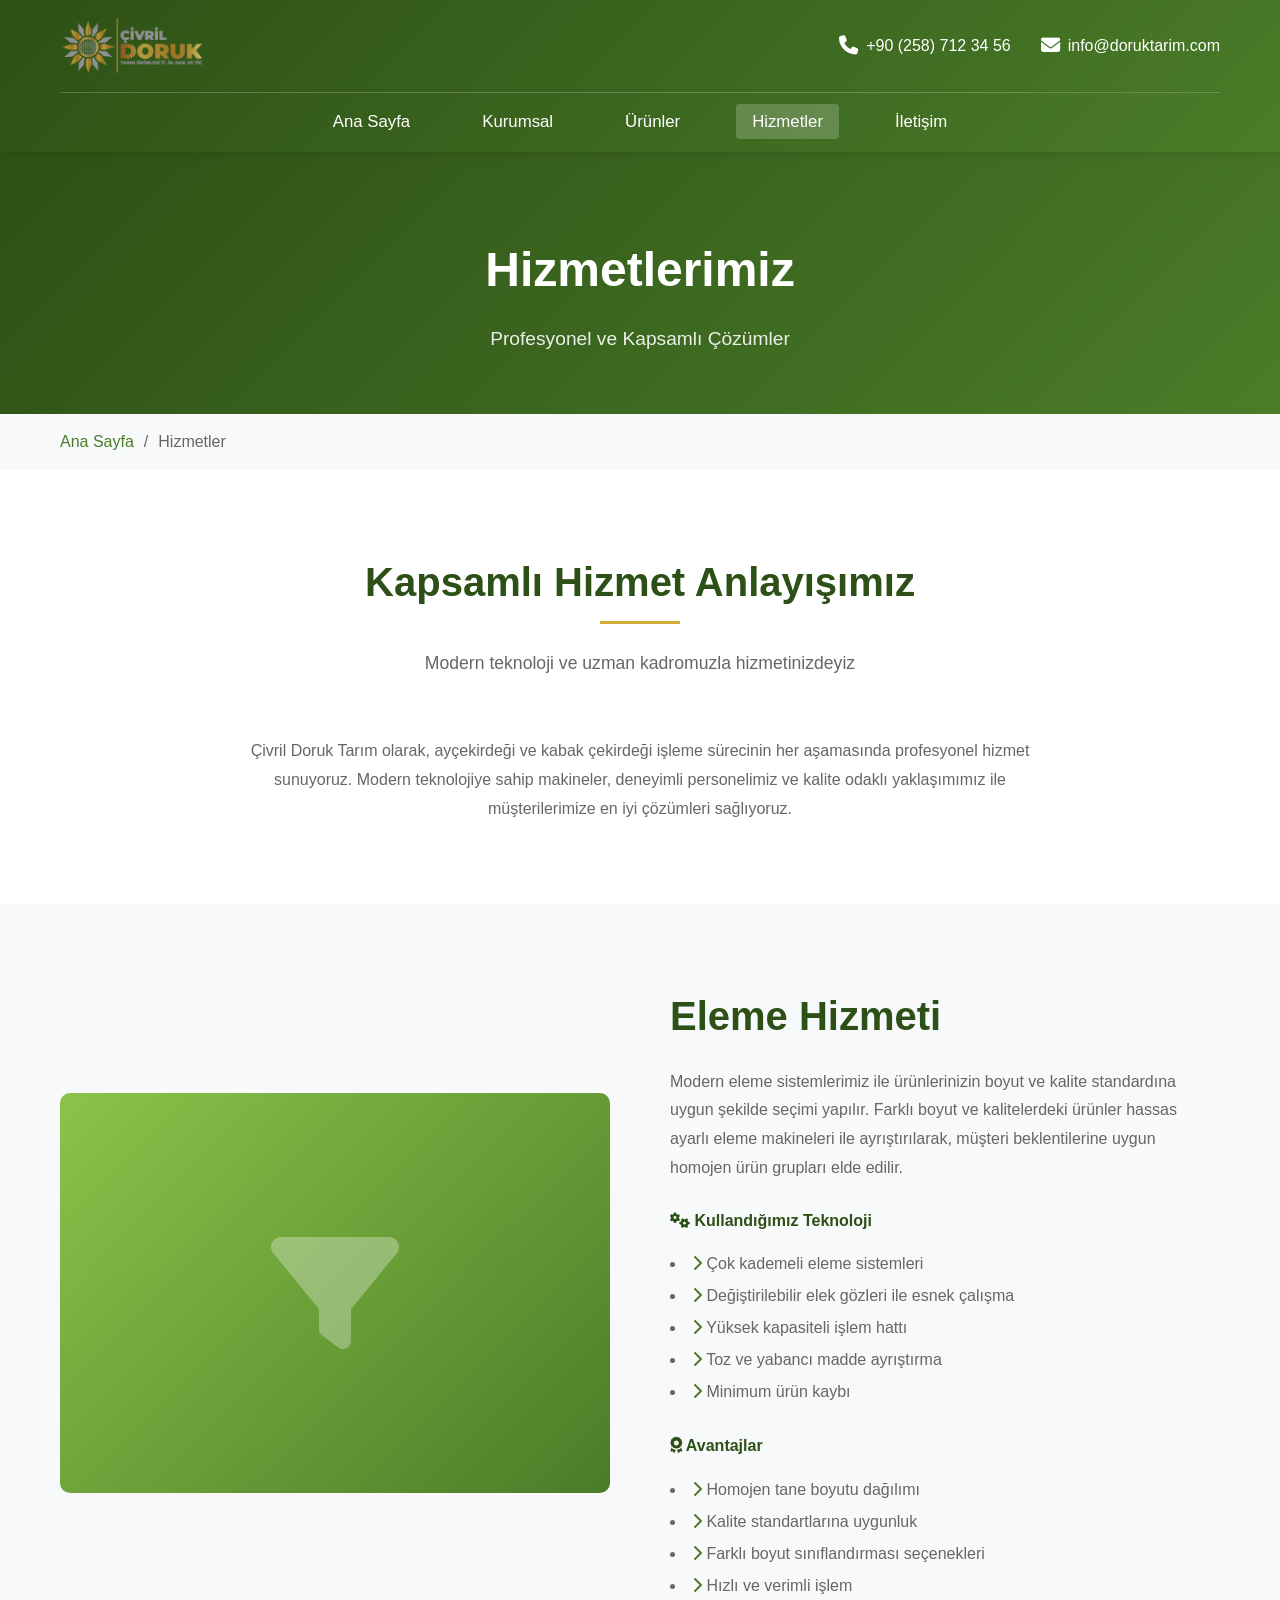
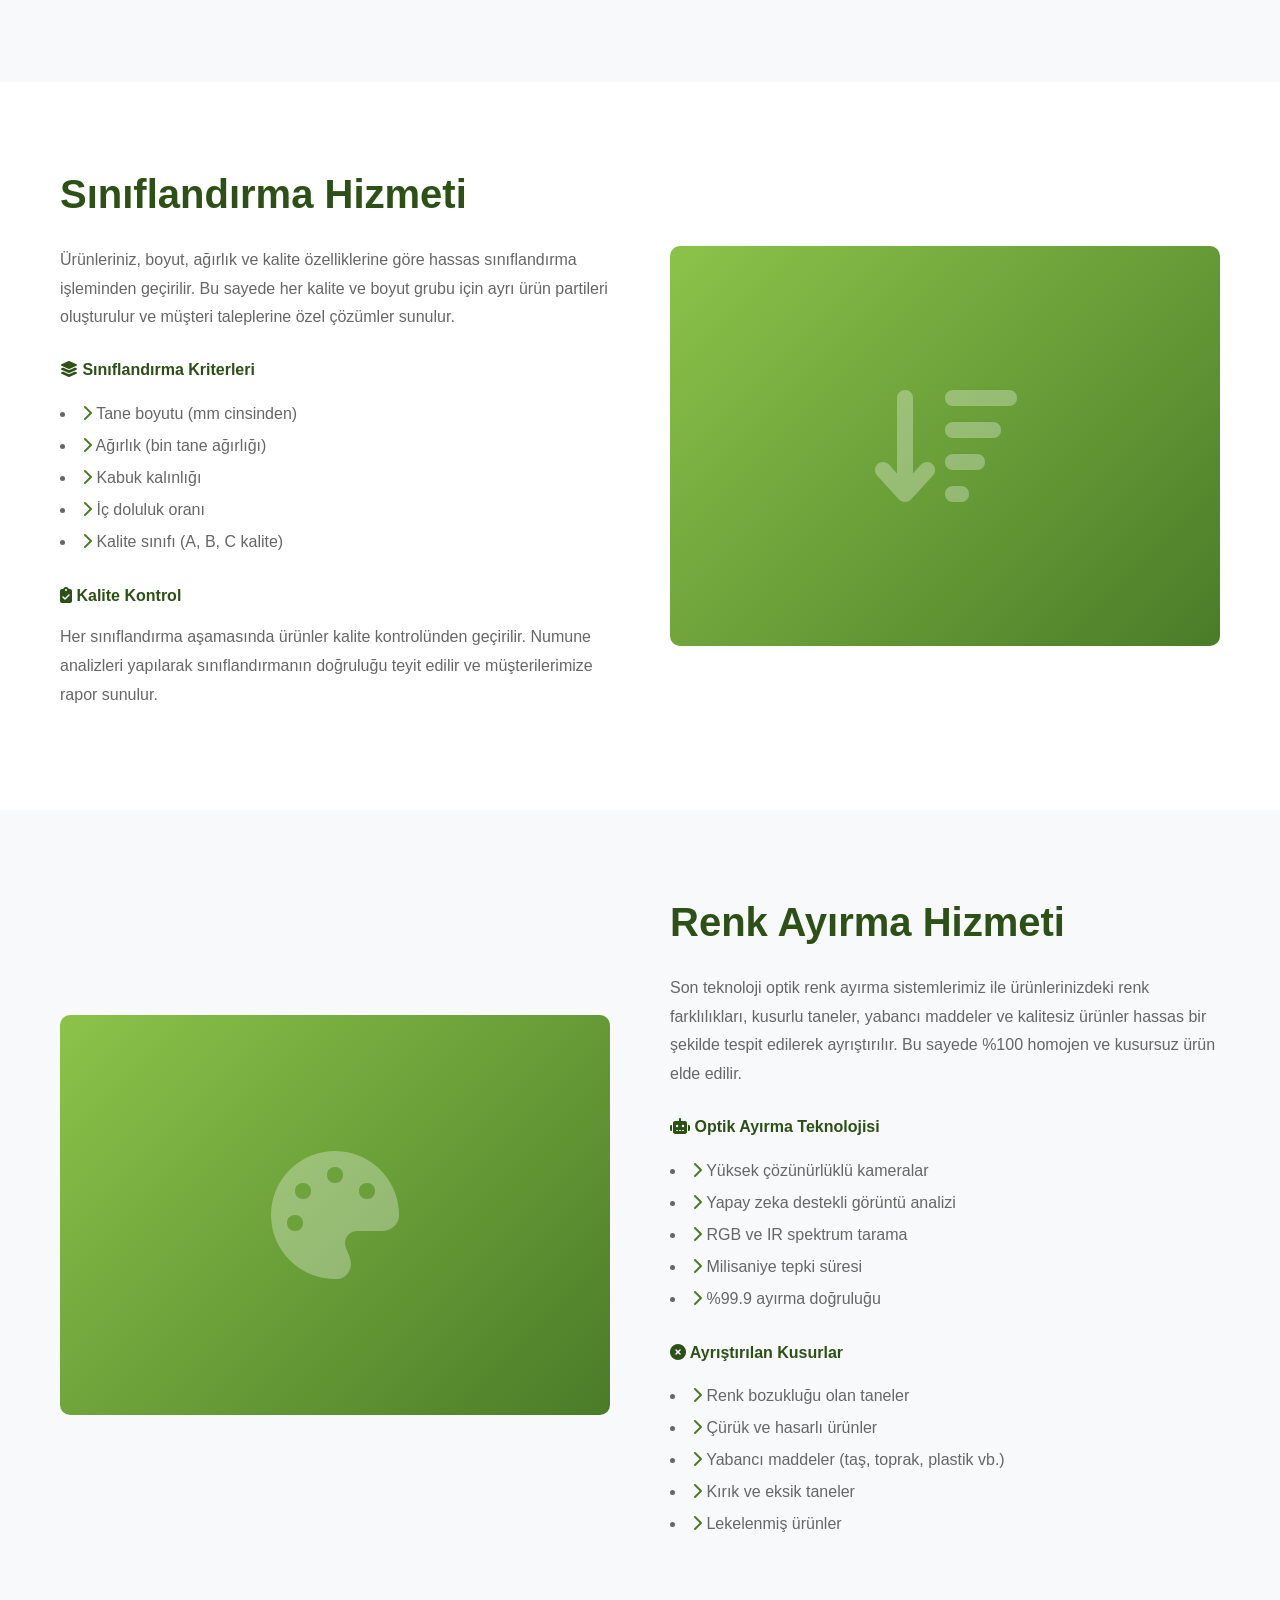
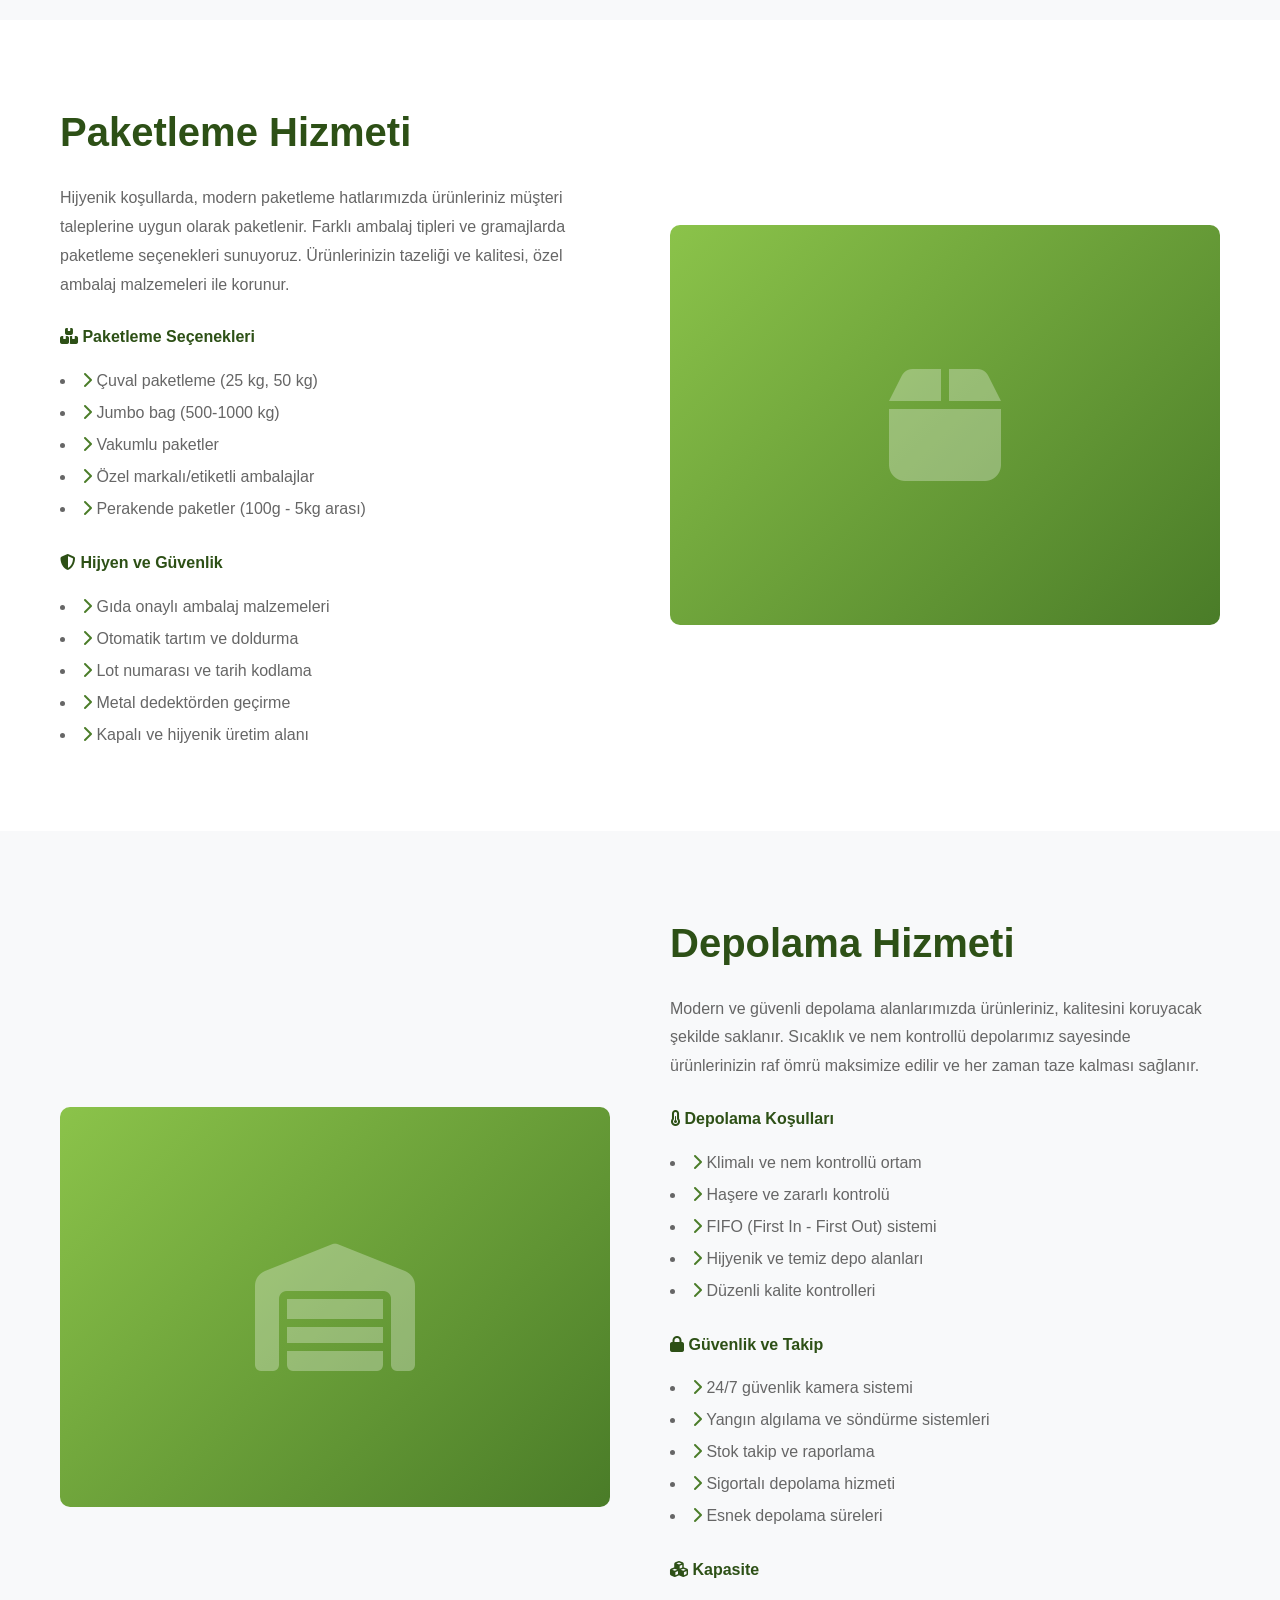
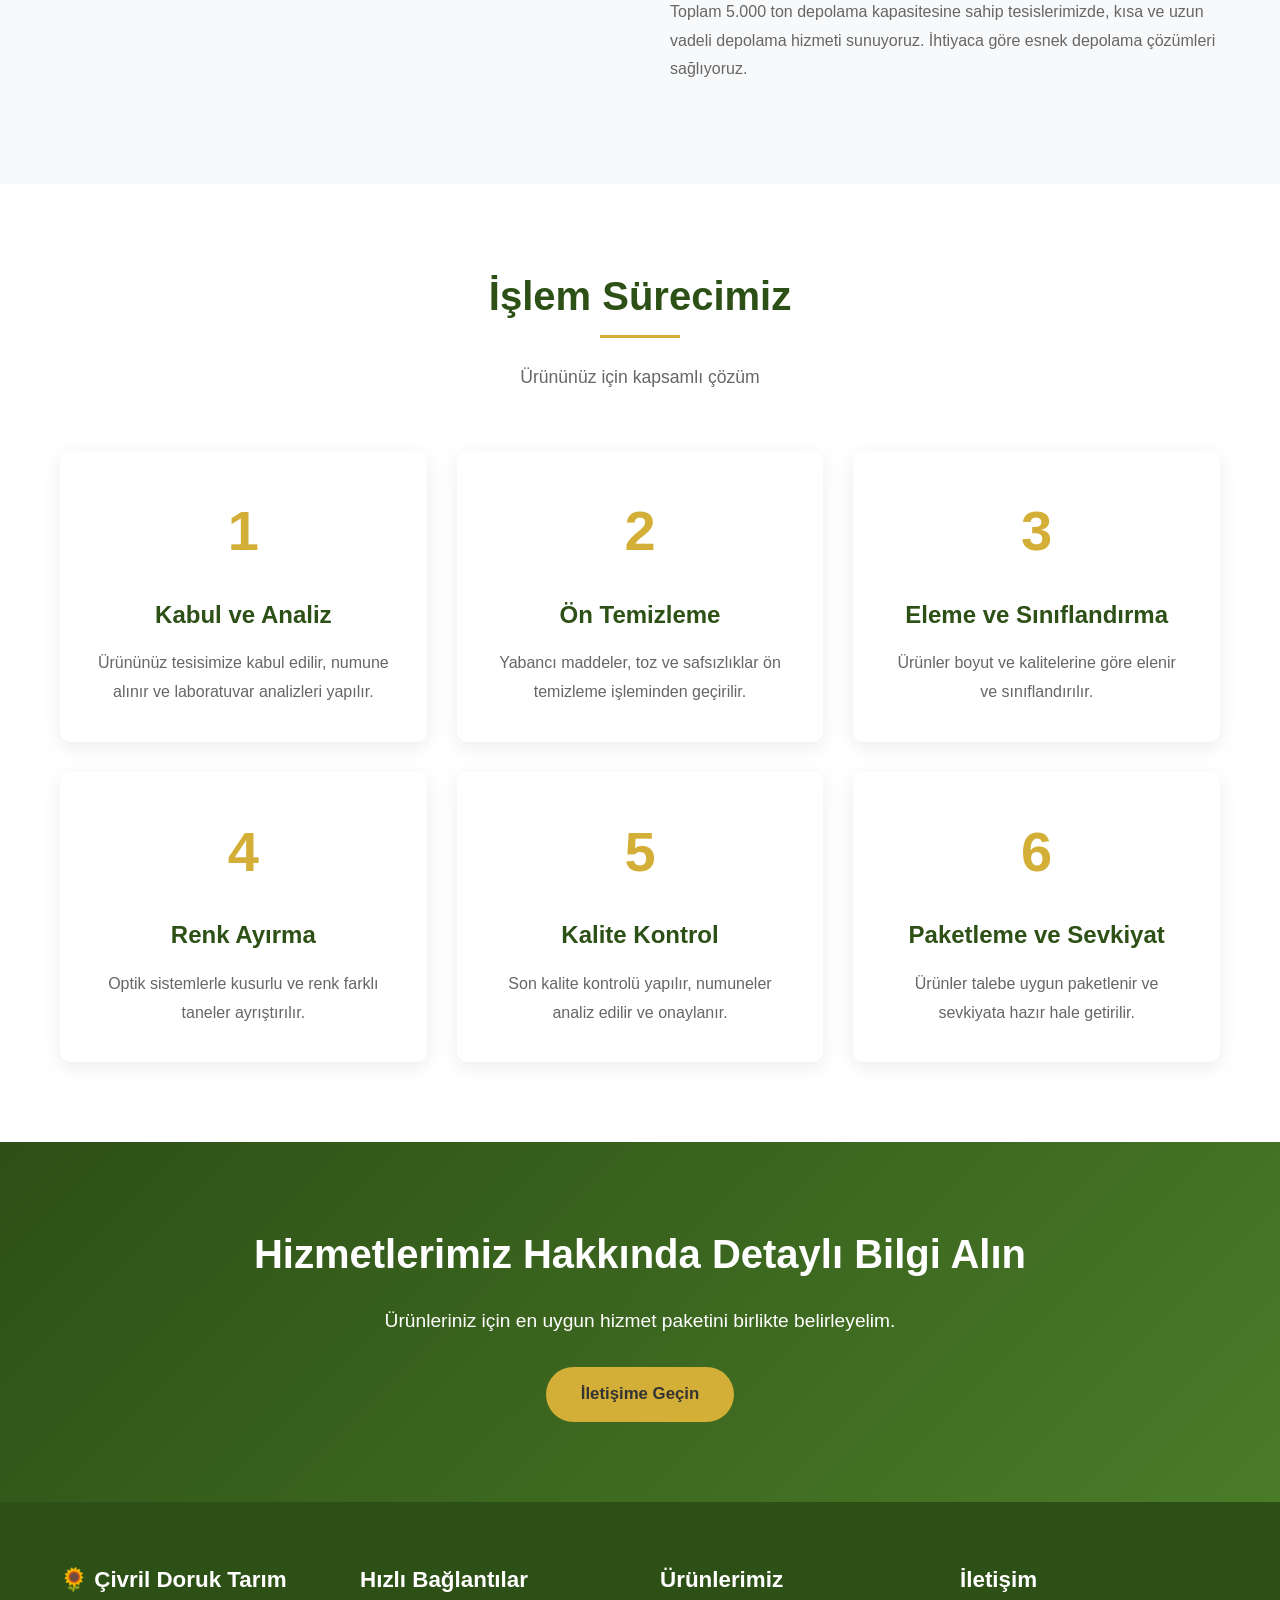
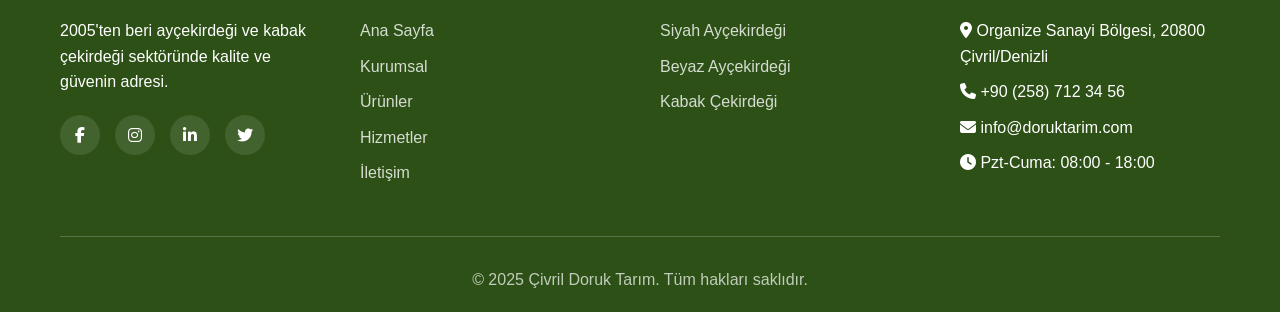
<file: doruk-tarim-website/hizmetler.html>
<!DOCTYPE html>
<html lang="tr">
<head>
    <meta charset="UTF-8">
    <meta name="viewport" content="width=device-width, initial-scale=1.0">
    <meta name="description" content="Çivril Doruk Tarım - Eleme, Sınıflandırma, Renk Ayırma, Paketleme ve Depolama Hizmetlerimiz">
    <title>Hizmetler - Çivril Doruk Tarım</title>
    <link rel="icon" type="image/png" href="images/icon-doruk.png">
    <link rel="stylesheet" href="css/style.css">
    <link rel="stylesheet" href="https://cdnjs.cloudflare.com/ajax/libs/font-awesome/6.4.0/css/all.min.css">
</head>
<body>
    <!-- Header -->
    <header>
        <div class="container">
            <div class="header-top">
                <div class="logo">
                    <a href="index.html" style="display: flex; align-items: center; text-decoration: none; color: inherit;">
                        <img src="images/Doruk-logo.png" alt="Çivril Doruk Tarım Logo" style="height: 60px; margin-right: 15px;">
                    </a>
                </div>
                <div class="header-contact">
                    <div class="contact-item">
                        <i class="fas fa-phone"></i>
                        <span>+90 (258) 712 34 56</span>
                    </div>
                    <div class="contact-item">
                        <i class="fas fa-envelope"></i>
                        <span>info@doruktarim.com</span>
                    </div>
                </div>
                <button class="mobile-menu-toggle" onclick="toggleMenu()">
                    <i class="fas fa-bars"></i>
                </button>
            </div>
            <nav>
                <ul id="navMenu">
                    <li><a href="index.html">Ana Sayfa</a></li>
                    <li><a href="kurumsal.html">Kurumsal</a></li>
                    <li><a href="urunler.html">Ürünler</a></li>
                    <li><a href="hizmetler.html" class="active">Hizmetler</a></li>
                    <li><a href="iletisim.html">İletişim</a></li>
                </ul>
            </nav>
        </div>
    </header>

    <!-- Page Header -->
    <section class="page-header">
        <div class="container">
            <h1>Hizmetlerimiz</h1>
            <p>Profesyonel ve Kapsamlı Çözümler</p>
        </div>
    </section>

    <!-- Breadcrumb -->
    <div class="breadcrumb">
        <div class="container">
            <ul>
                <li><a href="index.html">Ana Sayfa</a></li>
                <li>/</li>
                <li>Hizmetler</li>
            </ul>
        </div>
    </div>

    <!-- Services Intro -->
    <section>
        <div class="container">
            <div class="section-title">
                <h2>Kapsamlı Hizmet Anlayışımız</h2>
                <p>Modern teknoloji ve uzman kadromuzla hizmetinizdeyiz</p>
            </div>
            <div style="max-width: 800px; margin: 0 auto; text-align: center; color: var(--light-text); line-height: 1.8;">
                <p>
                    Çivril Doruk Tarım olarak, ayçekirdeği ve kabak çekirdeği işleme sürecinin her aşamasında
                    profesyonel hizmet sunuyoruz. Modern teknolojiye sahip makineler, deneyimli personelimiz ve
                    kalite odaklı yaklaşımımız ile müşterilerimize en iyi çözümleri sağlıyoruz.
                </p>
            </div>
        </div>
    </section>

    <!-- Service 1: Eleme -->
    <section style="background-color: var(--bg-light);">
        <div class="container">
            <div class="about-content">
                <div class="about-image">
                    <i class="fas fa-filter" style="font-size: 8rem;"></i>
                </div>
                <div class="about-text">
                    <h3 style="font-size: 2.5rem; color: var(--primary-green); margin-bottom: 20px;">
                        Eleme Hizmeti
                    </h3>
                    <p>
                        Modern eleme sistemlerimiz ile ürünlerinizin boyut ve kalite standardına uygun şekilde
                        seçimi yapılır. Farklı boyut ve kalitelerdeki ürünler hassas ayarlı eleme makineleri
                        ile ayrıştırılarak, müşteri beklentilerine uygun homojen ürün grupları elde edilir.
                    </p>

                    <h4 style="color: var(--primary-green); margin-top: 25px; margin-bottom: 15px;">
                        <i class="fas fa-cogs"></i> Kullandığımız Teknoloji
                    </h4>
                    <ul style="color: var(--light-text); line-height: 2; list-style-position: inside;">
                        <li><i class="fas fa-chevron-right" style="color: var(--secondary-green);"></i> Çok kademeli eleme sistemleri</li>
                        <li><i class="fas fa-chevron-right" style="color: var(--secondary-green);"></i> Değiştirilebilir elek gözleri ile esnek çalışma</li>
                        <li><i class="fas fa-chevron-right" style="color: var(--secondary-green);"></i> Yüksek kapasiteli işlem hattı</li>
                        <li><i class="fas fa-chevron-right" style="color: var(--secondary-green);"></i> Toz ve yabancı madde ayrıştırma</li>
                        <li><i class="fas fa-chevron-right" style="color: var(--secondary-green);"></i> Minimum ürün kaybı</li>
                    </ul>

                    <h4 style="color: var(--primary-green); margin-top: 25px; margin-bottom: 15px;">
                        <i class="fas fa-award"></i> Avantajlar
                    </h4>
                    <ul style="color: var(--light-text); line-height: 2; list-style-position: inside;">
                        <li><i class="fas fa-chevron-right" style="color: var(--secondary-green);"></i> Homojen tane boyutu dağılımı</li>
                        <li><i class="fas fa-chevron-right" style="color: var(--secondary-green);"></i> Kalite standartlarına uygunluk</li>
                        <li><i class="fas fa-chevron-right" style="color: var(--secondary-green);"></i> Farklı boyut sınıflandırması seçenekleri</li>
                        <li><i class="fas fa-chevron-right" style="color: var(--secondary-green);"></i> Hızlı ve verimli işlem</li>
                    </ul>
                </div>
            </div>
        </div>
    </section>

    <!-- Service 2: Sınıflandırma -->
    <section>
        <div class="container">
            <div class="about-content">
                <div class="about-text">
                    <h3 style="font-size: 2.5rem; color: var(--primary-green); margin-bottom: 20px;">
                        Sınıflandırma Hizmeti
                    </h3>
                    <p>
                        Ürünleriniz, boyut, ağırlık ve kalite özelliklerine göre hassas sınıflandırma işleminden
                        geçirilir. Bu sayede her kalite ve boyut grubu için ayrı ürün partileri oluşturulur ve
                        müşteri taleplerine özel çözümler sunulur.
                    </p>

                    <h4 style="color: var(--primary-green); margin-top: 25px; margin-bottom: 15px;">
                        <i class="fas fa-layer-group"></i> Sınıflandırma Kriterleri
                    </h4>
                    <ul style="color: var(--light-text); line-height: 2; list-style-position: inside;">
                        <li><i class="fas fa-chevron-right" style="color: var(--secondary-green);"></i> Tane boyutu (mm cinsinden)</li>
                        <li><i class="fas fa-chevron-right" style="color: var(--secondary-green);"></i> Ağırlık (bin tane ağırlığı)</li>
                        <li><i class="fas fa-chevron-right" style="color: var(--secondary-green);"></i> Kabuk kalınlığı</li>
                        <li><i class="fas fa-chevron-right" style="color: var(--secondary-green);"></i> İç doluluk oranı</li>
                        <li><i class="fas fa-chevron-right" style="color: var(--secondary-green);"></i> Kalite sınıfı (A, B, C kalite)</li>
                    </ul>

                    <h4 style="color: var(--primary-green); margin-top: 25px; margin-bottom: 15px;">
                        <i class="fas fa-clipboard-check"></i> Kalite Kontrol
                    </h4>
                    <p style="color: var(--light-text);">
                        Her sınıflandırma aşamasında ürünler kalite kontrolünden geçirilir. Numune analizleri
                        yapılarak sınıflandırmanın doğruluğu teyit edilir ve müşterilerimize rapor sunulur.
                    </p>
                </div>
                <div class="about-image">
                    <i class="fas fa-sort-amount-down" style="font-size: 8rem;"></i>
                </div>
            </div>
        </div>
    </section>

    <!-- Service 3: Renk Ayırma -->
    <section style="background-color: var(--bg-light);">
        <div class="container">
            <div class="about-content">
                <div class="about-image">
                    <i class="fas fa-palette" style="font-size: 8rem;"></i>
                </div>
                <div class="about-text">
                    <h3 style="font-size: 2.5rem; color: var(--primary-green); margin-bottom: 20px;">
                        Renk Ayırma Hizmeti
                    </h3>
                    <p>
                        Son teknoloji optik renk ayırma sistemlerimiz ile ürünlerinizdeki renk farklılıkları,
                        kusurlu taneler, yabancı maddeler ve kalitesiz ürünler hassas bir şekilde tespit edilerek
                        ayrıştırılır. Bu sayede %100 homojen ve kusursuz ürün elde edilir.
                    </p>

                    <h4 style="color: var(--primary-green); margin-top: 25px; margin-bottom: 15px;">
                        <i class="fas fa-robot"></i> Optik Ayırma Teknolojisi
                    </h4>
                    <ul style="color: var(--light-text); line-height: 2; list-style-position: inside;">
                        <li><i class="fas fa-chevron-right" style="color: var(--secondary-green);"></i> Yüksek çözünürlüklü kameralar</li>
                        <li><i class="fas fa-chevron-right" style="color: var(--secondary-green);"></i> Yapay zeka destekli görüntü analizi</li>
                        <li><i class="fas fa-chevron-right" style="color: var(--secondary-green);"></i> RGB ve IR spektrum tarama</li>
                        <li><i class="fas fa-chevron-right" style="color: var(--secondary-green);"></i> Milisaniye tepki süresi</li>
                        <li><i class="fas fa-chevron-right" style="color: var(--secondary-green);"></i> %99.9 ayırma doğruluğu</li>
                    </ul>

                    <h4 style="color: var(--primary-green); margin-top: 25px; margin-bottom: 15px;">
                        <i class="fas fa-times-circle"></i> Ayrıştırılan Kusurlar
                    </h4>
                    <ul style="color: var(--light-text); line-height: 2; list-style-position: inside;">
                        <li><i class="fas fa-chevron-right" style="color: var(--secondary-green);"></i> Renk bozukluğu olan taneler</li>
                        <li><i class="fas fa-chevron-right" style="color: var(--secondary-green);"></i> Çürük ve hasarlı ürünler</li>
                        <li><i class="fas fa-chevron-right" style="color: var(--secondary-green);"></i> Yabancı maddeler (taş, toprak, plastik vb.)</li>
                        <li><i class="fas fa-chevron-right" style="color: var(--secondary-green);"></i> Kırık ve eksik taneler</li>
                        <li><i class="fas fa-chevron-right" style="color: var(--secondary-green);"></i> Lekelenmiş ürünler</li>
                    </ul>
                </div>
            </div>
        </div>
    </section>

    <!-- Service 4: Paketleme -->
    <section>
        <div class="container">
            <div class="about-content">
                <div class="about-text">
                    <h3 style="font-size: 2.5rem; color: var(--primary-green); margin-bottom: 20px;">
                        Paketleme Hizmeti
                    </h3>
                    <p>
                        Hijyenik koşullarda, modern paketleme hatlarımızda ürünleriniz müşteri taleplerine uygun
                        olarak paketlenir. Farklı ambalaj tipleri ve gramajlarda paketleme seçenekleri sunuyoruz.
                        Ürünlerinizin tazeliği ve kalitesi, özel ambalaj malzemeleri ile korunur.
                    </p>

                    <h4 style="color: var(--primary-green); margin-top: 25px; margin-bottom: 15px;">
                        <i class="fas fa-boxes"></i> Paketleme Seçenekleri
                    </h4>
                    <ul style="color: var(--light-text); line-height: 2; list-style-position: inside;">
                        <li><i class="fas fa-chevron-right" style="color: var(--secondary-green);"></i> Çuval paketleme (25 kg, 50 kg)</li>
                        <li><i class="fas fa-chevron-right" style="color: var(--secondary-green);"></i> Jumbo bag (500-1000 kg)</li>
                        <li><i class="fas fa-chevron-right" style="color: var(--secondary-green);"></i> Vakumlu paketler</li>
                        <li><i class="fas fa-chevron-right" style="color: var(--secondary-green);"></i> Özel markalı/etiketli ambalajlar</li>
                        <li><i class="fas fa-chevron-right" style="color: var(--secondary-green);"></i> Perakende paketler (100g - 5kg arası)</li>
                    </ul>

                    <h4 style="color: var(--primary-green); margin-top: 25px; margin-bottom: 15px;">
                        <i class="fas fa-shield-alt"></i> Hijyen ve Güvenlik
                    </h4>
                    <ul style="color: var(--light-text); line-height: 2; list-style-position: inside;">
                        <li><i class="fas fa-chevron-right" style="color: var(--secondary-green);"></i> Gıda onaylı ambalaj malzemeleri</li>
                        <li><i class="fas fa-chevron-right" style="color: var(--secondary-green);"></i> Otomatik tartım ve doldurma</li>
                        <li><i class="fas fa-chevron-right" style="color: var(--secondary-green);"></i> Lot numarası ve tarih kodlama</li>
                        <li><i class="fas fa-chevron-right" style="color: var(--secondary-green);"></i> Metal dedektörden geçirme</li>
                        <li><i class="fas fa-chevron-right" style="color: var(--secondary-green);"></i> Kapalı ve hijyenik üretim alanı</li>
                    </ul>
                </div>
                <div class="about-image">
                    <i class="fas fa-box" style="font-size: 8rem;"></i>
                </div>
            </div>
        </div>
    </section>

    <!-- Service 5: Depolama -->
    <section style="background-color: var(--bg-light);">
        <div class="container">
            <div class="about-content">
                <div class="about-image">
                    <i class="fas fa-warehouse" style="font-size: 8rem;"></i>
                </div>
                <div class="about-text">
                    <h3 style="font-size: 2.5rem; color: var(--primary-green); margin-bottom: 20px;">
                        Depolama Hizmeti
                    </h3>
                    <p>
                        Modern ve güvenli depolama alanlarımızda ürünleriniz, kalitesini koruyacak şekilde
                        saklanır. Sıcaklık ve nem kontrollü depolarımız sayesinde ürünlerinizin raf ömrü
                        maksimize edilir ve her zaman taze kalması sağlanır.
                    </p>

                    <h4 style="color: var(--primary-green); margin-top: 25px; margin-bottom: 15px;">
                        <i class="fas fa-thermometer-half"></i> Depolama Koşulları
                    </h4>
                    <ul style="color: var(--light-text); line-height: 2; list-style-position: inside;">
                        <li><i class="fas fa-chevron-right" style="color: var(--secondary-green);"></i> Klimalı ve nem kontrollü ortam</li>
                        <li><i class="fas fa-chevron-right" style="color: var(--secondary-green);"></i> Haşere ve zararlı kontrolü</li>
                        <li><i class="fas fa-chevron-right" style="color: var(--secondary-green);"></i> FIFO (First In - First Out) sistemi</li>
                        <li><i class="fas fa-chevron-right" style="color: var(--secondary-green);"></i> Hijyenik ve temiz depo alanları</li>
                        <li><i class="fas fa-chevron-right" style="color: var(--secondary-green);"></i> Düzenli kalite kontrolleri</li>
                    </ul>

                    <h4 style="color: var(--primary-green); margin-top: 25px; margin-bottom: 15px;">
                        <i class="fas fa-lock"></i> Güvenlik ve Takip
                    </h4>
                    <ul style="color: var(--light-text); line-height: 2; list-style-position: inside;">
                        <li><i class="fas fa-chevron-right" style="color: var(--secondary-green);"></i> 24/7 güvenlik kamera sistemi</li>
                        <li><i class="fas fa-chevron-right" style="color: var(--secondary-green);"></i> Yangın algılama ve söndürme sistemleri</li>
                        <li><i class="fas fa-chevron-right" style="color: var(--secondary-green);"></i> Stok takip ve raporlama</li>
                        <li><i class="fas fa-chevron-right" style="color: var(--secondary-green);"></i> Sigortalı depolama hizmeti</li>
                        <li><i class="fas fa-chevron-right" style="color: var(--secondary-green);"></i> Esnek depolama süreleri</li>
                    </ul>

                    <h4 style="color: var(--primary-green); margin-top: 25px; margin-bottom: 15px;">
                        <i class="fas fa-cubes"></i> Kapasite
                    </h4>
                    <p style="color: var(--light-text);">
                        Toplam 5.000 ton depolama kapasitesine sahip tesislerimizde, kısa ve uzun vadeli
                        depolama hizmeti sunuyoruz. İhtiyaca göre esnek depolama çözümleri sağlıyoruz.
                    </p>
                </div>
            </div>
        </div>
    </section>

    <!-- Process Flow -->
    <section>
        <div class="container">
            <div class="section-title">
                <h2>İşlem Sürecimiz</h2>
                <p>Ürününüz için kapsamlı çözüm</p>
            </div>
            <div class="features-grid">
                <div class="feature-card">
                    <div class="feature-icon" style="color: var(--accent-gold);">
                        <span style="font-size: 3.5rem; font-weight: bold;">1</span>
                    </div>
                    <h3>Kabul ve Analiz</h3>
                    <p>
                        Ürününüz tesisimize kabul edilir, numune alınır ve laboratuvar analizleri yapılır.
                    </p>
                </div>
                <div class="feature-card">
                    <div class="feature-icon" style="color: var(--accent-gold);">
                        <span style="font-size: 3.5rem; font-weight: bold;">2</span>
                    </div>
                    <h3>Ön Temizleme</h3>
                    <p>
                        Yabancı maddeler, toz ve safsızlıklar ön temizleme işleminden geçirilir.
                    </p>
                </div>
                <div class="feature-card">
                    <div class="feature-icon" style="color: var(--accent-gold);">
                        <span style="font-size: 3.5rem; font-weight: bold;">3</span>
                    </div>
                    <h3>Eleme ve Sınıflandırma</h3>
                    <p>
                        Ürünler boyut ve kalitelerine göre elenir ve sınıflandırılır.
                    </p>
                </div>
                <div class="feature-card">
                    <div class="feature-icon" style="color: var(--accent-gold);">
                        <span style="font-size: 3.5rem; font-weight: bold;">4</span>
                    </div>
                    <h3>Renk Ayırma</h3>
                    <p>
                        Optik sistemlerle kusurlu ve renk farklı taneler ayrıştırılır.
                    </p>
                </div>
                <div class="feature-card">
                    <div class="feature-icon" style="color: var(--accent-gold);">
                        <span style="font-size: 3.5rem; font-weight: bold;">5</span>
                    </div>
                    <h3>Kalite Kontrol</h3>
                    <p>
                        Son kalite kontrolü yapılır, numuneler analiz edilir ve onaylanır.
                    </p>
                </div>
                <div class="feature-card">
                    <div class="feature-icon" style="color: var(--accent-gold);">
                        <span style="font-size: 3.5rem; font-weight: bold;">6</span>
                    </div>
                    <h3>Paketleme ve Sevkiyat</h3>
                    <p>
                        Ürünler talebe uygun paketlenir ve sevkiyata hazır hale getirilir.
                    </p>
                </div>
            </div>
        </div>
    </section>

    <!-- Call to Action -->
    <section style="background: linear-gradient(135deg, var(--primary-green) 0%, var(--secondary-green) 100%); color: white; text-align: center;">
        <div class="container">
            <h2 style="font-size: 2.5rem; margin-bottom: 20px; color: white;">Hizmetlerimiz Hakkında Detaylı Bilgi Alın</h2>
            <p style="font-size: 1.2rem; margin-bottom: 30px; max-width: 700px; margin-left: auto; margin-right: auto;">
                Ürünleriniz için en uygun hizmet paketini birlikte belirleyelim.
            </p>
            <a href="iletisim.html" class="btn">İletişime Geçin</a>
        </div>
    </section>

    <!-- Footer -->
    <footer>
        <div class="container">
            <div class="footer-content">
                <div class="footer-section">
                    <h3>🌻 Çivril Doruk Tarım</h3>
                    <p>2005'ten beri ayçekirdeği ve kabak çekirdeği sektöründe kalite ve güvenin adresi.</p>
                    <div class="social-links">
                        <a href="#" aria-label="Facebook"><i class="fab fa-facebook-f"></i></a>
                        <a href="#" aria-label="Instagram"><i class="fab fa-instagram"></i></a>
                        <a href="#" aria-label="LinkedIn"><i class="fab fa-linkedin-in"></i></a>
                        <a href="#" aria-label="Twitter"><i class="fab fa-twitter"></i></a>
                    </div>
                </div>
                <div class="footer-section">
                    <h3>Hızlı Bağlantılar</h3>
                    <ul>
                        <li><a href="index.html">Ana Sayfa</a></li>
                        <li><a href="kurumsal.html">Kurumsal</a></li>
                        <li><a href="urunler.html">Ürünler</a></li>
                        <li><a href="hizmetler.html">Hizmetler</a></li>
                        <li><a href="iletisim.html">İletişim</a></li>
                    </ul>
                </div>
                <div class="footer-section">
                    <h3>Ürünlerimiz</h3>
                    <ul>
                        <li><a href="urunler.html#siyah">Siyah Ayçekirdeği</a></li>
                        <li><a href="urunler.html#beyaz">Beyaz Ayçekirdeği</a></li>
                        <li><a href="urunler.html#kabak">Kabak Çekirdeği</a></li>
                    </ul>
                </div>
                <div class="footer-section">
                    <h3>İletişim</h3>
                    <ul>
                        <li><i class="fas fa-map-marker-alt"></i> Organize Sanayi Bölgesi, 20800 Çivril/Denizli</li>
                        <li><i class="fas fa-phone"></i> +90 (258) 712 34 56</li>
                        <li><i class="fas fa-envelope"></i> info@doruktarim.com</li>
                        <li><i class="fas fa-clock"></i> Pzt-Cuma: 08:00 - 18:00</li>
                    </ul>
                </div>
            </div>
            <div class="footer-bottom">
                <p>&copy; 2025 Çivril Doruk Tarım. Tüm hakları saklıdır.</p>
            </div>
        </div>
    </footer>

    <script src="js/main.js"></script>
</body>
</html>
</file>
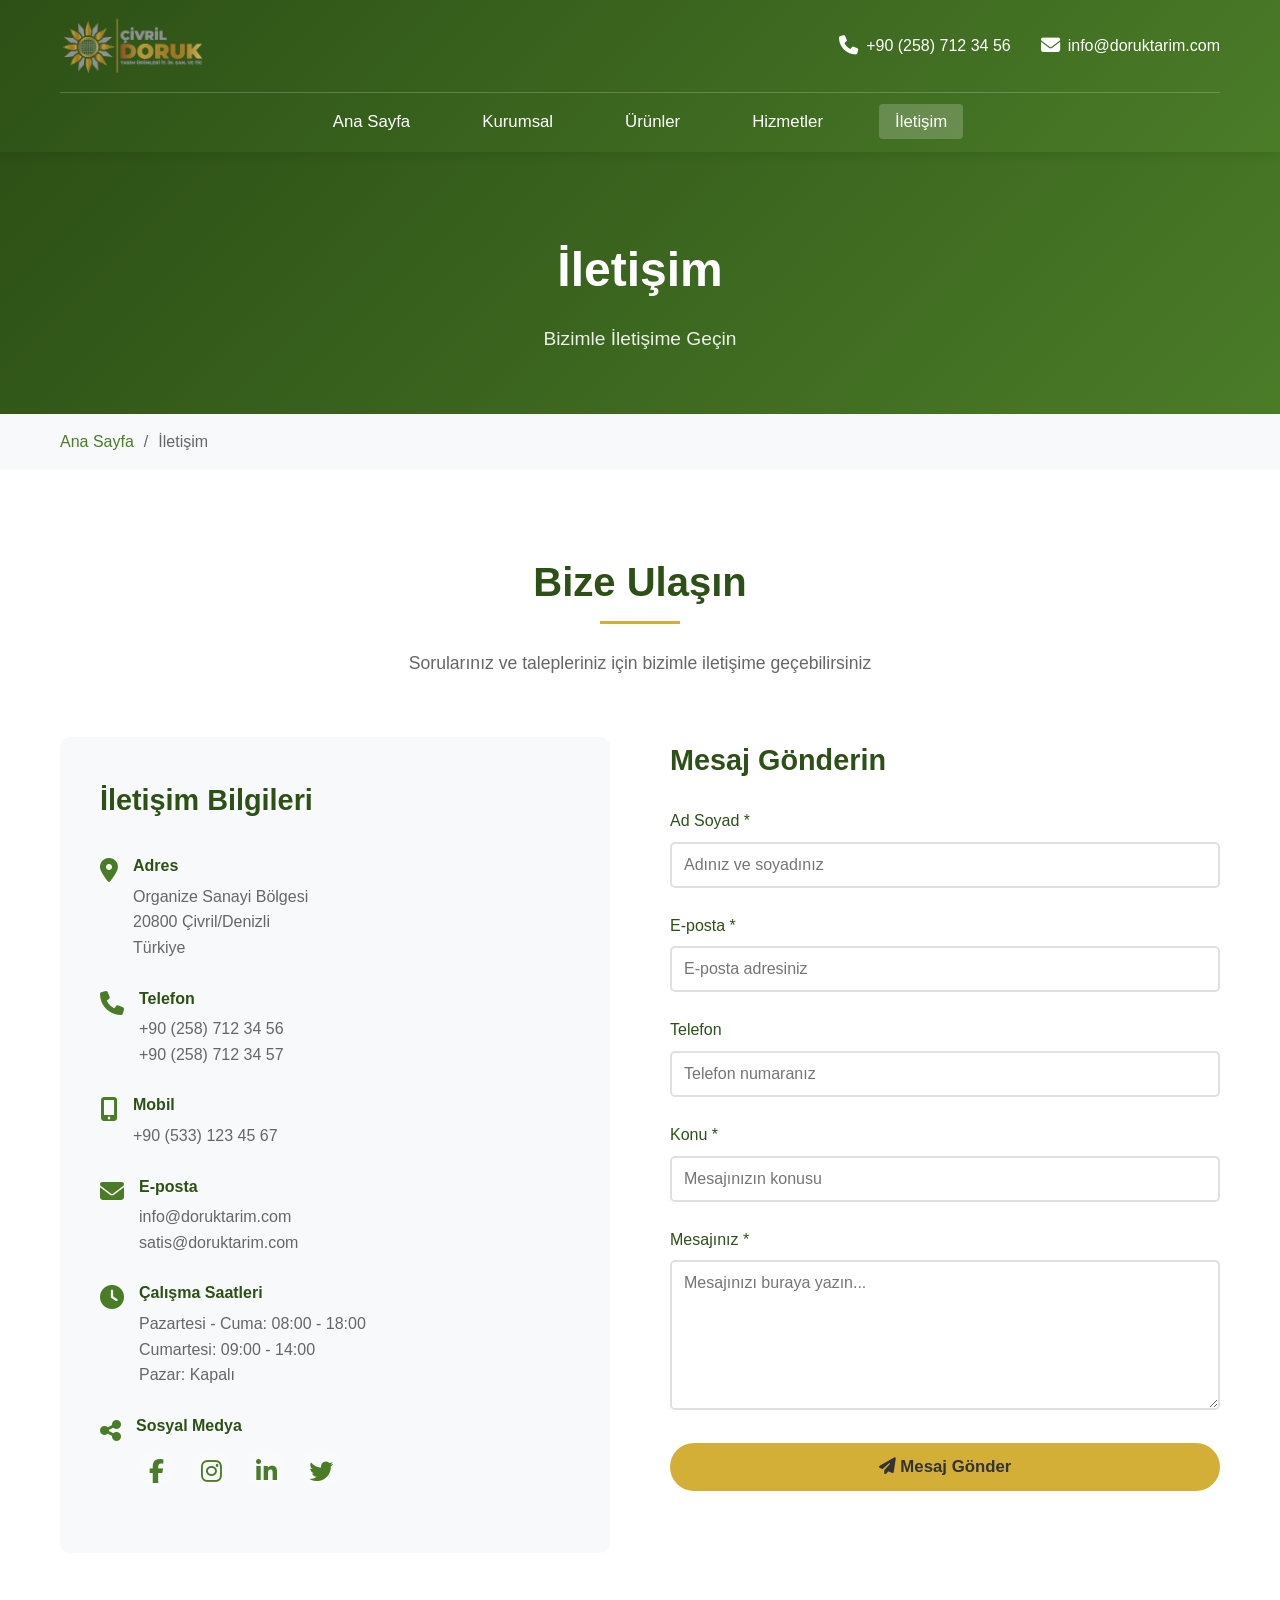
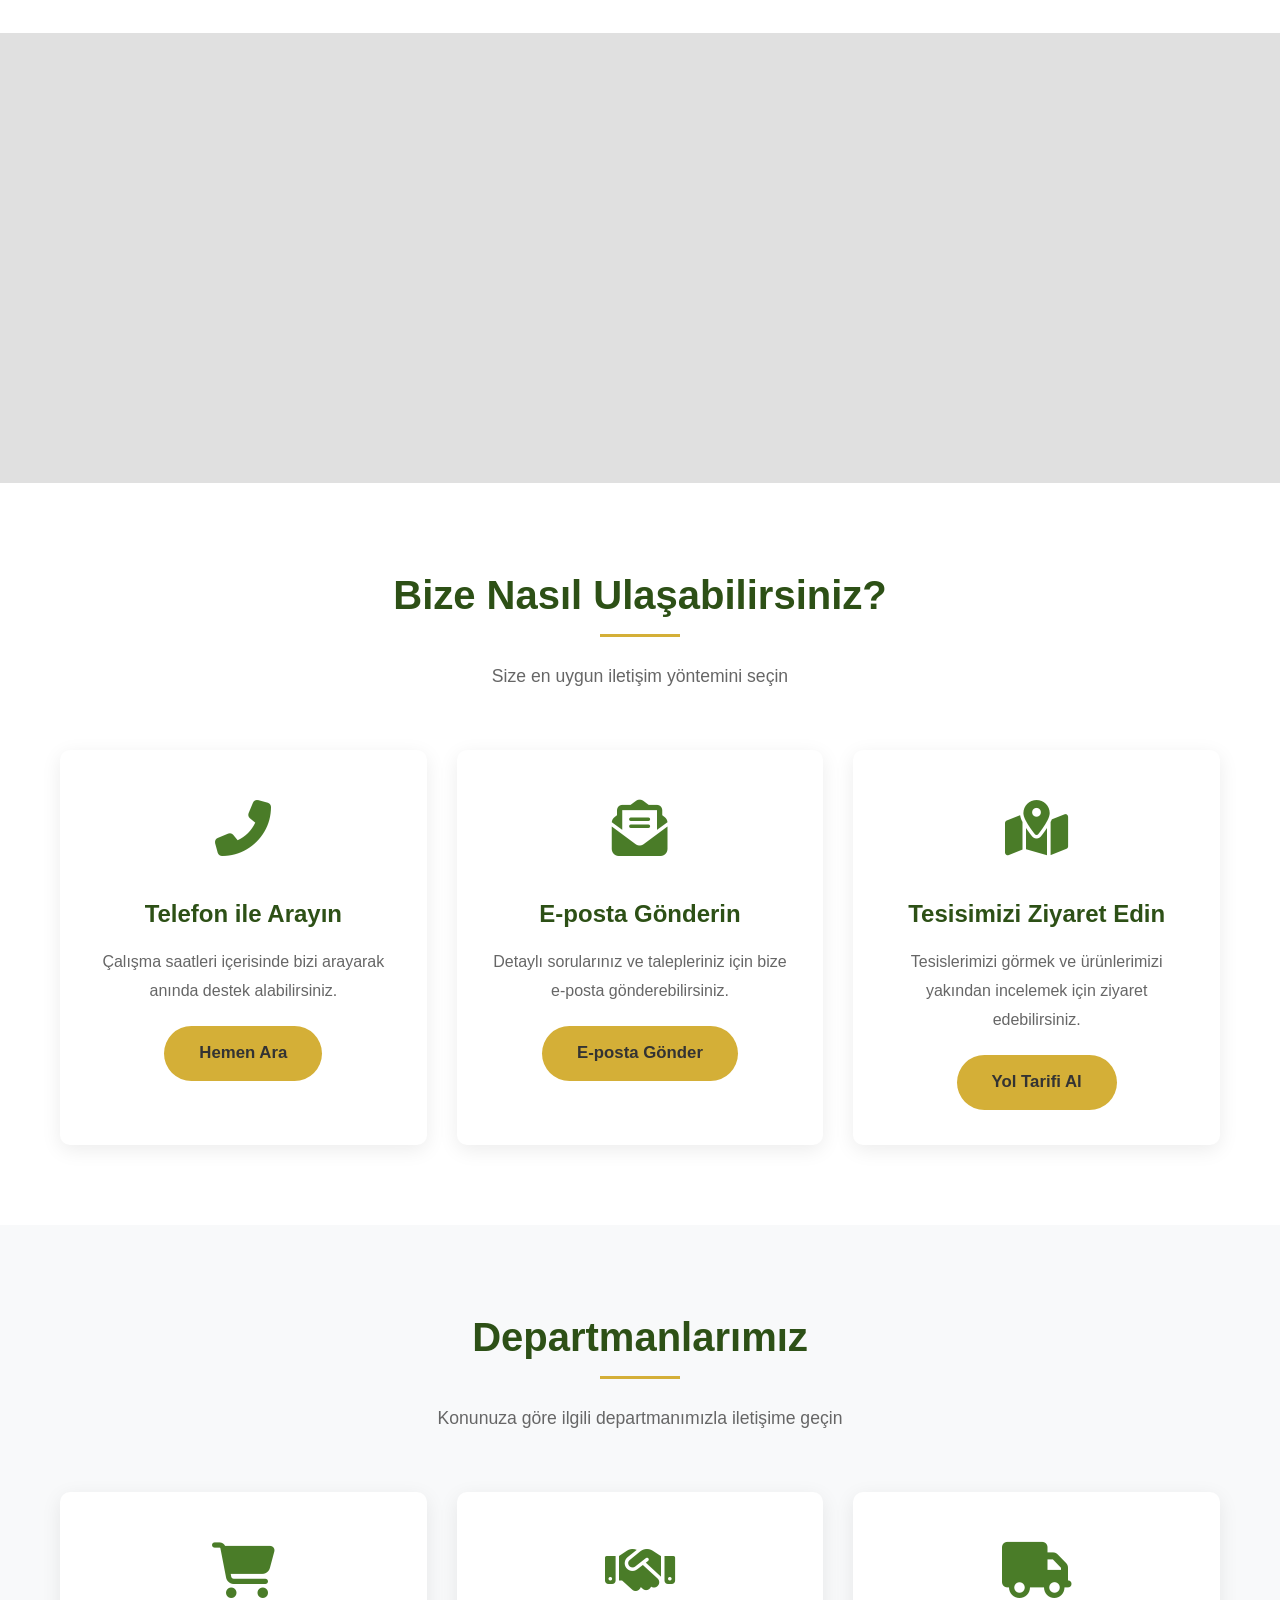
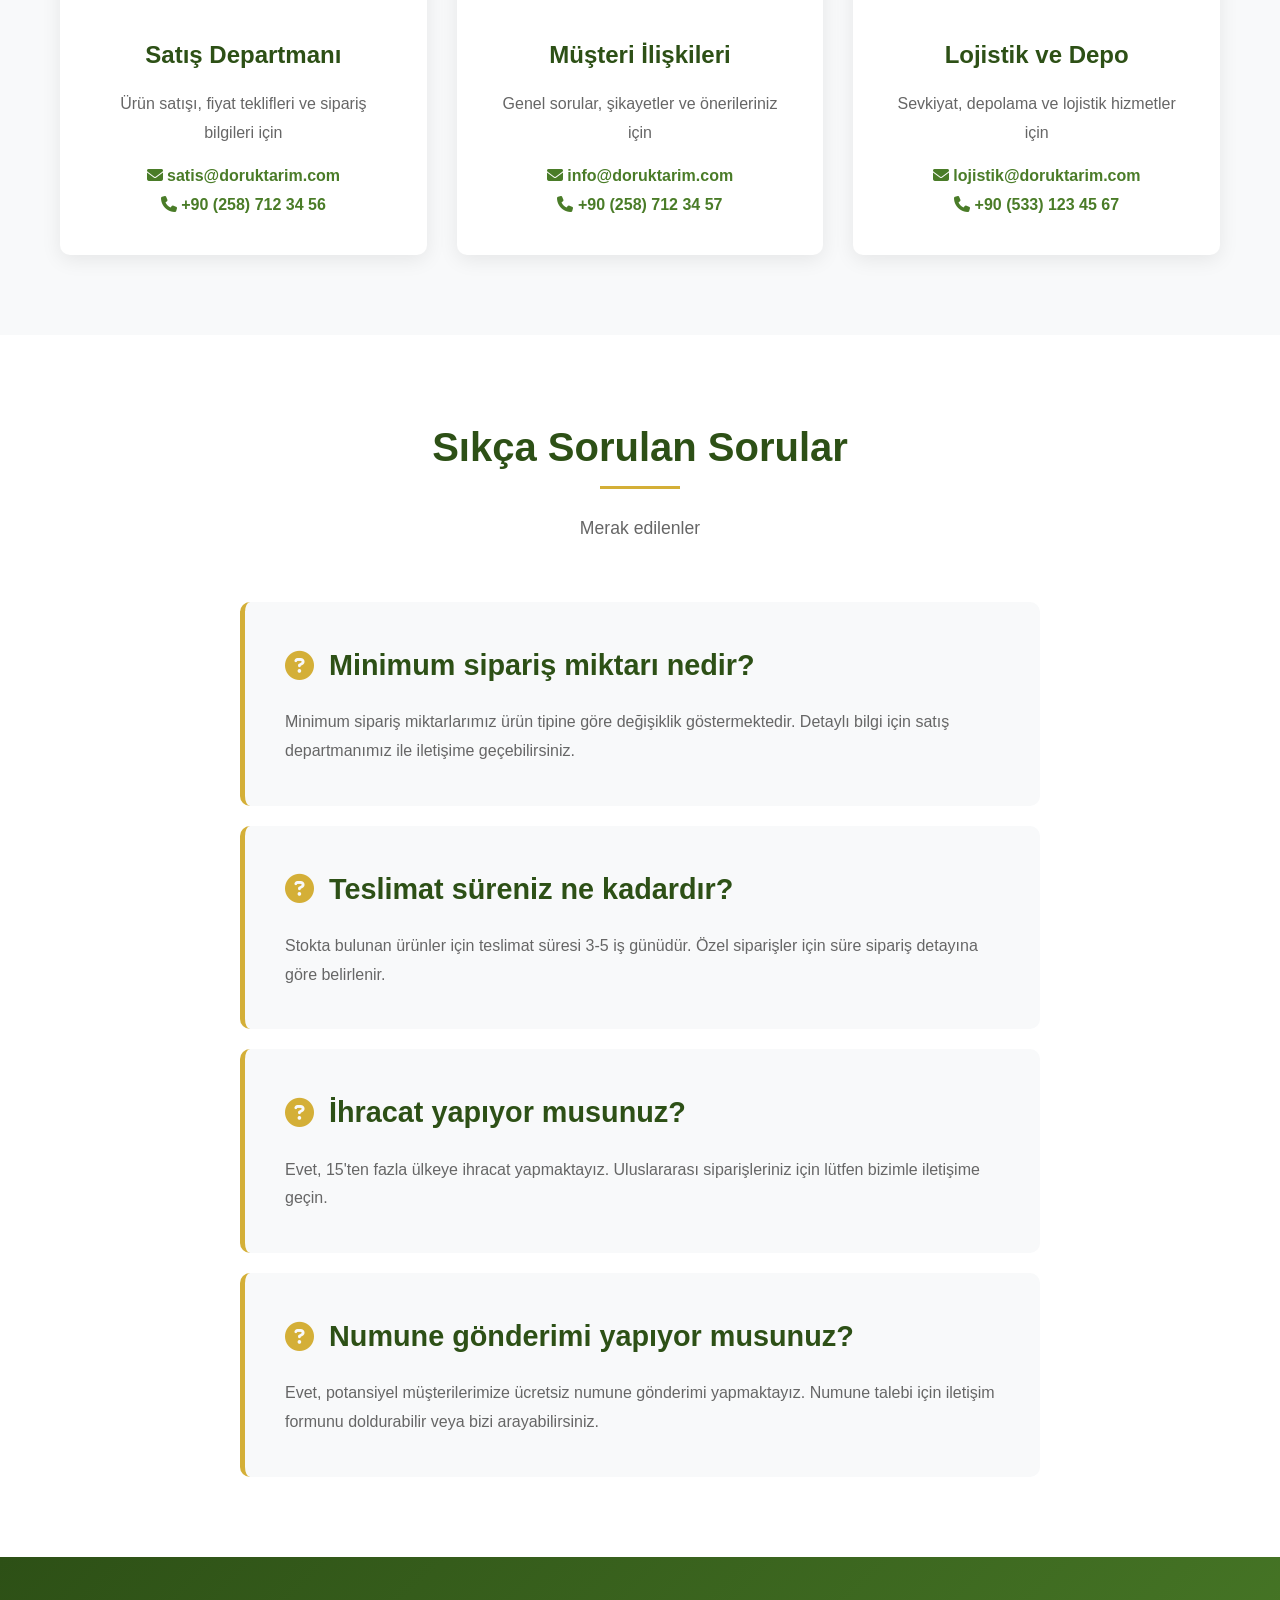
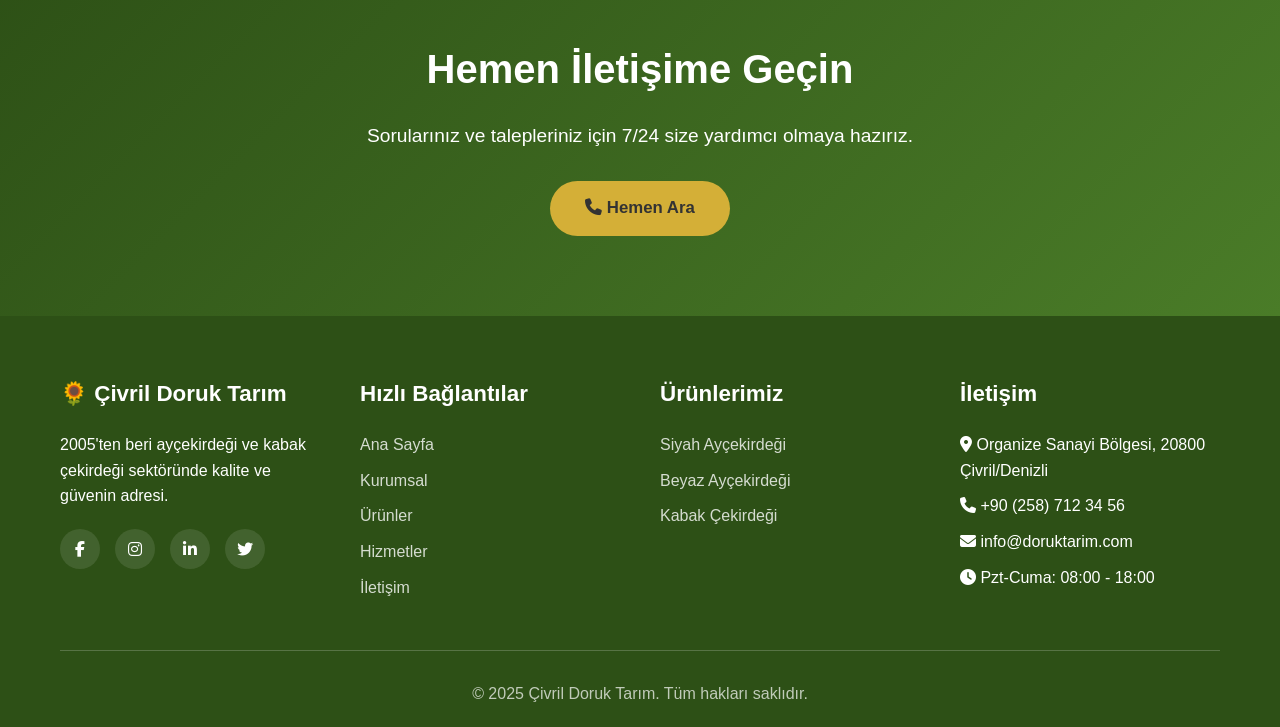
<file: doruk-tarim-website/iletisim.html>
<!DOCTYPE html>
<html lang="tr">
<head>
    <meta charset="UTF-8">
    <meta name="viewport" content="width=device-width, initial-scale=1.0">
    <meta name="description" content="Çivril Doruk Tarım - İletişim Bilgileri, Adres ve İletişim Formu">
    <title>İletişim - Çivril Doruk Tarım</title>
    <link rel="icon" type="image/png" href="images/icon-doruk.png">
    <link rel="stylesheet" href="css/style.css">
    <link rel="stylesheet" href="https://cdnjs.cloudflare.com/ajax/libs/font-awesome/6.4.0/css/all.min.css">
</head>
<body>
    <!-- Header -->
    <header>
        <div class="container">
            <div class="header-top">
                <div class="logo">
                    <a href="index.html" style="display: flex; align-items: center; text-decoration: none; color: inherit;">
                        <img src="images/Doruk-logo.png" alt="Çivril Doruk Tarım Logo" style="height: 60px; margin-right: 15px;">
                    </a>
                </div>
                <div class="header-contact">
                    <div class="contact-item">
                        <i class="fas fa-phone"></i>
                        <span>+90 (258) 712 34 56</span>
                    </div>
                    <div class="contact-item">
                        <i class="fas fa-envelope"></i>
                        <span>info@doruktarim.com</span>
                    </div>
                </div>
                <button class="mobile-menu-toggle" onclick="toggleMenu()">
                    <i class="fas fa-bars"></i>
                </button>
            </div>
            <nav>
                <ul id="navMenu">
                    <li><a href="index.html">Ana Sayfa</a></li>
                    <li><a href="kurumsal.html">Kurumsal</a></li>
                    <li><a href="urunler.html">Ürünler</a></li>
                    <li><a href="hizmetler.html">Hizmetler</a></li>
                    <li><a href="iletisim.html" class="active">İletişim</a></li>
                </ul>
            </nav>
        </div>
    </header>

    <!-- Page Header -->
    <section class="page-header">
        <div class="container">
            <h1>İletişim</h1>
            <p>Bizimle İletişime Geçin</p>
        </div>
    </section>

    <!-- Breadcrumb -->
    <div class="breadcrumb">
        <div class="container">
            <ul>
                <li><a href="index.html">Ana Sayfa</a></li>
                <li>/</li>
                <li>İletişim</li>
            </ul>
        </div>
    </div>

    <!-- Contact Section -->
    <section>
        <div class="container">
            <div class="section-title">
                <h2>Bize Ulaşın</h2>
                <p>Sorularınız ve talepleriniz için bizimle iletişime geçebilirsiniz</p>
            </div>

            <div class="contact-container">
                <!-- Contact Information -->
                <div class="contact-info">
                    <h3>İletişim Bilgileri</h3>

                    <div class="info-item">
                        <i class="fas fa-map-marker-alt"></i>
                        <div>
                            <h4>Adres</h4>
                            <p>Organize Sanayi Bölgesi<br>20800 Çivril/Denizli<br>Türkiye</p>
                        </div>
                    </div>

                    <div class="info-item">
                        <i class="fas fa-phone"></i>
                        <div>
                            <h4>Telefon</h4>
                            <p>+90 (258) 712 34 56<br>+90 (258) 712 34 57</p>
                        </div>
                    </div>

                    <div class="info-item">
                        <i class="fas fa-mobile-alt"></i>
                        <div>
                            <h4>Mobil</h4>
                            <p>+90 (533) 123 45 67</p>
                        </div>
                    </div>

                    <div class="info-item">
                        <i class="fas fa-envelope"></i>
                        <div>
                            <h4>E-posta</h4>
                            <p>info@doruktarim.com<br>satis@doruktarim.com</p>
                        </div>
                    </div>

                    <div class="info-item">
                        <i class="fas fa-clock"></i>
                        <div>
                            <h4>Çalışma Saatleri</h4>
                            <p>Pazartesi - Cuma: 08:00 - 18:00<br>Cumartesi: 09:00 - 14:00<br>Pazar: Kapalı</p>
                        </div>
                    </div>

                    <div class="info-item">
                        <i class="fas fa-share-alt"></i>
                        <div>
                            <h4>Sosyal Medya</h4>
                            <div class="social-links" style="margin-top: 10px;">
                                <a href="#" aria-label="Facebook"><i class="fab fa-facebook-f"></i></a>
                                <a href="#" aria-label="Instagram"><i class="fab fa-instagram"></i></a>
                                <a href="#" aria-label="LinkedIn"><i class="fab fa-linkedin-in"></i></a>
                                <a href="#" aria-label="Twitter"><i class="fab fa-twitter"></i></a>
                            </div>
                        </div>
                    </div>
                </div>

                <!-- Contact Form -->
                <div class="contact-form">
                    <h3 style="color: var(--primary-green); margin-bottom: 25px; font-size: 1.8rem;">Mesaj Gönderin</h3>
                    <form id="contactForm" onsubmit="handleSubmit(event)">
                        <div class="form-group">
                            <label for="name">Ad Soyad *</label>
                            <input type="text" id="name" name="name" required placeholder="Adınız ve soyadınız">
                        </div>

                        <div class="form-group">
                            <label for="email">E-posta *</label>
                            <input type="email" id="email" name="email" required placeholder="E-posta adresiniz">
                        </div>

                        <div class="form-group">
                            <label for="phone">Telefon</label>
                            <input type="tel" id="phone" name="phone" placeholder="Telefon numaranız">
                        </div>

                        <div class="form-group">
                            <label for="subject">Konu *</label>
                            <input type="text" id="subject" name="subject" required placeholder="Mesajınızın konusu">
                        </div>

                        <div class="form-group">
                            <label for="message">Mesajınız *</label>
                            <textarea id="message" name="message" required placeholder="Mesajınızı buraya yazın..."></textarea>
                        </div>

                        <button type="submit" class="btn" style="width: 100%;">
                            <i class="fas fa-paper-plane"></i> Mesaj Gönder
                        </button>
                    </form>
                    <div id="formMessage" style="margin-top: 20px; padding: 15px; border-radius: 5px; display: none;"></div>
                </div>
            </div>
        </div>
    </section>

    <!-- Map Section -->
    <section style="background-color: var(--bg-light); padding: 0;">
        <div style="width: 100%; height: 450px; background-color: #e0e0e0; position: relative;">
            <iframe
                src="https://www.google.com/maps/embed?pb=!1m18!1m12!1m3!1d3129.823456789!2d29.7234567!3d38.3012345!2m3!1f0!2f0!3f0!3m2!1i1024!2i768!4f13.1!3m3!1m2!1s0x0%3A0x0!2zMzjCsDE4JzA0LjQiTiAyOcKwNDMnMjQuNCJF!5e0!3m2!1str!2str!4v1234567890"
                width="100%"
                height="450"
                style="border:0;"
                allowfullscreen=""
                loading="lazy"
                referrerpolicy="no-referrer-when-downgrade">
            </iframe>
        </div>
    </section>

    <!-- Quick Contact Cards -->
    <section>
        <div class="container">
            <div class="section-title">
                <h2>Bize Nasıl Ulaşabilirsiniz?</h2>
                <p>Size en uygun iletişim yöntemini seçin</p>
            </div>
            <div class="features-grid">
                <div class="feature-card">
                    <div class="feature-icon">
                        <i class="fas fa-phone-alt"></i>
                    </div>
                    <h3>Telefon ile Arayın</h3>
                    <p style="margin-bottom: 20px;">
                        Çalışma saatleri içerisinde bizi arayarak anında destek alabilirsiniz.
                    </p>
                    <a href="tel:+902587123456" class="btn">Hemen Ara</a>
                </div>
                <div class="feature-card">
                    <div class="feature-icon">
                        <i class="fas fa-envelope-open-text"></i>
                    </div>
                    <h3>E-posta Gönderin</h3>
                    <p style="margin-bottom: 20px;">
                        Detaylı sorularınız ve talepleriniz için bize e-posta gönderebilirsiniz.
                    </p>
                    <a href="mailto:info@doruktarim.com" class="btn">E-posta Gönder</a>
                </div>
                <div class="feature-card">
                    <div class="feature-icon">
                        <i class="fas fa-map-marked-alt"></i>
                    </div>
                    <h3>Tesisimizi Ziyaret Edin</h3>
                    <p style="margin-bottom: 20px;">
                        Tesislerimizi görmek ve ürünlerimizi yakından incelemek için ziyaret edebilirsiniz.
                    </p>
                    <a href="https://maps.google.com" target="_blank" class="btn">Yol Tarifi Al</a>
                </div>
            </div>
        </div>
    </section>

    <!-- Departments -->
    <section style="background-color: var(--bg-light);">
        <div class="container">
            <div class="section-title">
                <h2>Departmanlarımız</h2>
                <p>Konunuza göre ilgili departmanımızla iletişime geçin</p>
            </div>
            <div class="features-grid">
                <div class="feature-card">
                    <div class="feature-icon">
                        <i class="fas fa-shopping-cart"></i>
                    </div>
                    <h3>Satış Departmanı</h3>
                    <p style="color: var(--light-text); margin-bottom: 15px;">
                        Ürün satışı, fiyat teklifleri ve sipariş bilgileri için
                    </p>
                    <p style="color: var(--secondary-green); font-weight: 600;">
                        <i class="fas fa-envelope"></i> satis@doruktarim.com<br>
                        <i class="fas fa-phone"></i> +90 (258) 712 34 56
                    </p>
                </div>
                <div class="feature-card">
                    <div class="feature-icon">
                        <i class="fas fa-handshake"></i>
                    </div>
                    <h3>Müşteri İlişkileri</h3>
                    <p style="color: var(--light-text); margin-bottom: 15px;">
                        Genel sorular, şikayetler ve önerileriniz için
                    </p>
                    <p style="color: var(--secondary-green); font-weight: 600;">
                        <i class="fas fa-envelope"></i> info@doruktarim.com<br>
                        <i class="fas fa-phone"></i> +90 (258) 712 34 57
                    </p>
                </div>
                <div class="feature-card">
                    <div class="feature-icon">
                        <i class="fas fa-truck"></i>
                    </div>
                    <h3>Lojistik ve Depo</h3>
                    <p style="color: var(--light-text); margin-bottom: 15px;">
                        Sevkiyat, depolama ve lojistik hizmetler için
                    </p>
                    <p style="color: var(--secondary-green); font-weight: 600;">
                        <i class="fas fa-envelope"></i> lojistik@doruktarim.com<br>
                        <i class="fas fa-phone"></i> +90 (533) 123 45 67
                    </p>
                </div>
            </div>
        </div>
    </section>

    <!-- FAQ Section -->
    <section>
        <div class="container">
            <div class="section-title">
                <h2>Sıkça Sorulan Sorular</h2>
                <p>Merak edilenler</p>
            </div>
            <div style="max-width: 800px; margin: 0 auto;">
                <div class="vm-card" style="margin-bottom: 20px;">
                    <h3>
                        <i class="fas fa-question-circle"></i>
                        Minimum sipariş miktarı nedir?
                    </h3>
                    <p>
                        Minimum sipariş miktarlarımız ürün tipine göre değişiklik göstermektedir. Detaylı bilgi
                        için satış departmanımız ile iletişime geçebilirsiniz.
                    </p>
                </div>
                <div class="vm-card" style="margin-bottom: 20px;">
                    <h3>
                        <i class="fas fa-question-circle"></i>
                        Teslimat süreniz ne kadardır?
                    </h3>
                    <p>
                        Stokta bulunan ürünler için teslimat süresi 3-5 iş günüdür. Özel siparişler için
                        süre sipariş detayına göre belirlenir.
                    </p>
                </div>
                <div class="vm-card" style="margin-bottom: 20px;">
                    <h3>
                        <i class="fas fa-question-circle"></i>
                        İhracat yapıyor musunuz?
                    </h3>
                    <p>
                        Evet, 15'ten fazla ülkeye ihracat yapmaktayız. Uluslararası siparişleriniz için
                        lütfen bizimle iletişime geçin.
                    </p>
                </div>
                <div class="vm-card">
                    <h3>
                        <i class="fas fa-question-circle"></i>
                        Numune gönderimi yapıyor musunuz?
                    </h3>
                    <p>
                        Evet, potansiyel müşterilerimize ücretsiz numune gönderimi yapmaktayız. Numune talebi
                        için iletişim formunu doldurabilir veya bizi arayabilirsiniz.
                    </p>
                </div>
            </div>
        </div>
    </section>

    <!-- Call to Action -->
    <section style="background: linear-gradient(135deg, var(--primary-green) 0%, var(--secondary-green) 100%); color: white; text-align: center;">
        <div class="container">
            <h2 style="font-size: 2.5rem; margin-bottom: 20px; color: white;">Hemen İletişime Geçin</h2>
            <p style="font-size: 1.2rem; margin-bottom: 30px; max-width: 700px; margin-left: auto; margin-right: auto;">
                Sorularınız ve talepleriniz için 7/24 size yardımcı olmaya hazırız.
            </p>
            <a href="tel:+902587123456" class="btn">
                <i class="fas fa-phone"></i> Hemen Ara
            </a>
        </div>
    </section>

    <!-- Footer -->
    <footer>
        <div class="container">
            <div class="footer-content">
                <div class="footer-section">
                    <h3>🌻 Çivril Doruk Tarım</h3>
                    <p>2005'ten beri ayçekirdeği ve kabak çekirdeği sektöründe kalite ve güvenin adresi.</p>
                    <div class="social-links">
                        <a href="#" aria-label="Facebook"><i class="fab fa-facebook-f"></i></a>
                        <a href="#" aria-label="Instagram"><i class="fab fa-instagram"></i></a>
                        <a href="#" aria-label="LinkedIn"><i class="fab fa-linkedin-in"></i></a>
                        <a href="#" aria-label="Twitter"><i class="fab fa-twitter"></i></a>
                    </div>
                </div>
                <div class="footer-section">
                    <h3>Hızlı Bağlantılar</h3>
                    <ul>
                        <li><a href="index.html">Ana Sayfa</a></li>
                        <li><a href="kurumsal.html">Kurumsal</a></li>
                        <li><a href="urunler.html">Ürünler</a></li>
                        <li><a href="hizmetler.html">Hizmetler</a></li>
                        <li><a href="iletisim.html">İletişim</a></li>
                    </ul>
                </div>
                <div class="footer-section">
                    <h3>Ürünlerimiz</h3>
                    <ul>
                        <li><a href="urunler.html#siyah">Siyah Ayçekirdeği</a></li>
                        <li><a href="urunler.html#beyaz">Beyaz Ayçekirdeği</a></li>
                        <li><a href="urunler.html#kabak">Kabak Çekirdeği</a></li>
                    </ul>
                </div>
                <div class="footer-section">
                    <h3>İletişim</h3>
                    <ul>
                        <li><i class="fas fa-map-marker-alt"></i> Organize Sanayi Bölgesi, 20800 Çivril/Denizli</li>
                        <li><i class="fas fa-phone"></i> +90 (258) 712 34 56</li>
                        <li><i class="fas fa-envelope"></i> info@doruktarim.com</li>
                        <li><i class="fas fa-clock"></i> Pzt-Cuma: 08:00 - 18:00</li>
                    </ul>
                </div>
            </div>
            <div class="footer-bottom">
                <p>&copy; 2025 Çivril Doruk Tarım. Tüm hakları saklıdır.</p>
            </div>
        </div>
    </footer>

    <script src="js/main.js"></script>
</body>
</html>
</file>
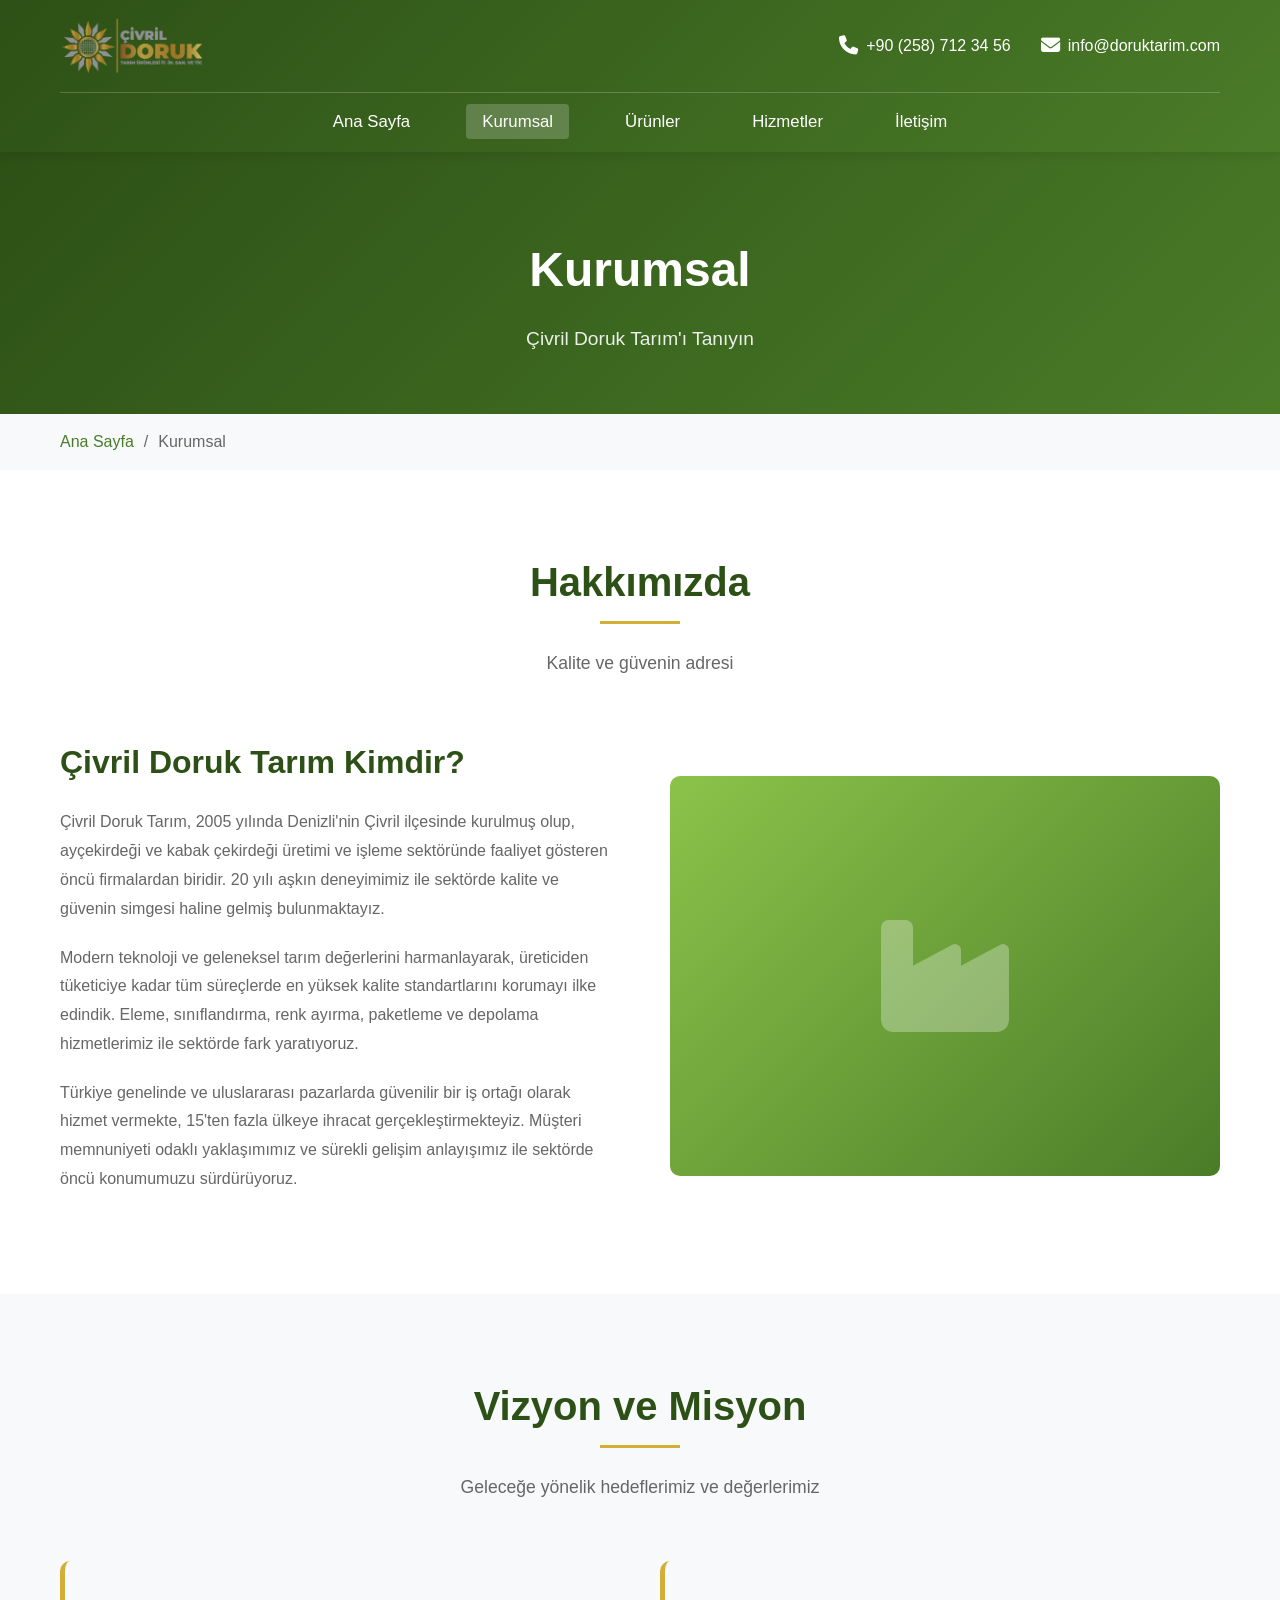
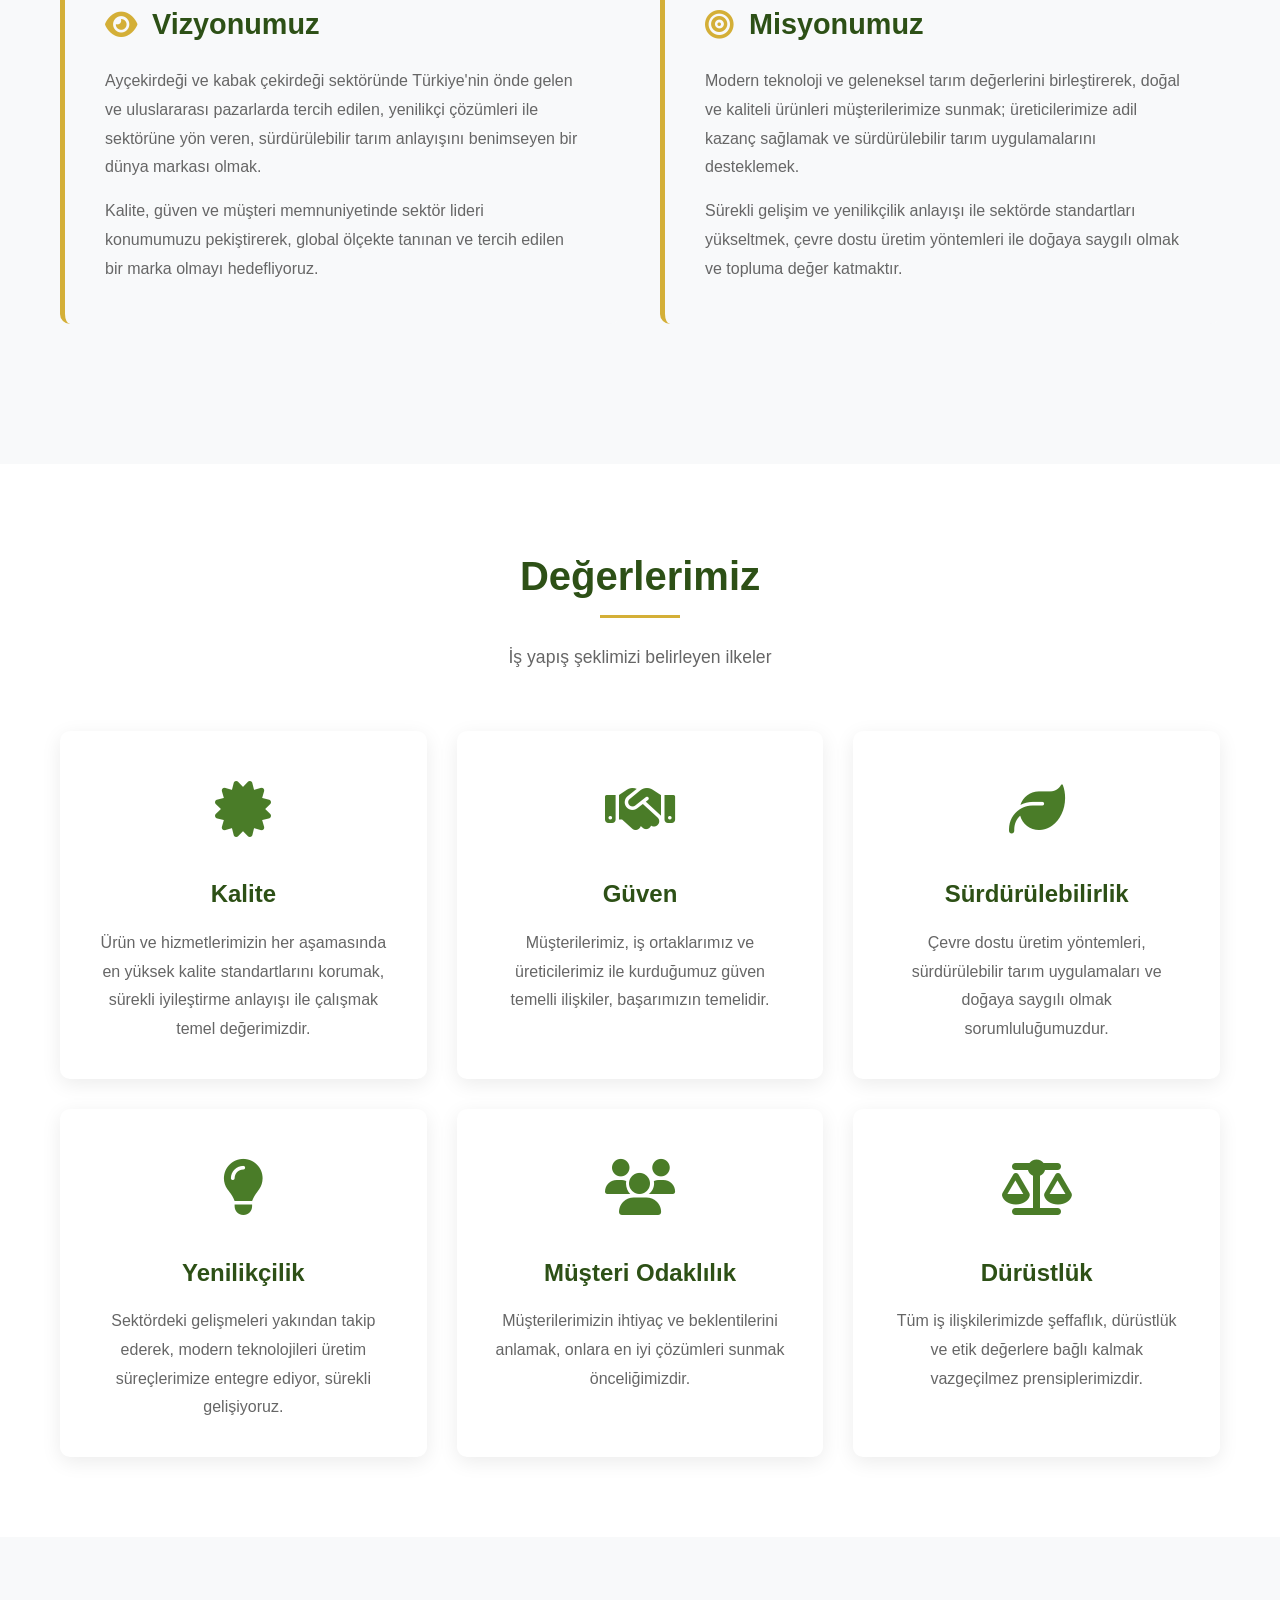
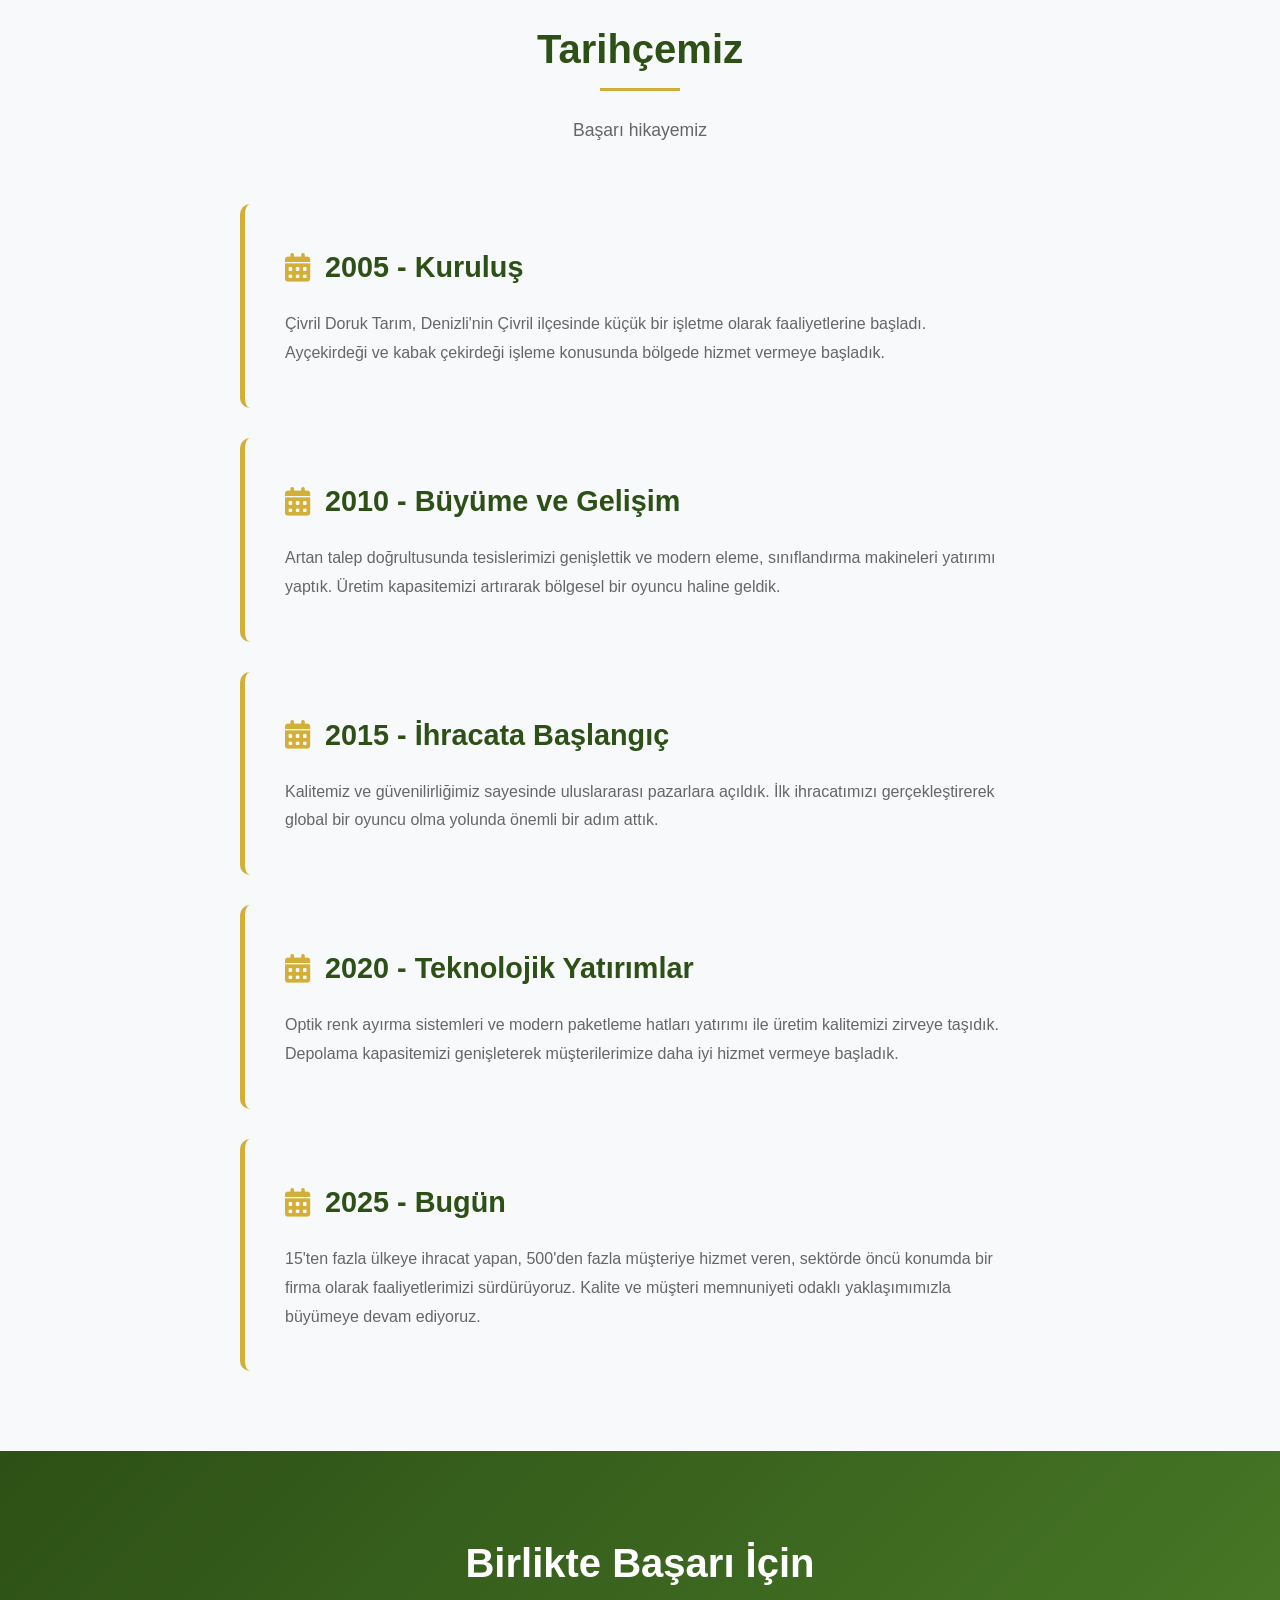
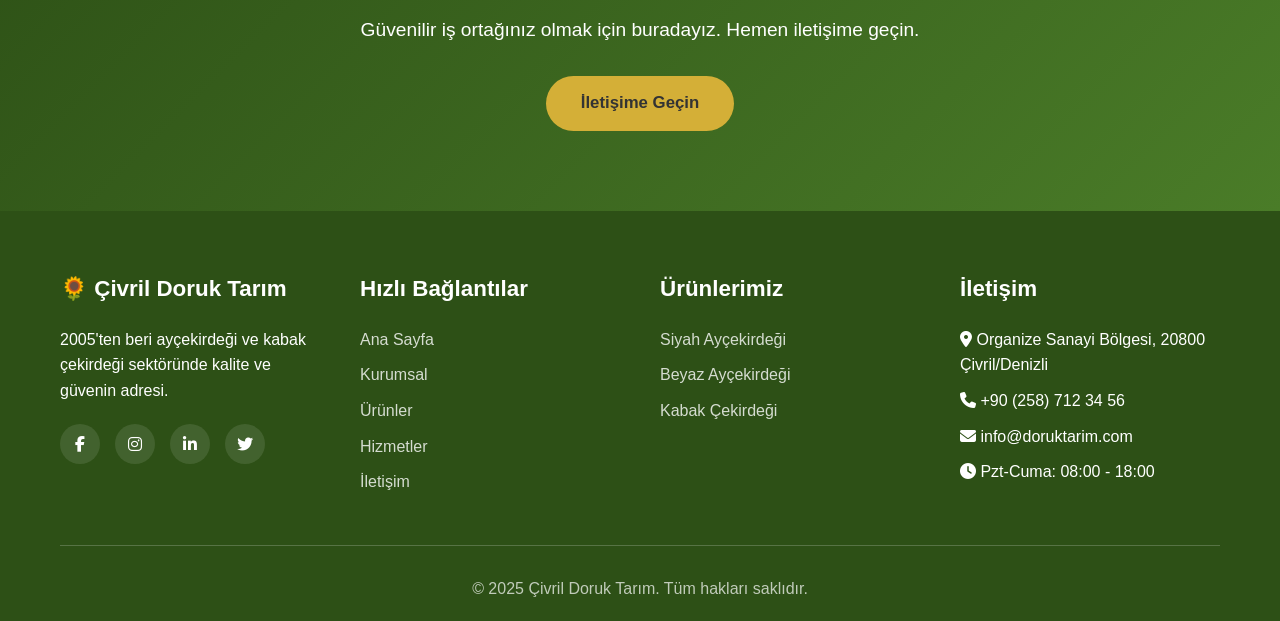
<file: doruk-tarim-website/kurumsal.html>
<!DOCTYPE html>
<html lang="tr">
<head>
    <meta charset="UTF-8">
    <meta name="viewport" content="width=device-width, initial-scale=1.0">
    <meta name="description" content="Çivril Doruk Tarım - Kurumsal Bilgiler, Vizyon, Misyon ve Değerlerimiz">
    <title>Kurumsal - Çivril Doruk Tarım</title>
    <link rel="icon" type="image/png" href="images/icon-doruk.png">
    <link rel="stylesheet" href="css/style.css">
    <link rel="stylesheet" href="https://cdnjs.cloudflare.com/ajax/libs/font-awesome/6.4.0/css/all.min.css">
</head>
<body>
    <!-- Header -->
    <header>
        <div class="container">
            <div class="header-top">
                <div class="logo">
                    <a href="index.html" style="display: flex; align-items: center; text-decoration: none; color: inherit;">
                        <img src="images/Doruk-logo.png" alt="Çivril Doruk Tarım Logo" style="height: 60px; margin-right: 15px;">
                    </a>
                </div>
                <div class="header-contact">
                    <div class="contact-item">
                        <i class="fas fa-phone"></i>
                        <span>+90 (258) 712 34 56</span>
                    </div>
                    <div class="contact-item">
                        <i class="fas fa-envelope"></i>
                        <span>info@doruktarim.com</span>
                    </div>
                </div>
                <button class="mobile-menu-toggle" onclick="toggleMenu()">
                    <i class="fas fa-bars"></i>
                </button>
            </div>
            <nav>
                <ul id="navMenu">
                    <li><a href="index.html">Ana Sayfa</a></li>
                    <li><a href="kurumsal.html" class="active">Kurumsal</a></li>
                    <li><a href="urunler.html">Ürünler</a></li>
                    <li><a href="hizmetler.html">Hizmetler</a></li>
                    <li><a href="iletisim.html">İletişim</a></li>
                </ul>
            </nav>
        </div>
    </header>

    <!-- Page Header -->
    <section class="page-header">
        <div class="container">
            <h1>Kurumsal</h1>
            <p>Çivril Doruk Tarım'ı Tanıyın</p>
        </div>
    </section>

    <!-- Breadcrumb -->
    <div class="breadcrumb">
        <div class="container">
            <ul>
                <li><a href="index.html">Ana Sayfa</a></li>
                <li>/</li>
                <li>Kurumsal</li>
            </ul>
        </div>
    </div>

    <!-- About Section -->
    <section>
        <div class="container">
            <div class="section-title">
                <h2>Hakkımızda</h2>
                <p>Kalite ve güvenin adresi</p>
            </div>
            <div class="about-content">
                <div class="about-text">
                    <h3>Çivril Doruk Tarım Kimdir?</h3>
                    <p>
                        Çivril Doruk Tarım, 2005 yılında Denizli'nin Çivril ilçesinde kurulmuş olup, ayçekirdeği ve kabak çekirdeği
                        üretimi ve işleme sektöründe faaliyet gösteren öncü firmalardan biridir. 20 yılı aşkın deneyimimiz ile
                        sektörde kalite ve güvenin simgesi haline gelmiş bulunmaktayız.
                    </p>
                    <p>
                        Modern teknoloji ve geleneksel tarım değerlerini harmanlayarak, üreticiden tüketiciye kadar tüm süreçlerde
                        en yüksek kalite standartlarını korumayı ilke edindik. Eleme, sınıflandırma, renk ayırma, paketleme ve
                        depolama hizmetlerimiz ile sektörde fark yaratıyoruz.
                    </p>
                    <p>
                        Türkiye genelinde ve uluslararası pazarlarda güvenilir bir iş ortağı olarak hizmet vermekte, 15'ten fazla
                        ülkeye ihracat gerçekleştirmekteyiz. Müşteri memnuniyeti odaklı yaklaşımımız ve sürekli gelişim anlayışımız
                        ile sektörde öncü konumumuzu sürdürüyoruz.
                    </p>
                </div>
                <div class="about-image">
                    <i class="fas fa-industry"></i>
                </div>
            </div>
        </div>
    </section>

    <!-- Vision & Mission Section -->
    <section style="background-color: var(--bg-light);">
        <div class="container">
            <div class="section-title">
                <h2>Vizyon ve Misyon</h2>
                <p>Geleceğe yönelik hedeflerimiz ve değerlerimiz</p>
            </div>
            <div class="vision-mission">
                <div class="vm-card">
                    <h3>
                        <i class="fas fa-eye"></i>
                        Vizyonumuz
                    </h3>
                    <p>
                        Ayçekirdeği ve kabak çekirdeği sektöründe Türkiye'nin önde gelen ve uluslararası pazarlarda
                        tercih edilen, yenilikçi çözümleri ile sektörüne yön veren, sürdürülebilir tarım anlayışını
                        benimseyen bir dünya markası olmak.
                    </p>
                    <p style="margin-top: 15px;">
                        Kalite, güven ve müşteri memnuniyetinde sektör lideri konumumuzu pekiştirerek, global ölçekte
                        tanınan ve tercih edilen bir marka olmayı hedefliyoruz.
                    </p>
                </div>
                <div class="vm-card">
                    <h3>
                        <i class="fas fa-bullseye"></i>
                        Misyonumuz
                    </h3>
                    <p>
                        Modern teknoloji ve geleneksel tarım değerlerini birleştirerek, doğal ve kaliteli ürünleri
                        müşterilerimize sunmak; üreticilerimize adil kazanç sağlamak ve sürdürülebilir tarım
                        uygulamalarını desteklemek.
                    </p>
                    <p style="margin-top: 15px;">
                        Sürekli gelişim ve yenilikçilik anlayışı ile sektörde standartları yükseltmek, çevre dostu
                        üretim yöntemleri ile doğaya saygılı olmak ve topluma değer katmaktır.
                    </p>
                </div>
            </div>
        </div>
    </section>

    <!-- Values Section -->
    <section>
        <div class="container">
            <div class="section-title">
                <h2>Değerlerimiz</h2>
                <p>İş yapış şeklimizi belirleyen ilkeler</p>
            </div>
            <div class="features-grid">
                <div class="feature-card">
                    <div class="feature-icon">
                        <i class="fas fa-certificate"></i>
                    </div>
                    <h3>Kalite</h3>
                    <p>
                        Ürün ve hizmetlerimizin her aşamasında en yüksek kalite standartlarını korumak,
                        sürekli iyileştirme anlayışı ile çalışmak temel değerimizdir.
                    </p>
                </div>
                <div class="feature-card">
                    <div class="feature-icon">
                        <i class="fas fa-handshake"></i>
                    </div>
                    <h3>Güven</h3>
                    <p>
                        Müşterilerimiz, iş ortaklarımız ve üreticilerimiz ile kurduğumuz güven temelli
                        ilişkiler, başarımızın temelidir.
                    </p>
                </div>
                <div class="feature-card">
                    <div class="feature-icon">
                        <i class="fas fa-leaf"></i>
                    </div>
                    <h3>Sürdürülebilirlik</h3>
                    <p>
                        Çevre dostu üretim yöntemleri, sürdürülebilir tarım uygulamaları ve doğaya
                        saygılı olmak sorumluluğumuzdur.
                    </p>
                </div>
                <div class="feature-card">
                    <div class="feature-icon">
                        <i class="fas fa-lightbulb"></i>
                    </div>
                    <h3>Yenilikçilik</h3>
                    <p>
                        Sektördeki gelişmeleri yakından takip ederek, modern teknolojileri üretim
                        süreçlerimize entegre ediyor, sürekli gelişiyoruz.
                    </p>
                </div>
                <div class="feature-card">
                    <div class="feature-icon">
                        <i class="fas fa-users"></i>
                    </div>
                    <h3>Müşteri Odaklılık</h3>
                    <p>
                        Müşterilerimizin ihtiyaç ve beklentilerini anlamak, onlara en iyi çözümleri
                        sunmak önceliğimizdir.
                    </p>
                </div>
                <div class="feature-card">
                    <div class="feature-icon">
                        <i class="fas fa-balance-scale"></i>
                    </div>
                    <h3>Dürüstlük</h3>
                    <p>
                        Tüm iş ilişkilerimizde şeffaflık, dürüstlük ve etik değerlere bağlı kalmak
                        vazgeçilmez prensiplerimizdir.
                    </p>
                </div>
            </div>
        </div>
    </section>

    <!-- Timeline Section -->
    <section style="background-color: var(--bg-light);">
        <div class="container">
            <div class="section-title">
                <h2>Tarihçemiz</h2>
                <p>Başarı hikayemiz</p>
            </div>
            <div style="max-width: 800px; margin: 0 auto;">
                <div class="vm-card" style="margin-bottom: 30px;">
                    <h3>
                        <i class="fas fa-calendar-alt"></i>
                        2005 - Kuruluş
                    </h3>
                    <p>
                        Çivril Doruk Tarım, Denizli'nin Çivril ilçesinde küçük bir işletme olarak faaliyetlerine
                        başladı. Ayçekirdeği ve kabak çekirdeği işleme konusunda bölgede hizmet vermeye başladık.
                    </p>
                </div>
                <div class="vm-card" style="margin-bottom: 30px;">
                    <h3>
                        <i class="fas fa-calendar-alt"></i>
                        2010 - Büyüme ve Gelişim
                    </h3>
                    <p>
                        Artan talep doğrultusunda tesislerimizi genişlettik ve modern eleme, sınıflandırma
                        makineleri yatırımı yaptık. Üretim kapasitemizi artırarak bölgesel bir oyuncu haline geldik.
                    </p>
                </div>
                <div class="vm-card" style="margin-bottom: 30px;">
                    <h3>
                        <i class="fas fa-calendar-alt"></i>
                        2015 - İhracata Başlangıç
                    </h3>
                    <p>
                        Kalitemiz ve güvenilirliğimiz sayesinde uluslararası pazarlara açıldık. İlk ihracatımızı
                        gerçekleştirerek global bir oyuncu olma yolunda önemli bir adım attık.
                    </p>
                </div>
                <div class="vm-card" style="margin-bottom: 30px;">
                    <h3>
                        <i class="fas fa-calendar-alt"></i>
                        2020 - Teknolojik Yatırımlar
                    </h3>
                    <p>
                        Optik renk ayırma sistemleri ve modern paketleme hatları yatırımı ile üretim kalitemizi
                        zirveye taşıdık. Depolama kapasitemizi genişleterek müşterilerimize daha iyi hizmet vermeye başladık.
                    </p>
                </div>
                <div class="vm-card">
                    <h3>
                        <i class="fas fa-calendar-alt"></i>
                        2025 - Bugün
                    </h3>
                    <p>
                        15'ten fazla ülkeye ihracat yapan, 500'den fazla müşteriye hizmet veren, sektörde öncü
                        konumda bir firma olarak faaliyetlerimizi sürdürüyoruz. Kalite ve müşteri memnuniyeti
                        odaklı yaklaşımımızla büyümeye devam ediyoruz.
                    </p>
                </div>
            </div>
        </div>
    </section>

    <!-- Call to Action -->
    <section style="background: linear-gradient(135deg, var(--primary-green) 0%, var(--secondary-green) 100%); color: white; text-align: center;">
        <div class="container">
            <h2 style="font-size: 2.5rem; margin-bottom: 20px; color: white;">Birlikte Başarı İçin</h2>
            <p style="font-size: 1.2rem; margin-bottom: 30px; max-width: 700px; margin-left: auto; margin-right: auto;">
                Güvenilir iş ortağınız olmak için buradayız. Hemen iletişime geçin.
            </p>
            <a href="iletisim.html" class="btn">İletişime Geçin</a>
        </div>
    </section>

    <!-- Footer -->
    <footer>
        <div class="container">
            <div class="footer-content">
                <div class="footer-section">
                    <h3>🌻 Çivril Doruk Tarım</h3>
                    <p>2005'ten beri ayçekirdeği ve kabak çekirdeği sektöründe kalite ve güvenin adresi.</p>
                    <div class="social-links">
                        <a href="#" aria-label="Facebook"><i class="fab fa-facebook-f"></i></a>
                        <a href="#" aria-label="Instagram"><i class="fab fa-instagram"></i></a>
                        <a href="#" aria-label="LinkedIn"><i class="fab fa-linkedin-in"></i></a>
                        <a href="#" aria-label="Twitter"><i class="fab fa-twitter"></i></a>
                    </div>
                </div>
                <div class="footer-section">
                    <h3>Hızlı Bağlantılar</h3>
                    <ul>
                        <li><a href="index.html">Ana Sayfa</a></li>
                        <li><a href="kurumsal.html">Kurumsal</a></li>
                        <li><a href="urunler.html">Ürünler</a></li>
                        <li><a href="hizmetler.html">Hizmetler</a></li>
                        <li><a href="iletisim.html">İletişim</a></li>
                    </ul>
                </div>
                <div class="footer-section">
                    <h3>Ürünlerimiz</h3>
                    <ul>
                        <li><a href="urunler.html#siyah">Siyah Ayçekirdeği</a></li>
                        <li><a href="urunler.html#beyaz">Beyaz Ayçekirdeği</a></li>
                        <li><a href="urunler.html#kabak">Kabak Çekirdeği</a></li>
                    </ul>
                </div>
                <div class="footer-section">
                    <h3>İletişim</h3>
                    <ul>
                        <li><i class="fas fa-map-marker-alt"></i> Organize Sanayi Bölgesi, 20800 Çivril/Denizli</li>
                        <li><i class="fas fa-phone"></i> +90 (258) 712 34 56</li>
                        <li><i class="fas fa-envelope"></i> info@doruktarim.com</li>
                        <li><i class="fas fa-clock"></i> Pzt-Cuma: 08:00 - 18:00</li>
                    </ul>
                </div>
            </div>
            <div class="footer-bottom">
                <p>&copy; 2025 Çivril Doruk Tarım. Tüm hakları saklıdır.</p>
            </div>
        </div>
    </footer>

    <script src="js/main.js"></script>
</body>
</html>
</file>
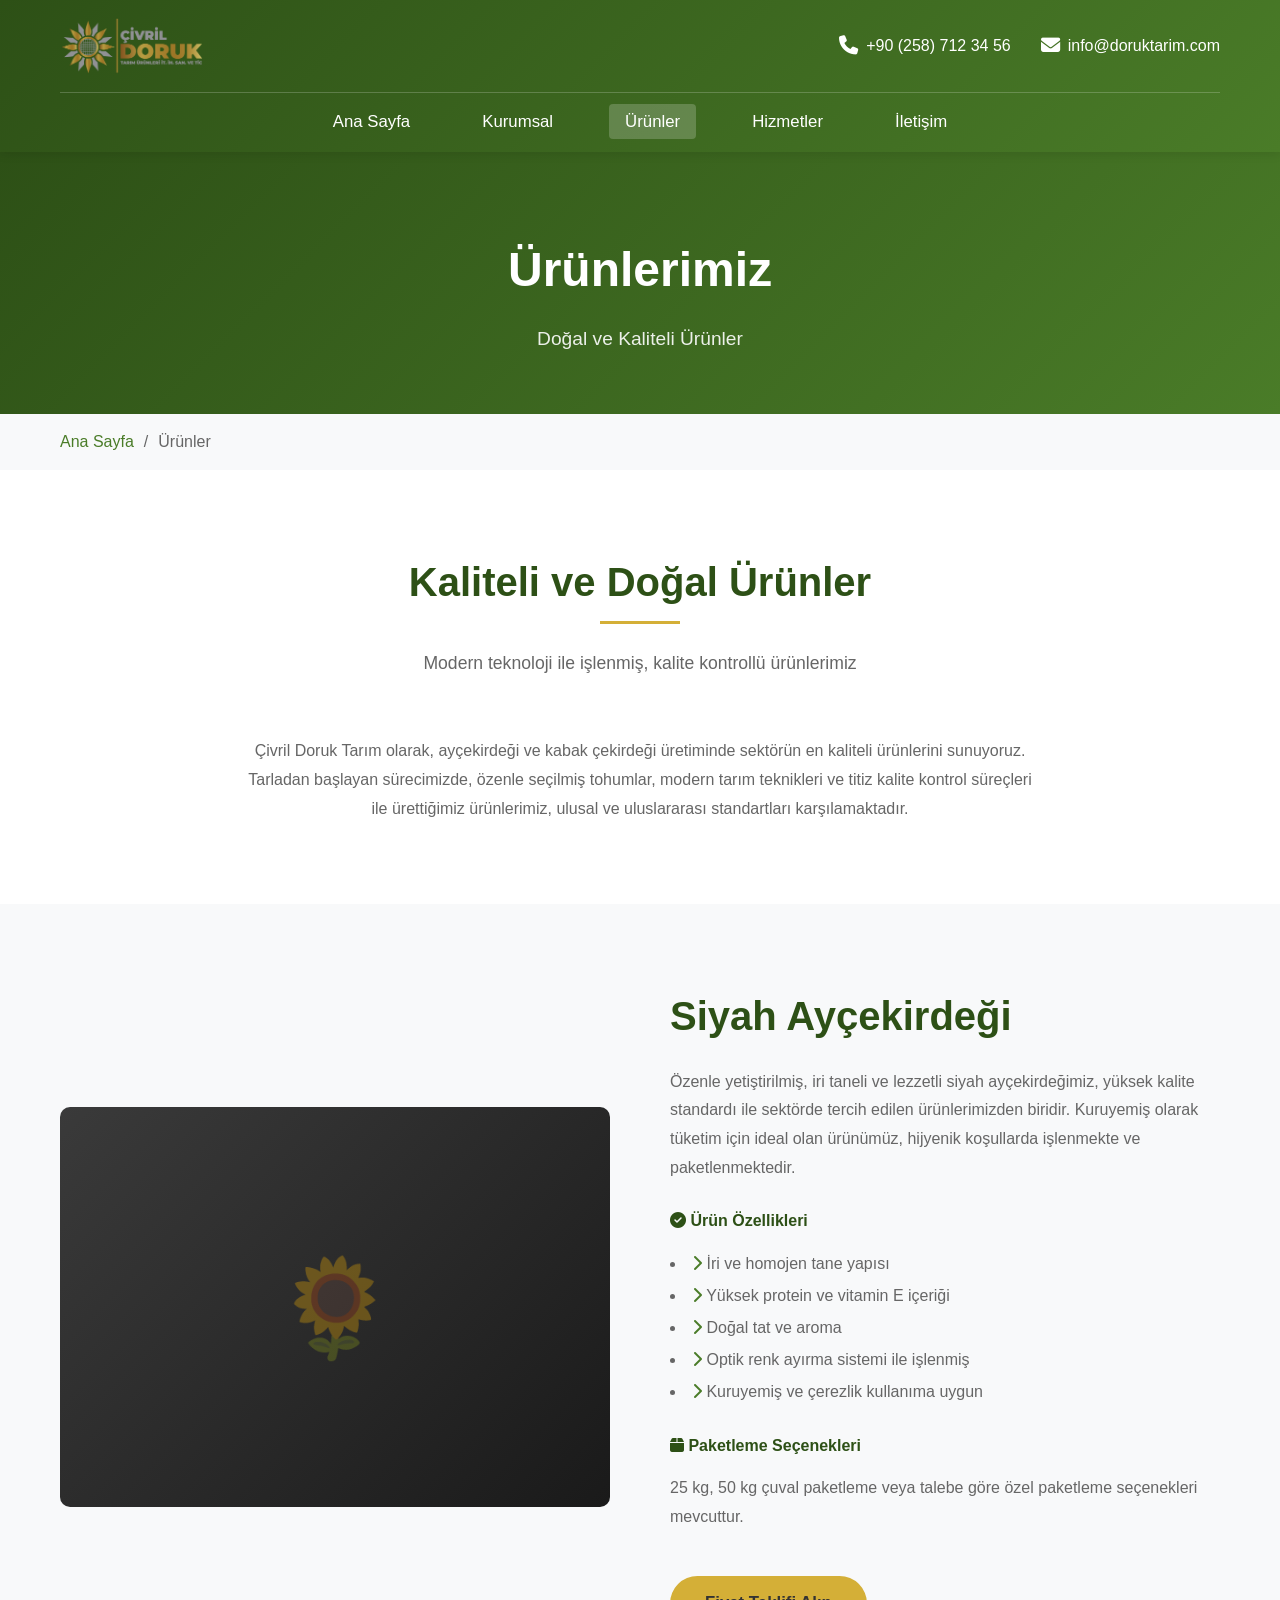
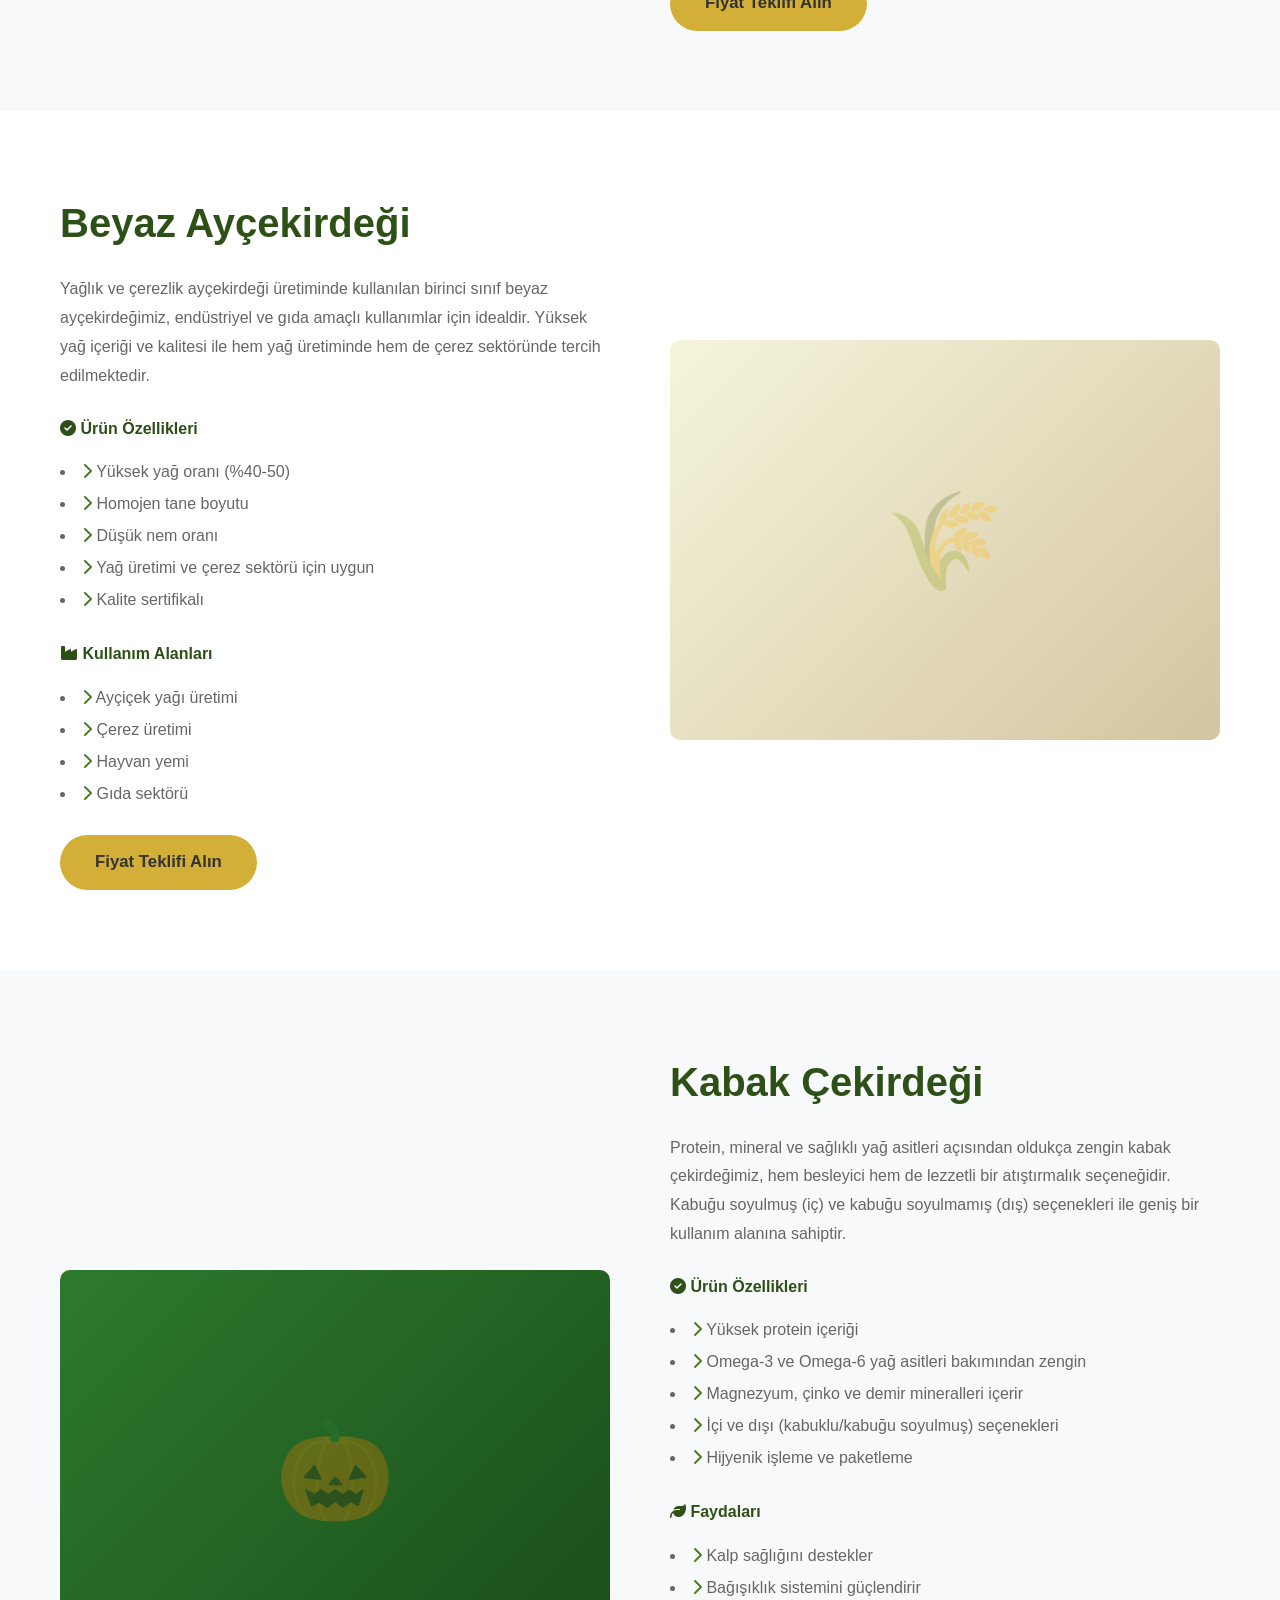
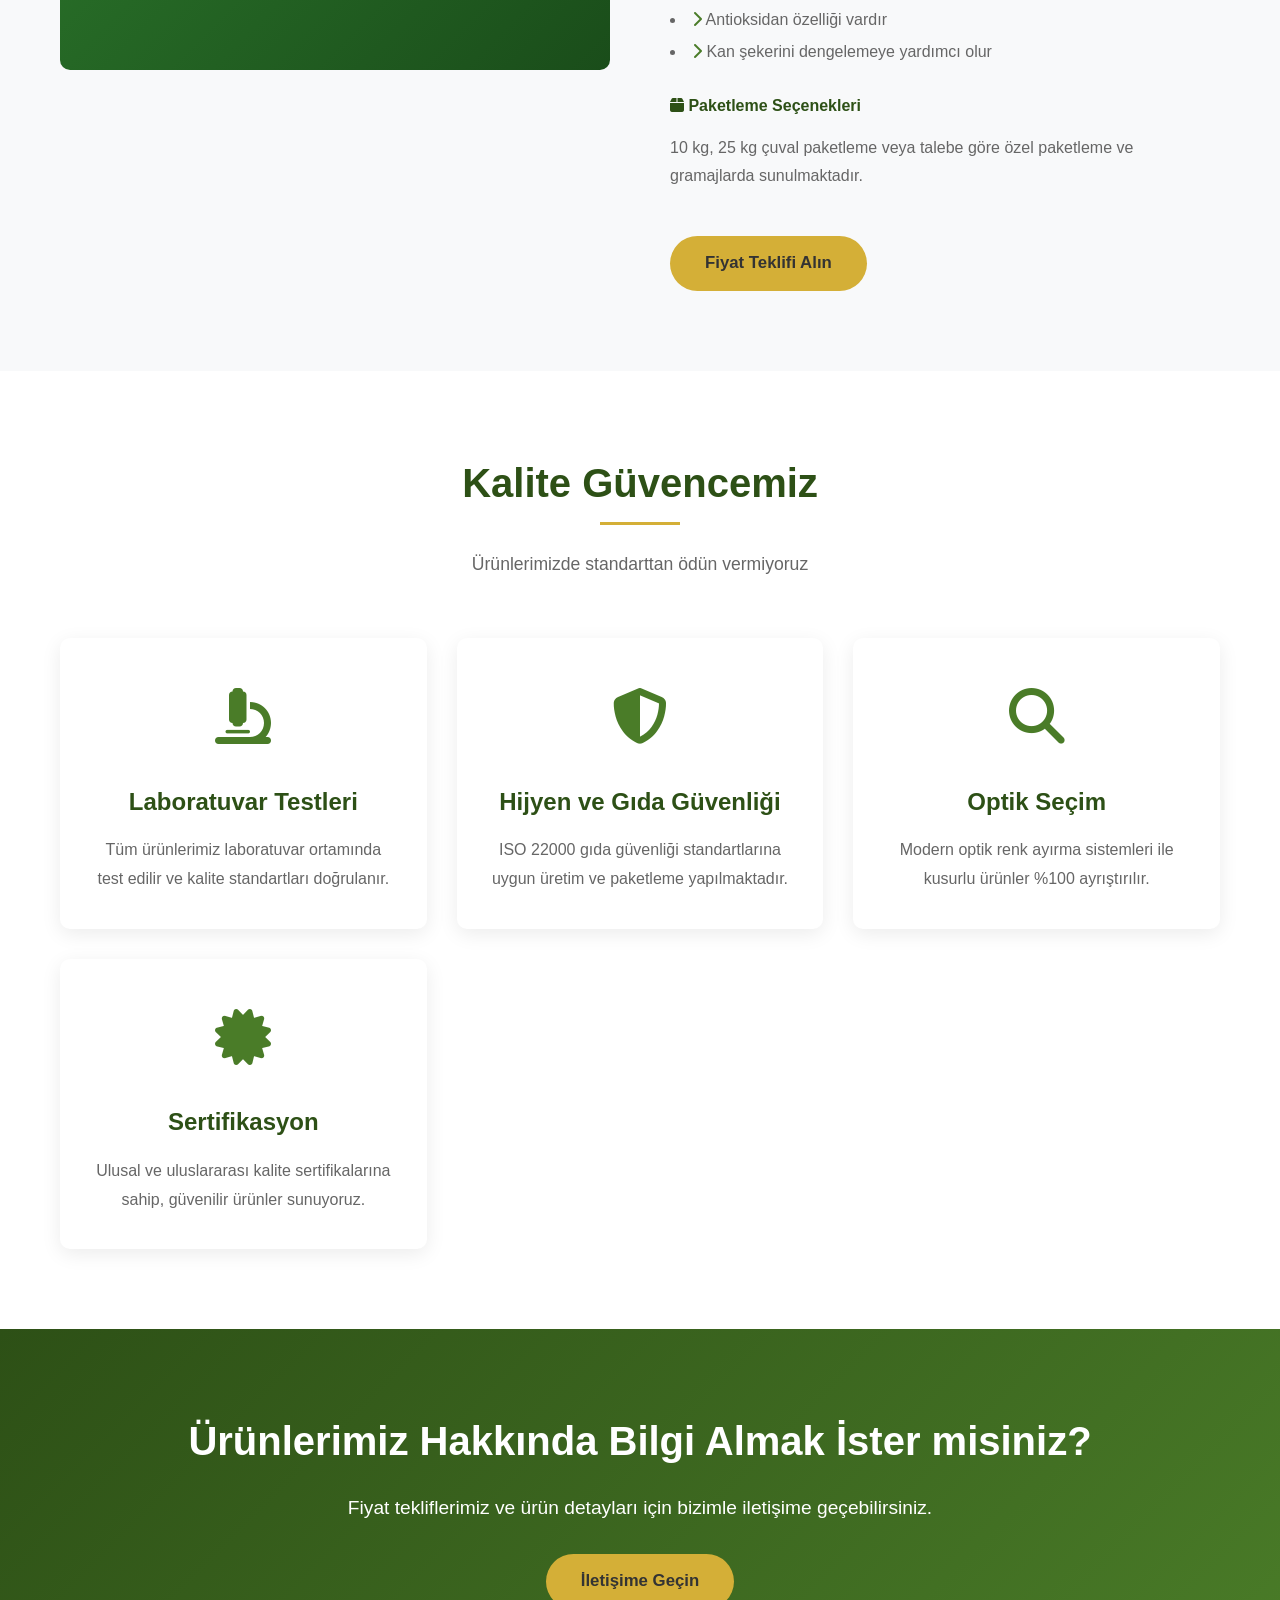
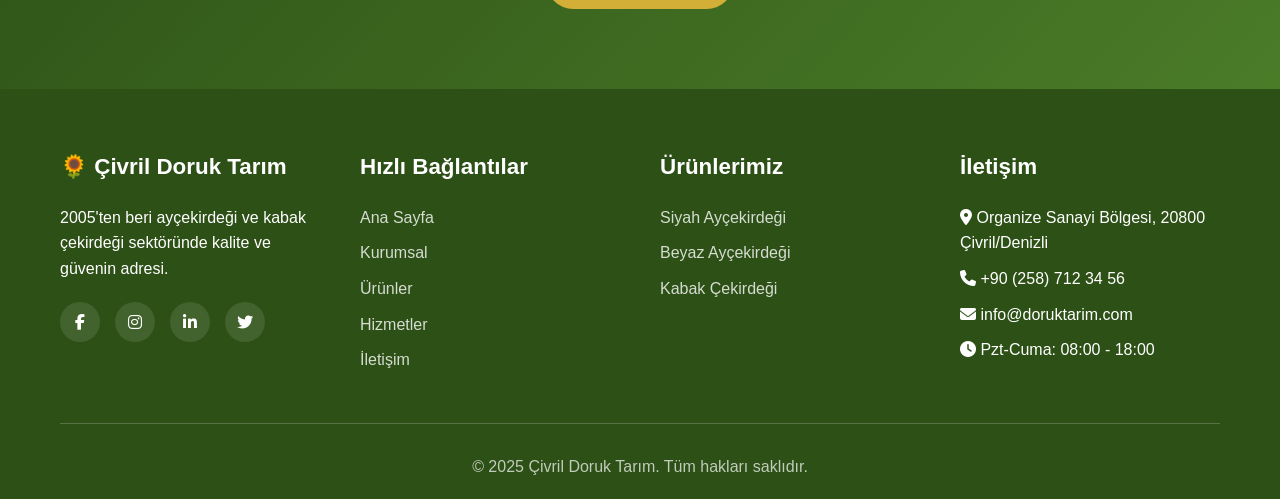
<file: doruk-tarim-website/urunler.html>
<!DOCTYPE html>
<html lang="tr">
<head>
    <meta charset="UTF-8">
    <meta name="viewport" content="width=device-width, initial-scale=1.0">
    <meta name="description" content="Çivril Doruk Tarım - Siyah Ayçekirdeği, Beyaz Ayçekirdeği ve Kabak Çekirdeği Ürünlerimiz">
    <title>Ürünler - Çivril Doruk Tarım</title>
    <link rel="icon" type="image/png" href="images/icon-doruk.png">
    <link rel="stylesheet" href="css/style.css">
    <link rel="stylesheet" href="https://cdnjs.cloudflare.com/ajax/libs/font-awesome/6.4.0/css/all.min.css">
</head>
<body>
    <!-- Header -->
    <header>
        <div class="container">
            <div class="header-top">
                <div class="logo">
                    <a href="index.html" style="display: flex; align-items: center; text-decoration: none; color: inherit;">
                        <img src="images/Doruk-logo.png" alt="Çivril Doruk Tarım Logo" style="height: 60px; margin-right: 15px;">
                    </a>
                </div>
                <div class="header-contact">
                    <div class="contact-item">
                        <i class="fas fa-phone"></i>
                        <span>+90 (258) 712 34 56</span>
                    </div>
                    <div class="contact-item">
                        <i class="fas fa-envelope"></i>
                        <span>info@doruktarim.com</span>
                    </div>
                </div>
                <button class="mobile-menu-toggle" onclick="toggleMenu()">
                    <i class="fas fa-bars"></i>
                </button>
            </div>
            <nav>
                <ul id="navMenu">
                    <li><a href="index.html">Ana Sayfa</a></li>
                    <li><a href="kurumsal.html">Kurumsal</a></li>
                    <li><a href="urunler.html" class="active">Ürünler</a></li>
                    <li><a href="hizmetler.html">Hizmetler</a></li>
                    <li><a href="iletisim.html">İletişim</a></li>
                </ul>
            </nav>
        </div>
    </header>

    <!-- Page Header -->
    <section class="page-header">
        <div class="container">
            <h1>Ürünlerimiz</h1>
            <p>Doğal ve Kaliteli Ürünler</p>
        </div>
    </section>

    <!-- Breadcrumb -->
    <div class="breadcrumb">
        <div class="container">
            <ul>
                <li><a href="index.html">Ana Sayfa</a></li>
                <li>/</li>
                <li>Ürünler</li>
            </ul>
        </div>
    </div>

    <!-- Products Intro -->
    <section>
        <div class="container">
            <div class="section-title">
                <h2>Kaliteli ve Doğal Ürünler</h2>
                <p>Modern teknoloji ile işlenmiş, kalite kontrollü ürünlerimiz</p>
            </div>
            <div style="max-width: 800px; margin: 0 auto; text-align: center; color: var(--light-text); line-height: 1.8;">
                <p>
                    Çivril Doruk Tarım olarak, ayçekirdeği ve kabak çekirdeği üretiminde sektörün en kaliteli
                    ürünlerini sunuyoruz. Tarladan başlayan sürecimizde, özenle seçilmiş tohumlar, modern
                    tarım teknikleri ve titiz kalite kontrol süreçleri ile ürettiğimiz ürünlerimiz, ulusal ve
                    uluslararası standartları karşılamaktadır.
                </p>
            </div>
        </div>
    </section>

    <!-- Product 1: Siyah Ayçekirdeği -->
    <section id="siyah" style="background-color: var(--bg-light);">
        <div class="container">
            <div class="about-content">
                <div class="about-image" style="background: linear-gradient(135deg, #3a3a3a 0%, #1a1a1a 100%);">
                    <div style="font-size: 6rem;">🌻</div>
                </div>
                <div class="about-text">
                    <h3 style="font-size: 2.5rem; color: var(--primary-green); margin-bottom: 20px;">
                        Siyah Ayçekirdeği
                    </h3>
                    <p>
                        Özenle yetiştirilmiş, iri taneli ve lezzetli siyah ayçekirdeğimiz, yüksek kalite standardı
                        ile sektörde tercih edilen ürünlerimizden biridir. Kuruyemiş olarak tüketim için ideal olan
                        ürünümüz, hijyenik koşullarda işlenmekte ve paketlenmektedir.
                    </p>

                    <h4 style="color: var(--primary-green); margin-top: 25px; margin-bottom: 15px;">
                        <i class="fas fa-check-circle"></i> Ürün Özellikleri
                    </h4>
                    <ul style="color: var(--light-text); line-height: 2; list-style-position: inside;">
                        <li><i class="fas fa-chevron-right" style="color: var(--secondary-green);"></i> İri ve homojen tane yapısı</li>
                        <li><i class="fas fa-chevron-right" style="color: var(--secondary-green);"></i> Yüksek protein ve vitamin E içeriği</li>
                        <li><i class="fas fa-chevron-right" style="color: var(--secondary-green);"></i> Doğal tat ve aroma</li>
                        <li><i class="fas fa-chevron-right" style="color: var(--secondary-green);"></i> Optik renk ayırma sistemi ile işlenmiş</li>
                        <li><i class="fas fa-chevron-right" style="color: var(--secondary-green);"></i> Kuruyemiş ve çerezlik kullanıma uygun</li>
                    </ul>

                    <h4 style="color: var(--primary-green); margin-top: 25px; margin-bottom: 15px;">
                        <i class="fas fa-box"></i> Paketleme Seçenekleri
                    </h4>
                    <p style="color: var(--light-text);">
                        25 kg, 50 kg çuval paketleme veya talebe göre özel paketleme seçenekleri mevcuttur.
                    </p>

                    <a href="iletisim.html" class="btn" style="margin-top: 25px;">
                        Fiyat Teklifi Alın
                    </a>
                </div>
            </div>
        </div>
    </section>

    <!-- Product 2: Beyaz Ayçekirdeği -->
    <section id="beyaz">
        <div class="container">
            <div class="about-content">
                <div class="about-text">
                    <h3 style="font-size: 2.5rem; color: var(--primary-green); margin-bottom: 20px;">
                        Beyaz Ayçekirdeği
                    </h3>
                    <p>
                        Yağlık ve çerezlik ayçekirdeği üretiminde kullanılan birinci sınıf beyaz ayçekirdeğimiz,
                        endüstriyel ve gıda amaçlı kullanımlar için idealdir. Yüksek yağ içeriği ve kalitesi
                        ile hem yağ üretiminde hem de çerez sektöründe tercih edilmektedir.
                    </p>

                    <h4 style="color: var(--primary-green); margin-top: 25px; margin-bottom: 15px;">
                        <i class="fas fa-check-circle"></i> Ürün Özellikleri
                    </h4>
                    <ul style="color: var(--light-text); line-height: 2; list-style-position: inside;">
                        <li><i class="fas fa-chevron-right" style="color: var(--secondary-green);"></i> Yüksek yağ oranı (%40-50)</li>
                        <li><i class="fas fa-chevron-right" style="color: var(--secondary-green);"></i> Homojen tane boyutu</li>
                        <li><i class="fas fa-chevron-right" style="color: var(--secondary-green);"></i> Düşük nem oranı</li>
                        <li><i class="fas fa-chevron-right" style="color: var(--secondary-green);"></i> Yağ üretimi ve çerez sektörü için uygun</li>
                        <li><i class="fas fa-chevron-right" style="color: var(--secondary-green);"></i> Kalite sertifikalı</li>
                    </ul>

                    <h4 style="color: var(--primary-green); margin-top: 25px; margin-bottom: 15px;">
                        <i class="fas fa-industry"></i> Kullanım Alanları
                    </h4>
                    <ul style="color: var(--light-text); line-height: 2; list-style-position: inside;">
                        <li><i class="fas fa-chevron-right" style="color: var(--secondary-green);"></i> Ayçiçek yağı üretimi</li>
                        <li><i class="fas fa-chevron-right" style="color: var(--secondary-green);"></i> Çerez üretimi</li>
                        <li><i class="fas fa-chevron-right" style="color: var(--secondary-green);"></i> Hayvan yemi</li>
                        <li><i class="fas fa-chevron-right" style="color: var(--secondary-green);"></i> Gıda sektörü</li>
                    </ul>

                    <a href="iletisim.html" class="btn" style="margin-top: 25px;">
                        Fiyat Teklifi Alın
                    </a>
                </div>
                <div class="about-image" style="background: linear-gradient(135deg, #f5f5dc 0%, #d4c5a0 100%);">
                    <div style="font-size: 6rem;">🌾</div>
                </div>
            </div>
        </div>
    </section>

    <!-- Product 3: Kabak Çekirdeği -->
    <section id="kabak" style="background-color: var(--bg-light);">
        <div class="container">
            <div class="about-content">
                <div class="about-image" style="background: linear-gradient(135deg, #2d7a2d 0%, #1a4d1a 100%);">
                    <div style="font-size: 6rem;">🎃</div>
                </div>
                <div class="about-text">
                    <h3 style="font-size: 2.5rem; color: var(--primary-green); margin-bottom: 20px;">
                        Kabak Çekirdeği
                    </h3>
                    <p>
                        Protein, mineral ve sağlıklı yağ asitleri açısından oldukça zengin kabak çekirdeğimiz,
                        hem besleyici hem de lezzetli bir atıştırmalık seçeneğidir. Kabuğu soyulmuş (iç) ve
                        kabuğu soyulmamış (dış) seçenekleri ile geniş bir kullanım alanına sahiptir.
                    </p>

                    <h4 style="color: var(--primary-green); margin-top: 25px; margin-bottom: 15px;">
                        <i class="fas fa-check-circle"></i> Ürün Özellikleri
                    </h4>
                    <ul style="color: var(--light-text); line-height: 2; list-style-position: inside;">
                        <li><i class="fas fa-chevron-right" style="color: var(--secondary-green);"></i> Yüksek protein içeriği</li>
                        <li><i class="fas fa-chevron-right" style="color: var(--secondary-green);"></i> Omega-3 ve Omega-6 yağ asitleri bakımından zengin</li>
                        <li><i class="fas fa-chevron-right" style="color: var(--secondary-green);"></i> Magnezyum, çinko ve demir mineralleri içerir</li>
                        <li><i class="fas fa-chevron-right" style="color: var(--secondary-green);"></i> İçi ve dışı (kabuklu/kabuğu soyulmuş) seçenekleri</li>
                        <li><i class="fas fa-chevron-right" style="color: var(--secondary-green);"></i> Hijyenik işleme ve paketleme</li>
                    </ul>

                    <h4 style="color: var(--primary-green); margin-top: 25px; margin-bottom: 15px;">
                        <i class="fas fa-leaf"></i> Faydaları
                    </h4>
                    <ul style="color: var(--light-text); line-height: 2; list-style-position: inside;">
                        <li><i class="fas fa-chevron-right" style="color: var(--secondary-green);"></i> Kalp sağlığını destekler</li>
                        <li><i class="fas fa-chevron-right" style="color: var(--secondary-green);"></i> Bağışıklık sistemini güçlendirir</li>
                        <li><i class="fas fa-chevron-right" style="color: var(--secondary-green);"></i> Antioksidan özelliği vardır</li>
                        <li><i class="fas fa-chevron-right" style="color: var(--secondary-green);"></i> Kan şekerini dengelemeye yardımcı olur</li>
                    </ul>

                    <h4 style="color: var(--primary-green); margin-top: 25px; margin-bottom: 15px;">
                        <i class="fas fa-box"></i> Paketleme Seçenekleri
                    </h4>
                    <p style="color: var(--light-text);">
                        10 kg, 25 kg çuval paketleme veya talebe göre özel paketleme ve gramajlarda sunulmaktadır.
                    </p>

                    <a href="iletisim.html" class="btn" style="margin-top: 25px;">
                        Fiyat Teklifi Alın
                    </a>
                </div>
            </div>
        </div>
    </section>

    <!-- Quality Assurance Section -->
    <section>
        <div class="container">
            <div class="section-title">
                <h2>Kalite Güvencemiz</h2>
                <p>Ürünlerimizde standarttan ödün vermiyoruz</p>
            </div>
            <div class="features-grid">
                <div class="feature-card">
                    <div class="feature-icon">
                        <i class="fas fa-microscope"></i>
                    </div>
                    <h3>Laboratuvar Testleri</h3>
                    <p>
                        Tüm ürünlerimiz laboratuvar ortamında test edilir ve kalite standartları doğrulanır.
                    </p>
                </div>
                <div class="feature-card">
                    <div class="feature-icon">
                        <i class="fas fa-shield-alt"></i>
                    </div>
                    <h3>Hijyen ve Gıda Güvenliği</h3>
                    <p>
                        ISO 22000 gıda güvenliği standartlarına uygun üretim ve paketleme yapılmaktadır.
                    </p>
                </div>
                <div class="feature-card">
                    <div class="feature-icon">
                        <i class="fas fa-search"></i>
                    </div>
                    <h3>Optik Seçim</h3>
                    <p>
                        Modern optik renk ayırma sistemleri ile kusurlu ürünler %100 ayrıştırılır.
                    </p>
                </div>
                <div class="feature-card">
                    <div class="feature-icon">
                        <i class="fas fa-certificate"></i>
                    </div>
                    <h3>Sertifikasyon</h3>
                    <p>
                        Ulusal ve uluslararası kalite sertifikalarına sahip, güvenilir ürünler sunuyoruz.
                    </p>
                </div>
            </div>
        </div>
    </section>

    <!-- Call to Action -->
    <section style="background: linear-gradient(135deg, var(--primary-green) 0%, var(--secondary-green) 100%); color: white; text-align: center;">
        <div class="container">
            <h2 style="font-size: 2.5rem; margin-bottom: 20px; color: white;">Ürünlerimiz Hakkında Bilgi Almak İster misiniz?</h2>
            <p style="font-size: 1.2rem; margin-bottom: 30px; max-width: 700px; margin-left: auto; margin-right: auto;">
                Fiyat tekliflerimiz ve ürün detayları için bizimle iletişime geçebilirsiniz.
            </p>
            <a href="iletisim.html" class="btn">İletişime Geçin</a>
        </div>
    </section>

    <!-- Footer -->
    <footer>
        <div class="container">
            <div class="footer-content">
                <div class="footer-section">
                    <h3>🌻 Çivril Doruk Tarım</h3>
                    <p>2005'ten beri ayçekirdeği ve kabak çekirdeği sektöründe kalite ve güvenin adresi.</p>
                    <div class="social-links">
                        <a href="#" aria-label="Facebook"><i class="fab fa-facebook-f"></i></a>
                        <a href="#" aria-label="Instagram"><i class="fab fa-instagram"></i></a>
                        <a href="#" aria-label="LinkedIn"><i class="fab fa-linkedin-in"></i></a>
                        <a href="#" aria-label="Twitter"><i class="fab fa-twitter"></i></a>
                    </div>
                </div>
                <div class="footer-section">
                    <h3>Hızlı Bağlantılar</h3>
                    <ul>
                        <li><a href="index.html">Ana Sayfa</a></li>
                        <li><a href="kurumsal.html">Kurumsal</a></li>
                        <li><a href="urunler.html">Ürünler</a></li>
                        <li><a href="hizmetler.html">Hizmetler</a></li>
                        <li><a href="iletisim.html">İletişim</a></li>
                    </ul>
                </div>
                <div class="footer-section">
                    <h3>Ürünlerimiz</h3>
                    <ul>
                        <li><a href="urunler.html#siyah">Siyah Ayçekirdeği</a></li>
                        <li><a href="urunler.html#beyaz">Beyaz Ayçekirdeği</a></li>
                        <li><a href="urunler.html#kabak">Kabak Çekirdeği</a></li>
                    </ul>
                </div>
                <div class="footer-section">
                    <h3>İletişim</h3>
                    <ul>
                        <li><i class="fas fa-map-marker-alt"></i> Organize Sanayi Bölgesi, 20800 Çivril/Denizli</li>
                        <li><i class="fas fa-phone"></i> +90 (258) 712 34 56</li>
                        <li><i class="fas fa-envelope"></i> info@doruktarim.com</li>
                        <li><i class="fas fa-clock"></i> Pzt-Cuma: 08:00 - 18:00</li>
                    </ul>
                </div>
            </div>
            <div class="footer-bottom">
                <p>&copy; 2025 Çivril Doruk Tarım. Tüm hakları saklıdır.</p>
            </div>
        </div>
    </footer>

    <script src="js/main.js"></script>
</body>
</html>
</file>
<file: css/style.css>
/* Çivril Doruk Tarım - Web Sitesi Stilleri */

/* Reset ve Genel Stiller */
* {
    margin: 0;
    padding: 0;
    box-sizing: border-box;
}

:root {
    --primary-green: rgb(22, 101, 52);
    --secondary-green: rgb(34, 139, 72);
    --light-green: #8bc34a;
    --accent-gold: #d4af37;
    --dark-text: #333333;
    --light-text: #666666;
    --bg-light: #f8f9fa;
    --white: #ffffff;
}

body {
    font-family: 'Segoe UI', Tahoma, Geneva, Verdana, sans-serif;
    line-height: 1.6;
    color: var(--dark-text);
    background-color: var(--white);
}

.container {
    max-width: 1200px;
    margin: 0 auto;
    padding: 0 20px;
}

/* Header & Navigation */
header {
    background: linear-gradient(135deg, var(--primary-green) 0%, var(--secondary-green) 100%);
    color: var(--white);
    padding: 1rem 0;
    box-shadow: 0 2px 10px rgba(0,0,0,0.1);
    position: sticky;
    top: 0;
    z-index: 1000;
}

.header-content {
    display: flex;
    justify-content: space-between;
    align-items: center;
}

.logo {
    display: flex;
    align-items: center;
}

.logo a {
    display: block;
    line-height: 0;
}

.logo img {
    height: 75px;
    width: auto;
}

nav {
    flex: 1;
    display: flex;
    justify-content: flex-end;
}

nav ul {
    list-style: none;
    display: flex;
    gap: 35px;
    margin: 0;
    padding: 0;
}

nav ul li a {
    color: var(--white);
    text-decoration: none;
    font-weight: 500;
    font-size: 1.05rem;
    padding: 8px 16px;
    border-radius: 4px;
    transition: all 0.3s ease;
}

nav ul li a:hover,
nav ul li a.active {
    background-color: rgba(255,255,255,0.2);
}

/* Mobile Menu Toggle */
.mobile-menu-toggle {
    display: none;
    background: none;
    border: none;
    color: var(--white);
    font-size: 1.8rem;
    cursor: pointer;
}

/* Hero Section */
.hero {
    background: linear-gradient(135deg, #f8f9fa 0%, #e9ecef 100%);
    background-size: cover;
    background-position: center;
    color: var(--dark-text);
    padding: 100px 0;
    text-align: center;
}

.hero h2 {
    font-size: 3rem;
    margin-bottom: 20px;
    color: var(--primary-green);
    font-weight: 700;
}

.hero p {
    font-size: 1.3rem;
    margin-bottom: 30px;
    max-width: 700px;
    margin-left: auto;
    margin-right: auto;
    color: var(--light-text);
}

.btn {
    display: inline-block;
    padding: 14px 35px;
    background-color: var(--accent-gold);
    color: var(--dark-text);
    text-decoration: none;
    border-radius: 30px;
    font-weight: 600;
    transition: all 0.3s ease;
    border: none;
    cursor: pointer;
    font-size: 1.05rem;
}

.btn:hover {
    transform: translateY(-2px);
    box-shadow: 0 5px 15px rgba(0,0,0,0.3);
}

.btn-secondary {
    background-color: transparent;
    border: 2px solid var(--secondary-green);
    color: var(--secondary-green);
    margin-left: 15px;
}

.btn-secondary:hover {
    background-color: var(--secondary-green);
    color: var(--white);
}

/* Sections */
section {
    padding: 80px 0;
}

.section-title {
    text-align: center;
    margin-bottom: 60px;
}

.section-title h2 {
    font-size: 2.5rem;
    color: var(--primary-green);
    margin-bottom: 15px;
    position: relative;
    display: inline-block;
}

.section-title h2::after {
    content: '';
    position: absolute;
    bottom: -10px;
    left: 50%;
    transform: translateX(-50%);
    width: 80px;
    height: 3px;
    background-color: var(--accent-gold);
}

.section-title p {
    color: var(--light-text);
    font-size: 1.1rem;
    max-width: 600px;
    margin: 20px auto 0;
}

/* Features/Services Grid */
.features-grid {
    display: grid;
    grid-template-columns: repeat(auto-fit, minmax(220px, 1fr));
    gap: 30px;
}

.products-grid,
.services-grid {
    display: grid;
    grid-template-columns: repeat(auto-fit, minmax(180px, 1fr));
    gap: 30px;
}

.feature-card,
.product-card,
.service-card {
    background: var(--white);
    padding: 35px;
    border-radius: 10px;
    box-shadow: 0 5px 20px rgba(0,0,0,0.08);
    transition: all 0.3s ease;
    text-align: center;
}

.feature-card:hover,
.product-card:hover,
.service-card:hover {
    transform: translateY(-10px);
    box-shadow: 0 10px 30px rgba(0,0,0,0.15);
}

.feature-icon,
.product-icon,
.service-icon {
    font-size: 3.5rem;
    color: var(--secondary-green);
    margin-bottom: 20px;
}

.feature-card h3,
.product-card h3,
.service-card h3 {
    font-size: 1.5rem;
    color: var(--primary-green);
    margin-bottom: 15px;
}

.feature-card p,
.product-card p,
.service-card p {
    color: var(--light-text);
    line-height: 1.8;
}

/* Stats Section */
.stats {
    background: linear-gradient(135deg, var(--primary-green) 0%, var(--secondary-green) 100%);
    color: var(--white);
    text-align: center;
}

.stats-grid {
    display: grid;
    grid-template-columns: repeat(auto-fit, minmax(200px, 1fr));
    gap: 40px;
}

.stat-item h3 {
    font-size: 3rem;
    font-weight: 700;
    margin-bottom: 10px;
    color: var(--accent-gold);
}

.stat-item p {
    font-size: 1.2rem;
}

/* About Section */
.about-content {
    display: grid;
    grid-template-columns: 1fr 1fr;
    gap: 60px;
    align-items: center;
}

.about-text h3 {
    font-size: 2rem;
    color: var(--primary-green);
    margin-bottom: 20px;
}

.about-text p {
    color: var(--light-text);
    margin-bottom: 20px;
    line-height: 1.8;
}

.about-image {
    background: linear-gradient(135deg, var(--light-green) 0%, var(--secondary-green) 100%);
    height: 400px;
    border-radius: 10px;
    display: flex;
    align-items: center;
    justify-content: center;
    font-size: 8rem;
    color: rgba(255,255,255,1);
}

/* Contact Form */
.contact-container {
    display: grid;
    grid-template-columns: 1fr 1fr;
    gap: 60px;
}

.contact-info {
    background: var(--bg-light);
    padding: 40px;
    border-radius: 10px;
}

.contact-info h3 {
    color: var(--primary-green);
    margin-bottom: 30px;
    font-size: 1.8rem;
}

.info-item {
    display: flex;
    align-items: flex-start;
    gap: 15px;
    margin-bottom: 25px;
}

.info-item i {
    font-size: 1.5rem;
    color: var(--secondary-green);
    margin-top: 5px;
}

.info-item div h4 {
    color: var(--primary-green);
    margin-bottom: 5px;
}

.info-item div p {
    color: var(--light-text);
}

.contact-form {
    background: var(--white);
}

.form-group {
    margin-bottom: 25px;
}

.form-group label {
    display: block;
    margin-bottom: 8px;
    color: var(--primary-green);
    font-weight: 500;
}

.form-group input,
.form-group textarea {
    width: 100%;
    padding: 12px;
    border: 2px solid #e0e0e0;
    border-radius: 5px;
    font-size: 1rem;
    font-family: inherit;
    transition: border-color 0.3s;
}

.form-group input:focus,
.form-group textarea:focus {
    outline: none;
    border-color: var(--secondary-green);
}

.form-group textarea {
    resize: vertical;
    min-height: 150px;
}

/* Footer */
footer {
    background-color: var(--primary-green);
    color: var(--white);
    padding: 60px 0 20px;
}

.footer-content {
    display: grid;
    grid-template-columns: repeat(auto-fit, minmax(250px, 1fr));
    gap: 40px;
    margin-bottom: 40px;
}

.footer-section h3 {
    margin-bottom: 20px;
    font-size: 1.4rem;
}

.footer-section ul {
    list-style: none;
}

.footer-section ul li {
    margin-bottom: 10px;
}

.footer-section ul li a {
    color: rgba(255,255,255,0.8);
    text-decoration: none;
    transition: color 0.3s;
}

.footer-section ul li a:hover {
    color: var(--accent-gold);
}

.social-links {
    display: flex;
    gap: 15px;
    margin-top: 20px;
}

.social-links a {
    display: flex;
    align-items: center;
    justify-content: center;
    width: 40px;
    height: 40px;
    background-color: rgba(255,255,255,0.1);
    border-radius: 50%;
    color: var(--white);
    text-decoration: none;
    transition: all 0.3s;
}

.social-links a:hover {
    background-color: var(--accent-gold);
    color: var(--dark-text);
}

.footer-bottom {
    text-align: center;
    padding-top: 30px;
    border-top: 1px solid rgba(255,255,255,0.2);
}

.footer-bottom p {
    color: rgba(255,255,255,0.7);
}

/* Page Header (for inner pages) */
.page-header {
    background: linear-gradient(135deg, #f8f9fa 0%, #e9ecef 100%);
    color: var(--primary-green);
    padding: 80px 0 60px;
    text-align: center;
}

.page-header h1 {
    font-size: 3rem;
    margin-bottom: 15px;
    color: var(--primary-green);
}

.page-header p {
    font-size: 1.2rem;
    opacity: 0.8;
    color: var(--light-text);
}

/* Breadcrumb */
.breadcrumb {
    background-color: var(--bg-light);
    padding: 15px 0;
}

.breadcrumb ul {
    list-style: none;
    display: flex;
    gap: 10px;
}

.breadcrumb ul li {
    color: var(--light-text);
}

.breadcrumb ul li a {
    color: var(--secondary-green);
    text-decoration: none;
}

.breadcrumb ul li a:hover {
    text-decoration: underline;
}

/* Vision & Mission Cards */
.vision-mission {
    display: grid;
    grid-template-columns: 1fr 1fr;
    gap: 40px;
    margin: 60px 0;
}

.vm-card {
    background: var(--bg-light);
    padding: 40px;
    border-radius: 10px;
    border-left: 5px solid var(--accent-gold);
}

.vm-card h3 {
    color: var(--primary-green);
    font-size: 1.8rem;
    margin-bottom: 20px;
    display: flex;
    align-items: center;
    gap: 15px;
}

.vm-card h3 i {
    color: var(--accent-gold);
}

.vm-card p {
    color: var(--light-text);
    line-height: 1.8;
}

/* Responsive Design */
@media (max-width: 768px) {
    header {
        position: relative;
    }

    header .container {
        position: static;
    }

    .header-content {
        flex-wrap: wrap;
        position: static;
    }

    .logo {
        width: 100%;
        justify-content: flex-start;
        margin-bottom: 0;
    }

    .mobile-menu-toggle {
        display: block;
        position: absolute;
        right: 20px;
        top: 50%;
        transform: translateY(-50%);
        z-index: 1001;
    }

    nav {
        position: absolute;
        top: 100%;
        left: 0;
        right: 0;
        width: 100%;
        justify-content: center;
    }

    nav ul {
        position: static;
        width: 100%;
        flex-direction: column;
        gap: 0;
        display: none;
        text-align: center;
        background: var(--white);
        padding: 20px;
        border-radius: 0 0 8px 8px;
        box-shadow: 0 4px 15px rgba(0,0,0,0.2);
        z-index: 999;
    }

    nav ul.active {
        display: flex;
    }

    nav ul li a {
        display: block;
        padding: 15px 20px;
        border-radius: 5px;
        transition: all 0.3s;
        color: var(--dark-text);
    }

    nav ul li a:hover {
        background-color: var(--bg-light);
        color: var(--secondary-green);
    }

    nav ul li a.active {
        background-color: var(--secondary-green);
        color: var(--white);
    }

    .hero h2 {
        font-size: 2rem;
    }

    .hero p {
        font-size: 1.1rem;
    }

    .about-content,
    .contact-container,
    .vision-mission {
        grid-template-columns: 1fr;
        gap: 30px;
    }

    .features-grid,
    .products-grid,
    .services-grid {
        grid-template-columns: 1fr;
    }

    .section-title h2 {
        font-size: 2rem;
    }

    .btn-secondary {
        margin-left: 0;
        margin-top: 15px;
    }
}

@media (max-width: 480px) {
    .logo h1 {
        font-size: 1.4rem;
    }

    .hero {
        padding: 80px 0;
    }

    .hero h2 {
        font-size: 1.6rem;
    }

    section {
        padding: 50px 0;
    }
}
</file>
<file: doruk-tarim-website/css/style.css>
/* Çivril Doruk Tarım - Web Sitesi Stilleri */

/* Reset ve Genel Stiller */
* {
    margin: 0;
    padding: 0;
    box-sizing: border-box;
}

:root {
    --primary-green: #2d5016;
    --secondary-green: #4a7c28;
    --light-green: #8bc34a;
    --accent-gold: #d4af37;
    --dark-text: #333333;
    --light-text: #666666;
    --bg-light: #f8f9fa;
    --white: #ffffff;
}

body {
    font-family: 'Segoe UI', Tahoma, Geneva, Verdana, sans-serif;
    line-height: 1.6;
    color: var(--dark-text);
    background-color: var(--white);
}

.container {
    max-width: 1200px;
    margin: 0 auto;
    padding: 0 20px;
}

/* Header & Navigation */
header {
    background: linear-gradient(135deg, var(--primary-green) 0%, var(--secondary-green) 100%);
    color: var(--white);
    padding: 1rem 0;
    box-shadow: 0 2px 10px rgba(0,0,0,0.1);
    position: sticky;
    top: 0;
    z-index: 1000;
}

.header-top {
    display: flex;
    justify-content: space-between;
    align-items: center;
    padding-bottom: 1rem;
    border-bottom: 1px solid rgba(255,255,255,0.2);
}

.logo {
    display: flex;
    align-items: center;
    gap: 15px;
}

.logo-icon {
    font-size: 2.5rem;
}

.logo h1 {
    font-size: 1.8rem;
    font-weight: 700;
}

.logo p {
    font-size: 0.9rem;
    opacity: 0.9;
}

.header-contact {
    display: flex;
    gap: 30px;
}

.contact-item {
    display: flex;
    align-items: center;
    gap: 8px;
}

.contact-item i {
    font-size: 1.2rem;
}

nav {
    margin-top: 1rem;
}

nav ul {
    list-style: none;
    display: flex;
    justify-content: center;
    gap: 40px;
}

nav ul li a {
    color: var(--white);
    text-decoration: none;
    font-weight: 500;
    font-size: 1.05rem;
    padding: 8px 16px;
    border-radius: 4px;
    transition: all 0.3s ease;
}

nav ul li a:hover,
nav ul li a.active {
    background-color: rgba(255,255,255,0.2);
}

/* Mobile Menu Toggle */
.mobile-menu-toggle {
    display: none;
    background: none;
    border: none;
    color: var(--white);
    font-size: 1.8rem;
    cursor: pointer;
}

/* Hero Section */
.hero {
    background: linear-gradient(rgba(45, 80, 22, 0.7), rgba(74, 124, 40, 0.7)),
                url('data:image/svg+xml,<svg xmlns="http://www.w3.org/2000/svg" viewBox="0 0 1200 600"><rect fill="%234a7c28" width="1200" height="600"/></svg>');
    background-size: cover;
    background-position: center;
    color: var(--white);
    padding: 120px 0;
    text-align: center;
}

.hero h2 {
    font-size: 3rem;
    margin-bottom: 20px;
    text-shadow: 2px 2px 4px rgba(0,0,0,0.3);
}

.hero p {
    font-size: 1.3rem;
    margin-bottom: 30px;
    max-width: 700px;
    margin-left: auto;
    margin-right: auto;
}

.btn {
    display: inline-block;
    padding: 14px 35px;
    background-color: var(--accent-gold);
    color: var(--dark-text);
    text-decoration: none;
    border-radius: 30px;
    font-weight: 600;
    transition: all 0.3s ease;
    border: none;
    cursor: pointer;
    font-size: 1.05rem;
}

.btn:hover {
    transform: translateY(-2px);
    box-shadow: 0 5px 15px rgba(0,0,0,0.3);
}

.btn-secondary {
    background-color: transparent;
    border: 2px solid var(--white);
    color: var(--white);
    margin-left: 15px;
}

.btn-secondary:hover {
    background-color: var(--white);
    color: var(--primary-green);
}

/* Sections */
section {
    padding: 80px 0;
}

.section-title {
    text-align: center;
    margin-bottom: 60px;
}

.section-title h2 {
    font-size: 2.5rem;
    color: var(--primary-green);
    margin-bottom: 15px;
    position: relative;
    display: inline-block;
}

.section-title h2::after {
    content: '';
    position: absolute;
    bottom: -10px;
    left: 50%;
    transform: translateX(-50%);
    width: 80px;
    height: 3px;
    background-color: var(--accent-gold);
}

.section-title p {
    color: var(--light-text);
    font-size: 1.1rem;
    max-width: 600px;
    margin: 20px auto 0;
}

/* Features/Services Grid */
.features-grid,
.products-grid,
.services-grid {
    display: grid;
    grid-template-columns: repeat(auto-fit, minmax(280px, 1fr));
    gap: 30px;
}

.feature-card,
.product-card,
.service-card {
    background: var(--white);
    padding: 35px;
    border-radius: 10px;
    box-shadow: 0 5px 20px rgba(0,0,0,0.08);
    transition: all 0.3s ease;
    text-align: center;
}

.feature-card:hover,
.product-card:hover,
.service-card:hover {
    transform: translateY(-10px);
    box-shadow: 0 10px 30px rgba(0,0,0,0.15);
}

.feature-icon,
.product-icon,
.service-icon {
    font-size: 3.5rem;
    color: var(--secondary-green);
    margin-bottom: 20px;
}

.feature-card h3,
.product-card h3,
.service-card h3 {
    font-size: 1.5rem;
    color: var(--primary-green);
    margin-bottom: 15px;
}

.feature-card p,
.product-card p,
.service-card p {
    color: var(--light-text);
    line-height: 1.8;
}

/* Stats Section */
.stats {
    background: linear-gradient(135deg, var(--primary-green) 0%, var(--secondary-green) 100%);
    color: var(--white);
    text-align: center;
}

.stats-grid {
    display: grid;
    grid-template-columns: repeat(auto-fit, minmax(200px, 1fr));
    gap: 40px;
}

.stat-item h3 {
    font-size: 3rem;
    font-weight: 700;
    margin-bottom: 10px;
    color: var(--accent-gold);
}

.stat-item p {
    font-size: 1.2rem;
}

/* About Section */
.about-content {
    display: grid;
    grid-template-columns: 1fr 1fr;
    gap: 60px;
    align-items: center;
}

.about-text h3 {
    font-size: 2rem;
    color: var(--primary-green);
    margin-bottom: 20px;
}

.about-text p {
    color: var(--light-text);
    margin-bottom: 20px;
    line-height: 1.8;
}

.about-image {
    background: linear-gradient(135deg, var(--light-green) 0%, var(--secondary-green) 100%);
    height: 400px;
    border-radius: 10px;
    display: flex;
    align-items: center;
    justify-content: center;
    font-size: 8rem;
    color: rgba(255,255,255,0.3);
}

/* Contact Form */
.contact-container {
    display: grid;
    grid-template-columns: 1fr 1fr;
    gap: 60px;
}

.contact-info {
    background: var(--bg-light);
    padding: 40px;
    border-radius: 10px;
}

.contact-info h3 {
    color: var(--primary-green);
    margin-bottom: 30px;
    font-size: 1.8rem;
}

.info-item {
    display: flex;
    align-items: flex-start;
    gap: 15px;
    margin-bottom: 25px;
}

.info-item i {
    font-size: 1.5rem;
    color: var(--secondary-green);
    margin-top: 5px;
}

.info-item div h4 {
    color: var(--primary-green);
    margin-bottom: 5px;
}

.info-item div p {
    color: var(--light-text);
}

.contact-form {
    background: var(--white);
}

.form-group {
    margin-bottom: 25px;
}

.form-group label {
    display: block;
    margin-bottom: 8px;
    color: var(--primary-green);
    font-weight: 500;
}

.form-group input,
.form-group textarea {
    width: 100%;
    padding: 12px;
    border: 2px solid #e0e0e0;
    border-radius: 5px;
    font-size: 1rem;
    font-family: inherit;
    transition: border-color 0.3s;
}

.form-group input:focus,
.form-group textarea:focus {
    outline: none;
    border-color: var(--secondary-green);
}

.form-group textarea {
    resize: vertical;
    min-height: 150px;
}

/* Footer */
footer {
    background-color: var(--primary-green);
    color: var(--white);
    padding: 60px 0 20px;
}

.footer-content {
    display: grid;
    grid-template-columns: repeat(auto-fit, minmax(250px, 1fr));
    gap: 40px;
    margin-bottom: 40px;
}

.footer-section h3 {
    margin-bottom: 20px;
    font-size: 1.4rem;
}

.footer-section ul {
    list-style: none;
}

.footer-section ul li {
    margin-bottom: 10px;
}

.footer-section ul li a {
    color: rgba(255,255,255,0.8);
    text-decoration: none;
    transition: color 0.3s;
}

.footer-section ul li a:hover {
    color: var(--accent-gold);
}

.social-links {
    display: flex;
    gap: 15px;
    margin-top: 20px;
}

.social-links a {
    display: flex;
    align-items: center;
    justify-content: center;
    width: 40px;
    height: 40px;
    background-color: rgba(255,255,255,0.1);
    border-radius: 50%;
    color: var(--white);
    text-decoration: none;
    transition: all 0.3s;
}

.social-links a:hover {
    background-color: var(--accent-gold);
    color: var(--dark-text);
}

.footer-bottom {
    text-align: center;
    padding-top: 30px;
    border-top: 1px solid rgba(255,255,255,0.2);
}

.footer-bottom p {
    color: rgba(255,255,255,0.7);
}

/* Page Header (for inner pages) */
.page-header {
    background: linear-gradient(135deg, var(--primary-green) 0%, var(--secondary-green) 100%);
    color: var(--white);
    padding: 80px 0 60px;
    text-align: center;
}

.page-header h1 {
    font-size: 3rem;
    margin-bottom: 15px;
}

.page-header p {
    font-size: 1.2rem;
    opacity: 0.9;
}

/* Breadcrumb */
.breadcrumb {
    background-color: var(--bg-light);
    padding: 15px 0;
}

.breadcrumb ul {
    list-style: none;
    display: flex;
    gap: 10px;
}

.breadcrumb ul li {
    color: var(--light-text);
}

.breadcrumb ul li a {
    color: var(--secondary-green);
    text-decoration: none;
}

.breadcrumb ul li a:hover {
    text-decoration: underline;
}

/* Vision & Mission Cards */
.vision-mission {
    display: grid;
    grid-template-columns: 1fr 1fr;
    gap: 40px;
    margin: 60px 0;
}

.vm-card {
    background: var(--bg-light);
    padding: 40px;
    border-radius: 10px;
    border-left: 5px solid var(--accent-gold);
}

.vm-card h3 {
    color: var(--primary-green);
    font-size: 1.8rem;
    margin-bottom: 20px;
    display: flex;
    align-items: center;
    gap: 15px;
}

.vm-card h3 i {
    color: var(--accent-gold);
}

.vm-card p {
    color: var(--light-text);
    line-height: 1.8;
}

/* Responsive Design */
@media (max-width: 768px) {
    .header-top {
        flex-direction: column;
        text-align: center;
        gap: 20px;
    }

    .header-contact {
        flex-direction: column;
        gap: 15px;
    }

    .mobile-menu-toggle {
        display: block;
        position: absolute;
        right: 20px;
        top: 20px;
    }

    nav ul {
        flex-direction: column;
        gap: 10px;
        display: none;
    }

    nav ul.active {
        display: flex;
    }

    .hero h2 {
        font-size: 2rem;
    }

    .hero p {
        font-size: 1.1rem;
    }

    .about-content,
    .contact-container,
    .vision-mission {
        grid-template-columns: 1fr;
        gap: 30px;
    }

    .features-grid,
    .products-grid,
    .services-grid {
        grid-template-columns: 1fr;
    }

    .section-title h2 {
        font-size: 2rem;
    }

    .btn-secondary {
        margin-left: 0;
        margin-top: 15px;
    }
}

@media (max-width: 480px) {
    .logo h1 {
        font-size: 1.4rem;
    }

    .hero {
        padding: 80px 0;
    }

    .hero h2 {
        font-size: 1.6rem;
    }

    section {
        padding: 50px 0;
    }
}
</file>
